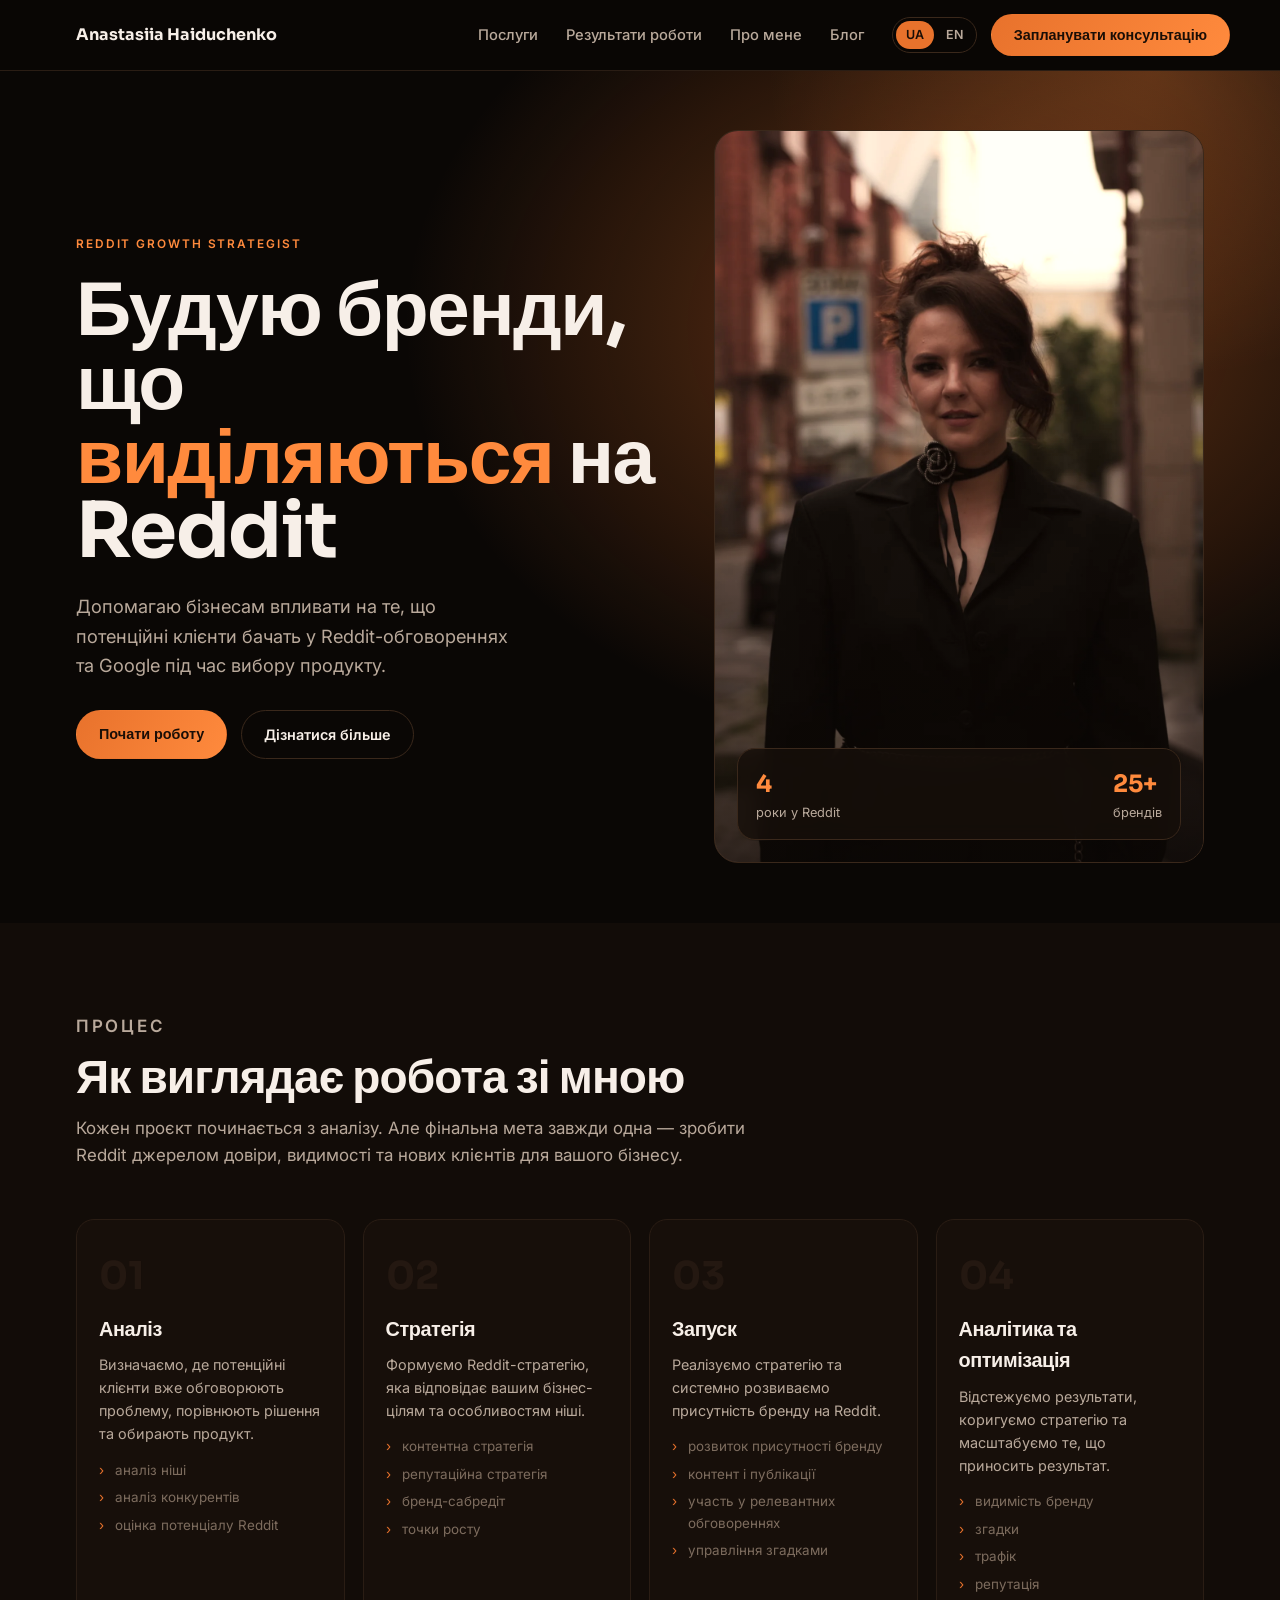
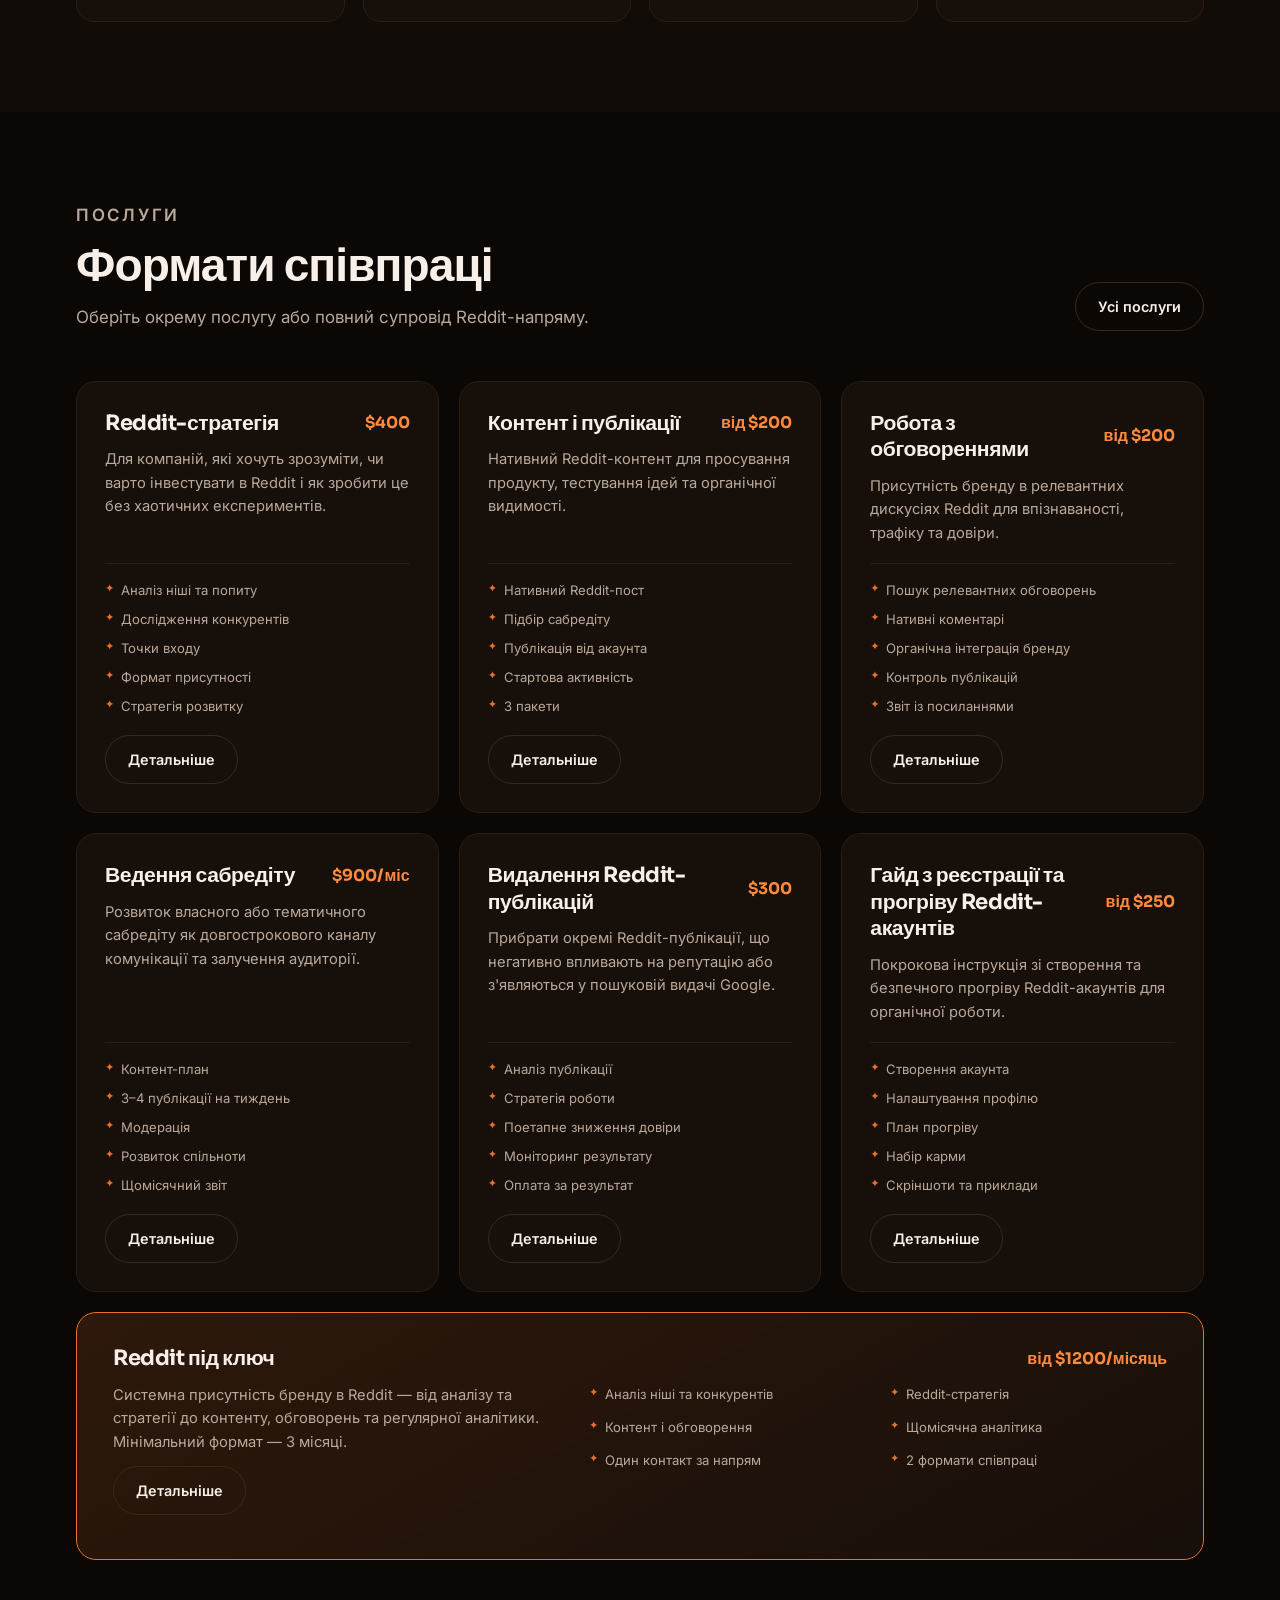
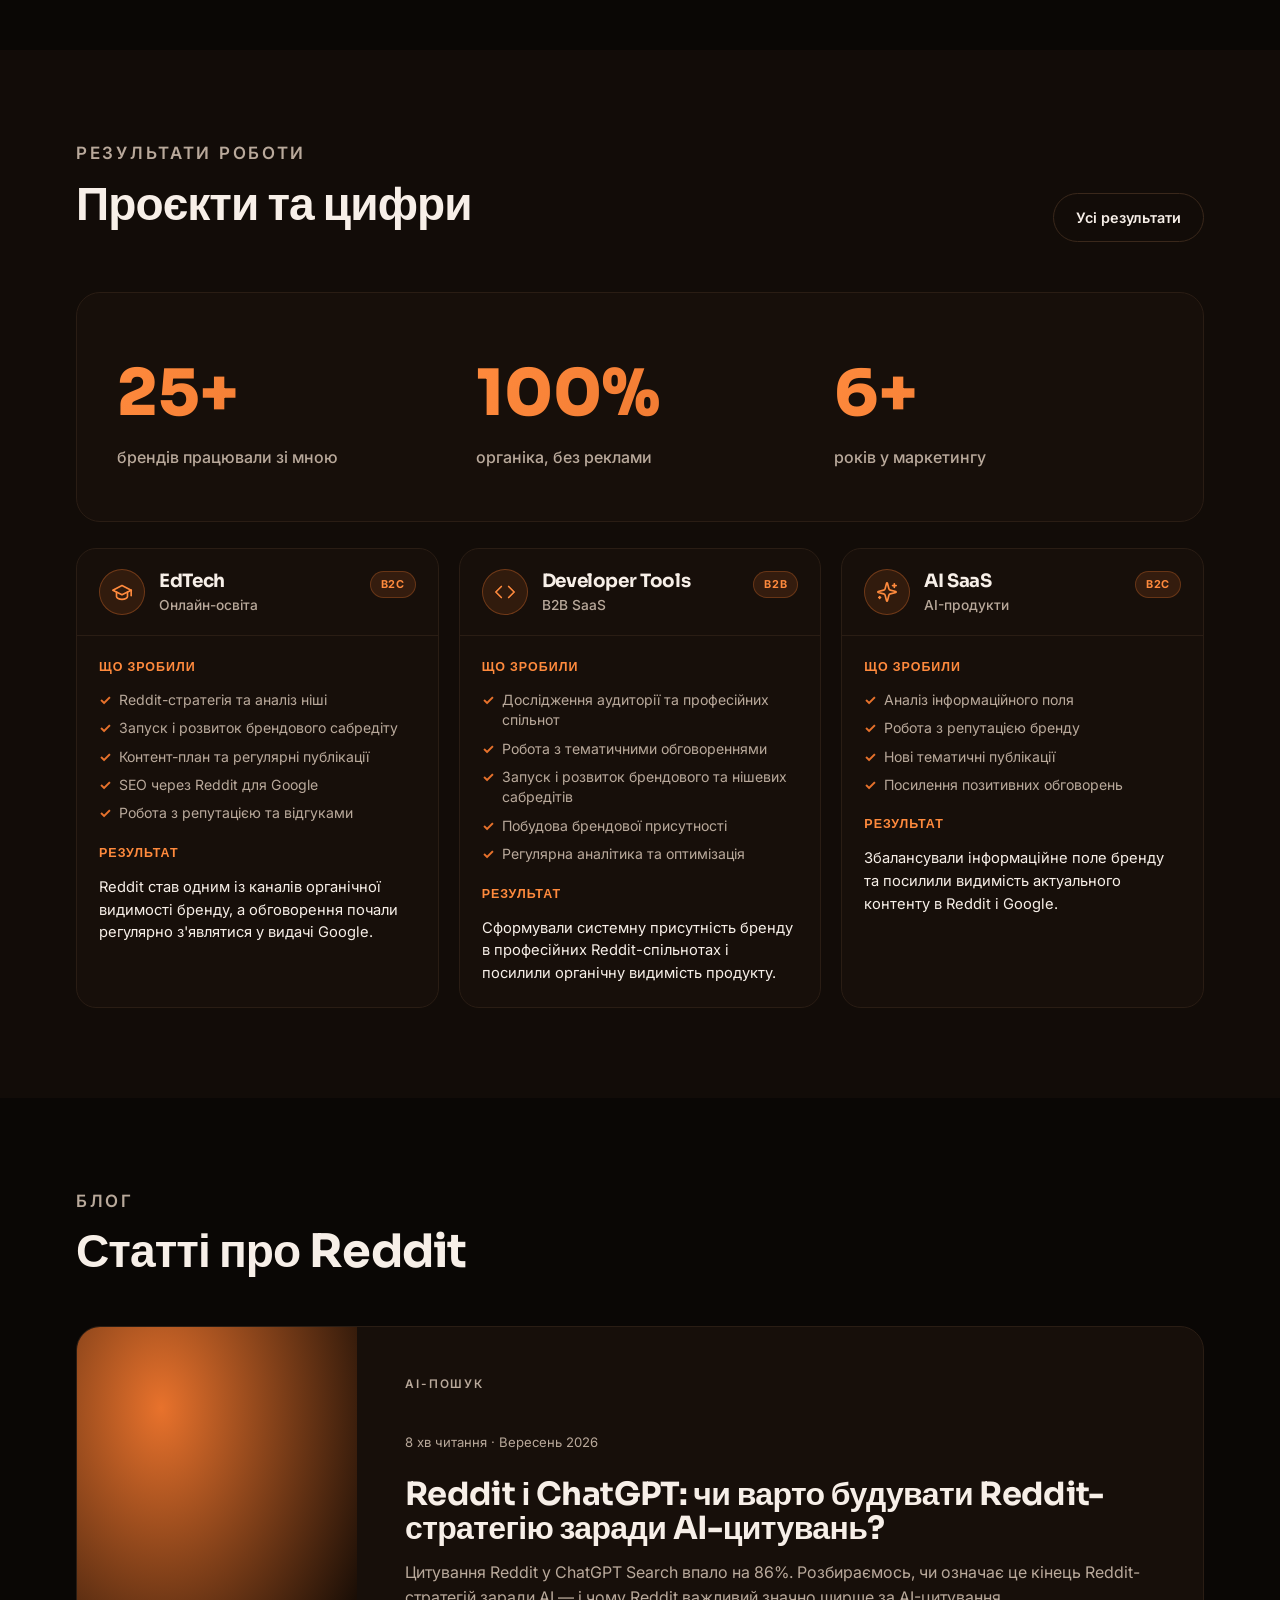
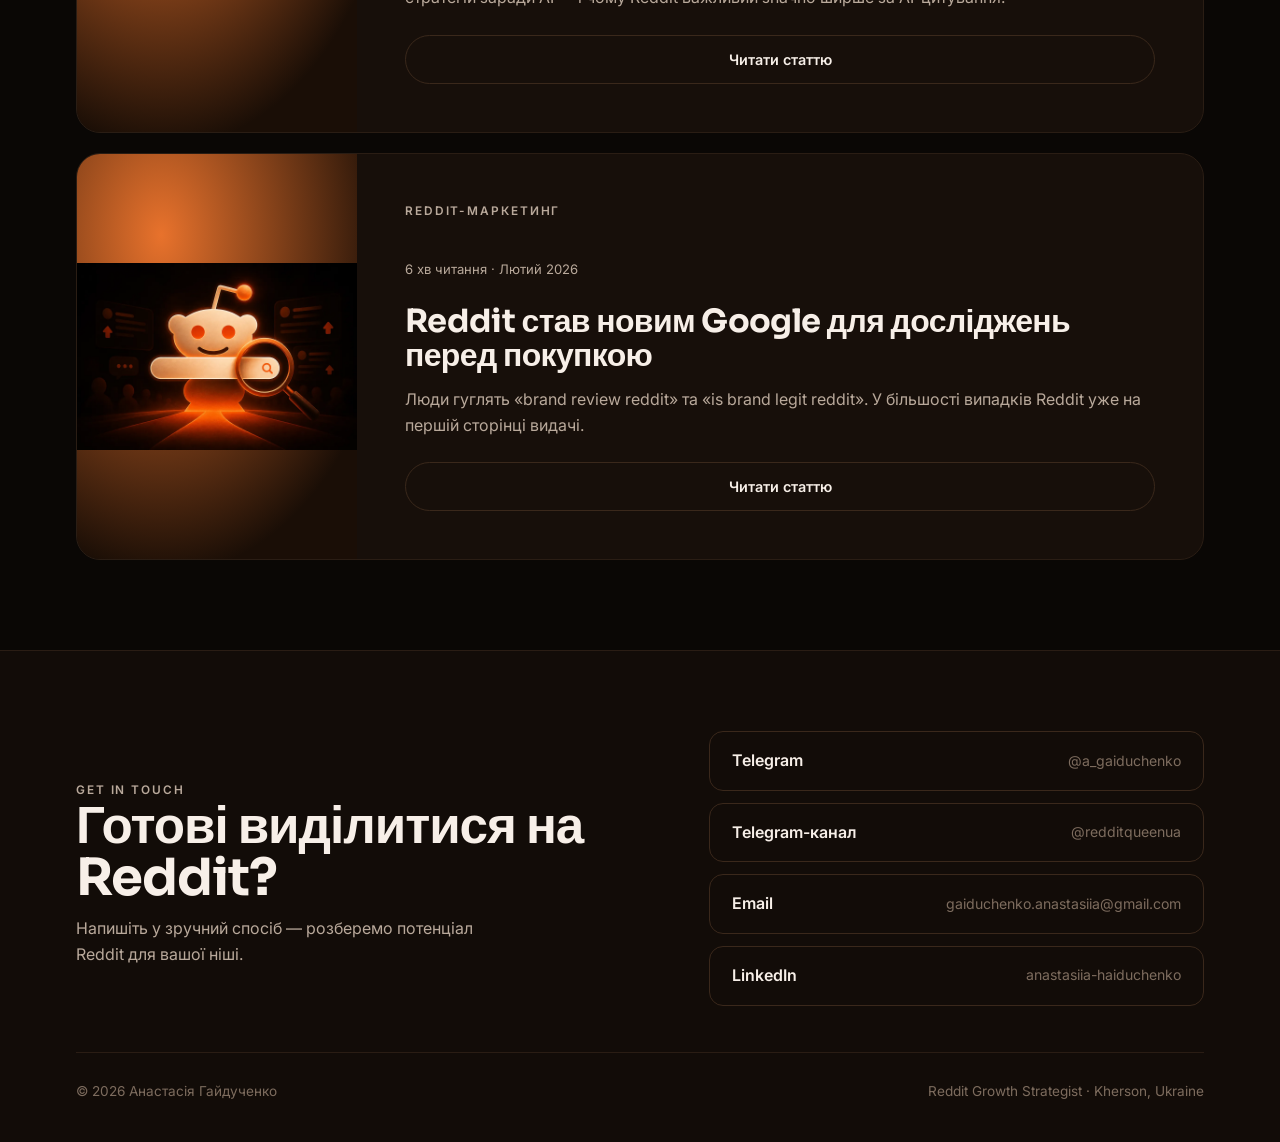
<file: index.html>
<!doctype html>
<html lang="uk" data-page="home">
  <head>
    <meta charset="UTF-8" />
    <meta name="viewport" content="width=device-width, initial-scale=1.0" />
    <meta name="theme-color" content="#0a0705" />
    <meta name="color-scheme" content="dark" />
    <style>
      html {
        background-color: #0a0705;
        color-scheme: dark;
      }
      body {
        background-color: #0a0705;
        color: #f7efe8;
      }
    </style>
    <script>
      try {
        if (sessionStorage.getItem("reddit-nav"))
          document.documentElement.classList.add("nav-enter");
      } catch (e) {}
    </script>
    <link rel="icon" type="image/svg+xml" href="favicon.svg" />
    <link rel="stylesheet" href="css/style.css" />
    <title>Anastasiia Haiduchenko | Reddit Marketing Expert</title>
    <meta
      name="description"
      id="meta-description"
      content="Допомагаю бізнесам впливати на те, що потенційні клієнти бачать у Reddit-обговореннях та Google під час вибору продукту."
    />
    <meta name="author" content="Anastasiia Haiduchenko" />
    <meta
      name="robots"
      content="index, follow, max-image-preview:large, max-snippet:-1, max-video-preview:-1"
    />
    <link
      rel="canonical"
      href="https://gaiduchenkoanastasiia.github.io/reddit/"
    />
    <link
      rel="alternate"
      hreflang="uk"
      href="https://gaiduchenkoanastasiia.github.io/reddit/"
    />
    <link
      rel="alternate"
      hreflang="en"
      href="https://gaiduchenkoanastasiia.github.io/reddit/?lang=en"
    />
    <link
      rel="alternate"
      hreflang="x-default"
      href="https://gaiduchenkoanastasiia.github.io/reddit/"
    />
    <meta property="og:type" content="website" />
    <meta
      property="og:url"
      content="https://gaiduchenkoanastasiia.github.io/reddit/"
    />
    <meta
      property="og:title"
      id="og-title"
      content="Anastasiia Haiduchenko | Reddit Marketing Expert"
    />
    <meta
      property="og:description"
      id="og-description"
      content="Перетворюю Reddit на канал трафіку, довіри й продажів для брендів."
    />
    <meta
      property="og:image"
      content="https://gaiduchenkoanastasiia.github.io/reddit/assets/images/profile-photo-og.png"
    />
    <meta property="og:image:width" content="1200" />
    <meta property="og:image:height" content="630" />
    <meta
      property="og:image:alt"
      content="Anastasiia Haiduchenko — Reddit Growth Strategist"
    />
    <meta property="og:locale" content="uk_UA" />
    <meta name="twitter:card" content="summary_large_image" />
    <meta
      name="twitter:title"
      id="twitter-title"
      content="Anastasiia Haiduchenko | Reddit Marketing Expert"
    />
    <meta
      name="twitter:description"
      id="twitter-description"
      content="Перетворюю Reddit на канал трафіку, довіри й продажів для брендів."
    />
    <meta
      name="twitter:image"
      content="https://gaiduchenkoanastasiia.github.io/reddit/assets/images/profile-photo-og.png"
    />
    <link rel="preconnect" href="https://fonts.googleapis.com" />
    <link rel="preconnect" href="https://fonts.gstatic.com" crossorigin />
    <link
      href="https://fonts.googleapis.com/css2?family=Sora:wght@400;500;600;700;800&family=Inter:wght@400;500;600&display=swap"
      rel="stylesheet"
    />
    <script type="application/ld+json">
      {
        "@context": "https://schema.org",
        "@type": "ProfessionalService",
        "name": "Anastasiia Haiduchenko - Reddit Marketing Expert",
        "url": "https://gaiduchenkoanastasiia.github.io/reddit/",
        "image": "https://gaiduchenkoanastasiia.github.io/reddit/assets/images/profile-photo-og.png",
        "founder": {
          "@type": "Person",
          "name": "Anastasiia Haiduchenko",
          "jobTitle": "Reddit Growth Strategist",
          "sameAs": [
            "https://www.linkedin.com/in/anastasiia-haiduchenko",
            "https://t.me/a_gaiduchenko"
          ]
        },
        "contactPoint": {
          "@type": "ContactPoint",
          "email": "gaiduchenko.anastasiia@gmail.com",
          "contactType": "customer service",
          "availableLanguage": ["Ukrainian", "English"]
        }
      }
    </script>
    <meta
      name="google-site-verification"
      content="BOTQHoWYb_hEDfc6YKtxqI09T0WTX3mS2I3vqTyA6_I"
    />
  </head>
  <body class="page-home">
    <script src="js/lang-boot.js"></script>
    <script src="js/lang-chrome.js"></script>
    <header class="site-header" id="site-header">
      <div class="container site-header__inner">
        <a href="./" class="site-brand" data-i18n="navBrand"
          >Anastasiia Haiduchenko</a
        >
        <button
          type="button"
          class="site-nav-toggle"
          id="site-nav-toggle"
          aria-expanded="false"
          aria-controls="site-nav-panel"
        >
          <span class="visually-hidden" data-i18n="navMenuToggle"
            >Відкрити меню</span
          >
          <span class="site-nav-toggle__bar" aria-hidden="true"></span>
          <span class="site-nav-toggle__bar" aria-hidden="true"></span>
          <span class="site-nav-toggle__bar" aria-hidden="true"></span>
        </button>
      </div>
    </header>

    <div class="site-nav-panel" id="site-nav-panel">
      <nav class="site-nav" data-i18n-aria="navMenuLabel">
        <ul class="site-nav__list">
          <li>
            <a href="services/" class="site-nav__link" data-i18n="navServices"
              >Послуги</a
            >
          </li>
          <li>
            <a href="work/" class="site-nav__link" data-i18n="navWork"
              >Результати роботи</a
            >
          </li>
          <li>
            <a href="about/" class="site-nav__link" data-i18n="navAbout"
              >Про мене</a
            >
          </li>
          <li>
            <a href="blog/" class="site-nav__link" data-i18n="navBlog">Блог</a>
          </li>
        </ul>
        <div class="site-header__actions">
          <div
            id="lang-switcher"
            class="lang-switcher"
            role="group"
            aria-label="Language"
          >
            <button type="button" id="lang-switch-ua" aria-pressed="true">
              UA
            </button>
            <button type="button" id="lang-switch-en" aria-pressed="false">
              EN
            </button>
          </div>
          <button
            type="button"
            class="btn btn-primary site-header__cta"
            data-contact-modal
            data-i18n="heroCtaPrimary"
          >
            Запланувати консультацію
          </button>
        </div>
      </nav>
    </div>

    <div class="page-transition-shell" id="page-content">
      <section class="hero" id="hero">
        <div class="container hero-grid">
          <div>
            <p class="eyebrow" data-i18n="heroEyebrow">
              Reddit Growth Strategist
            </p>
            <h1 class="hero__title">
              <span data-i18n="heroTitleLine1">Будую бренди, що</span>
              <span class="hero__title-accent" data-i18n="heroTitleAccent"
                >виділяються</span
              >
              <span data-i18n="heroTitleLine2">на Reddit</span>
            </h1>
            <p class="hero__lead" data-i18n="heroDescription">
              Допомагаю бізнесам впливати на те, що потенційні клієнти бачать у
              Reddit-обговореннях та Google під час вибору продукту.
            </p>
            <div class="hero__actions">
              <button
                type="button"
                class="btn btn-primary"
                data-contact-modal
                data-i18n="heroCtaStart"
              >
                Почати роботу
              </button>
              <a
                href="services/"
                class="btn btn-ghost"
                data-i18n="heroCtaSecondary"
                >Дізнатися більше</a
              >
            </div>
          </div>
          <div class="hero-photo">
            <picture>
              <source
                srcset="assets/images/profile-photo.webp"
                type="image/webp"
              />
              <img
                src="assets/images/profile-photo.jpg"
                alt="Anastasiia Haiduchenko"
                width="1200"
                height="1800"
                fetchpriority="high"
                decoding="async"
                data-i18n-alt="aboutPhotoAlt"
              />
            </picture>
            <div class="float-card">
              <div>
                <div class="float-card__num" data-i18n="heroStat1Num">4</div>
                <div class="float-card__label" data-i18n="heroStat1Label">
                  роки у Reddit
                </div>
              </div>
              <div>
                <div class="float-card__num" data-i18n="heroStat2Num">25+</div>
                <div class="float-card__label" data-i18n="heroStat2Label">
                  брендів
                </div>
              </div>
            </div>
          </div>
        </div>
      </section>

      <section class="sec sec--alt" id="process">
        <div class="container">
          <div class="sec-head">
            <p class="eyebrow" data-i18n="processEyebrow">Процес</p>
            <h2 data-i18n="processTitle">Як виглядає робота зі мною</h2>
            <p data-i18n="processLead">
              Кожен проєкт починається з аналізу. Але фінальна мета завжди одна
              — зробити Reddit джерелом довіри, видимості та нових клієнтів для
              вашого бізнесу.
            </p>
          </div>
          <div class="process-grid">
            <article class="phase">
              <div class="phase__num">01</div>
              <h3 data-i18n="process1Title">Аналіз</h3>
              <p data-i18n="process1Desc">
                Визначаємо, де потенційні клієнти вже обговорюють проблему,
                порівнюють рішення та обирають продукт.
              </p>
              <ul data-i18n-list="process1Points">
                <li>аналіз ніші</li>
                <li>аналіз конкурентів</li>
                <li>оцінка потенціалу Reddit</li>
              </ul>
            </article>
            <article class="phase">
              <div class="phase__num">02</div>
              <h3 data-i18n="process2Title">Стратегія</h3>
              <p data-i18n="process2Desc">
                Формуємо Reddit-стратегію, яка відповідає вашим бізнес-цілям та
                особливостям ніші.
              </p>
              <ul data-i18n-list="process2Points">
                <li>контент</li>
                <li>репутація</li>
                <li>точки росту</li>
              </ul>
            </article>
            <article class="phase">
              <div class="phase__num">03</div>
              <h3 data-i18n="process3Title">Запуск</h3>
              <p data-i18n="process3Desc">
                Реалізуємо стратегію та системно розвиваємо присутність бренду
                на Reddit.
              </p>
              <ul data-i18n-list="process3Points">
                <li>розвиток присутності бренду</li>
                <li>контент і публікації</li>
                <li>участь у релевантних обговореннях</li>
                <li>управління згадками</li>
              </ul>
            </article>
            <article class="phase">
              <div class="phase__num">04</div>
              <h3 data-i18n="process4Title">Аналітика</h3>
              <p data-i18n="process4Desc">Масштабуємо те, що працює.</p>
              <ul data-i18n-list="process4Points">
                <li>трафік</li>
                <li>видимість</li>
                <li>репутація</li>
              </ul>
            </article>
          </div>
        </div>
      </section>

      <section class="sec" id="services">
        <div class="container">
          <div class="sec-head sec-head--row">
            <div>
              <p class="eyebrow" data-i18n="servicesEyebrow">Послуги</p>
              <h2 data-i18n="servicesPreviewTitle">Формати співпраці</h2>
              <p data-i18n="servicesPreviewLead">
                Оберіть окрему послугу або повний супровід Reddit-напряму.
              </p>
            </div>
            <a
              href="services/"
              class="btn btn-ghost"
              data-i18n="servicesPreviewCta"
              >Усі послуги</a
            >
          </div>
          <div class="cards">
            <article class="svc">
              <div class="svc-top">
                <h3 data-i18n="serviceStrategyTitle">Reddit-стратегія</h3>
                <span class="price" data-i18n="serviceStrategyPrice">$400</span>
              </div>
              <p class="desc" data-i18n="serviceStrategyDesc">
                Для бізнесів, які хочуть зрозуміти потенціал Reddit перед
                запуском.
              </p>
              <ul class="svc-feats" data-i18n-list="serviceStrategyFeatures">
                <li>аудит ніші</li>
                <li>точки входу</li>
                <li>план</li>
                <li>ризики</li>
              </ul>
              <a
                href="services/#service-strategy"
                class="btn btn-ghost svc__cta"
                data-i18n="btnDetails"
                >Детальніше</a
              >
            </article>
            <article class="svc">
              <div class="svc-top">
                <h3 data-i18n="serviceContentTitle">Контент і публікації</h3>
                <span class="price" data-i18n="serviceContentPrice"
                  >від $200</span
                >
              </div>
              <p class="desc" data-i18n="serviceContentDesc">
                Нативні пости та коментарі, які виглядають природно.
              </p>
              <ul class="svc-feats" data-i18n-list="serviceContentFeatures">
                <li>пости</li>
                <li>коментарі</li>
                <li>апвоути</li>
                <li>3 пакети</li>
              </ul>
              <a
                href="services/#service-content"
                class="btn btn-ghost svc__cta"
                data-i18n="btnDetails"
                >Детальніше</a
              >
            </article>
            <article class="svc">
              <div class="svc-top">
                <h3 data-i18n="serviceDiscussionsTitle">
                  Робота з обговореннями
                </h3>
                <span class="price" data-i18n="serviceDiscussionsPrice"
                  >від $200</span
                >
              </div>
              <p class="desc" data-i18n="serviceDiscussionsDesc">
                Участь у релевантних тредах для видимості бренду.
              </p>
              <ul class="svc-feats" data-i18n-list="serviceDiscussionsFeatures">
                <li>моніторинг</li>
                <li>відповіді</li>
                <li>згадки</li>
                <li>контекст</li>
              </ul>
              <a
                href="services/#service-discussions"
                class="btn btn-ghost svc__cta"
                data-i18n="btnDetails"
                >Детальніше</a
              >
            </article>
            <article class="svc">
              <div class="svc-top">
                <h3 data-i18n="serviceSubredditTitle">Управління сабредітом</h3>
                <span class="price" data-i18n="serviceSubredditPrice"
                  >$900/міс</span
                >
              </div>
              <p class="desc" data-i18n="serviceSubredditDesc">
                Комплексне ведення брендового або тематичного сабредіту.
              </p>
              <ul class="svc-feats" data-i18n-list="serviceSubredditFeatures">
                <li>контент</li>
                <li>модерація</li>
                <li>ріст</li>
                <li>звіти</li>
              </ul>
              <a
                href="services/#service-subreddit"
                class="btn btn-ghost svc__cta"
                data-i18n="btnDetails"
                >Детальніше</a
              >
            </article>
            <article class="svc">
              <div class="svc-top">
                <h3 data-i18n="serviceRemovalTitle">
                  Видалення Reddit-публікацій
                </h3>
                <span class="price" data-i18n="serviceRemovalPrice">$300</span>
              </div>
              <p class="desc" data-i18n="serviceRemovalDesc">
                Прибрати окремі Reddit-публікації, що негативно впливають на
                репутацію.
              </p>
              <ul class="svc-feats" data-i18n-list="serviceRemovalFeatures">
                <li>аналіз</li>
                <li>стратегія</li>
                <li>моніторинг</li>
                <li>оплата за результат</li>
              </ul>
              <a
                href="services/#service-removal"
                class="btn btn-ghost svc__cta"
                data-i18n="btnDetails"
                >Детальніше</a
              >
            </article>
            <article class="svc">
              <div class="svc-top">
                <h3 data-i18n="serviceGuideTitle">Гайд з реєстрації та прогріву Reddit-акаунтів</h3>
                <span class="price" data-i18n="serviceGuidePrice">від $250</span>
              </div>
              <p class="desc" data-i18n="serviceGuideDesc">
                Покрокова інструкція зі створення та безпечного прогріву Reddit-акаунтів для органічної роботи.
              </p>
              <ul class="svc-feats" data-i18n-list="serviceGuideFeatures"></ul>
              <a
                href="services/#service-guide"
                class="btn btn-ghost svc__cta"
                data-i18n="btnDetails"
                >Детальніше</a
              >
            </article>
            <article class="svc svc--hot">
              <div class="svc-top">
                <h3 data-i18n="serviceTurnkeyTitle">Reddit під ключ</h3>
                <span class="price" data-i18n="serviceTurnkeyPrice"
                  >від $1200/міс</span
                >
              </div>
              <p class="desc" data-i18n="serviceTurnkeyDesc">
                Комплексний супровід Reddit-напряму — від аналізу та стратегії
                до контенту, репутації та регулярної аналітики.
              </p>
              <ul class="svc-feats" data-i18n-list="serviceTurnkeyFeatures">
                <li>аналіз ніші</li>
                <li>стратегія</li>
                <li>контент</li>
                <li>репутація</li>
                <li>аналітика</li>
                <li>масштабування</li>
              </ul>
              <a
                href="services/#service-turnkey"
                class="btn btn-ghost svc__cta"
                data-i18n="btnDetails"
                >Детальніше</a
              >
            </article>
          </div>
        </div>
      </section>

      <section class="sec sec--alt" id="results">
        <div class="container">
          <div class="sec-head sec-head--row">
            <div>
              <p class="eyebrow" data-i18n="resultsEyebrow">
                Результати роботи
              </p>
              <h2 data-i18n="resultsPreviewTitle">Проєкти та цифри</h2>
            </div>
            <a href="work/" class="btn btn-ghost" data-i18n="resultsPreviewCta"
              >Усі результати</a
            >
          </div>
          <div class="band">
            <div>
              <div class="band__num">25+</div>
              <div class="band__label" data-i18n="band1">
                брендів працювали зі мною
              </div>
            </div>
            <div>
              <div class="band__num">100%</div>
              <div class="band__label" data-i18n="band2">
                органіка, без реклами
              </div>
            </div>
            <div>
              <div class="band__num">6+</div>
              <div class="band__label" data-i18n="band3">
                років у маркетингу
              </div>
            </div>
          </div>
          <div class="case-grid">
            <article class="case-card">
              <header class="case-card__head">
                <div class="case-card__head-inner">
                  <span class="case-card__icon" aria-hidden="true">
                    <svg
                      width="22"
                      height="22"
                      viewBox="0 0 24 24"
                      fill="none"
                      stroke="currentColor"
                      stroke-width="1.8"
                      stroke-linecap="round"
                      stroke-linejoin="round"
                    >
                      <path d="M22 10 12 5 2 10l10 5 10-5Z" />
                      <path d="M6 12v5c0 1.5 2.7 3 6 3s6-1.5 6-3v-5" />
                      <path d="M22 10v6" />
                    </svg>
                  </span>
                  <div class="case-card__titles">
                    <h3 class="case-card__cat" data-i18n="case1Cat">EdTech</h3>
                    <p class="case-card__niche" data-i18n="case1Niche">
                      Онлайн-освіта
                    </p>
                  </div>
                  <span class="case-card__badge" data-i18n="case1Badge"
                    >B2C</span
                  >
                </div>
              </header>
              <div class="case-card__body">
                <h4 class="case-card__section-title" data-i18n="caseDoneTitle">
                  Що зробили
                </h4>
                <ul class="case-card__list" data-i18n-list="case1Done">
                  <li>Reddit-стратегія та аналіз ніші</li>
                  <li>Запуск і розвиток брендового сабредіту</li>
                  <li>Контент-план та регулярні публікації</li>
                  <li>SEO через Reddit для Google</li>
                  <li>Робота з репутацією та відгуками</li>
                </ul>
                <h4
                  class="case-card__section-title"
                  data-i18n="caseResultTitle"
                >
                  Результат
                </h4>
                <p class="case-card__result" data-i18n="case1Result">
                  Reddit став одним із каналів органічної видимості бренду, а
                  обговорення почали регулярно з'являтися у видачі Google.
                </p>
              </div>
            </article>
            <article class="case-card">
              <header class="case-card__head">
                <div class="case-card__head-inner">
                  <span class="case-card__icon" aria-hidden="true">
                    <svg
                      width="22"
                      height="22"
                      viewBox="0 0 24 24"
                      fill="none"
                      stroke="currentColor"
                      stroke-width="1.8"
                      stroke-linecap="round"
                      stroke-linejoin="round"
                    >
                      <path d="m16 18 6-6-6-6" />
                      <path d="m8 6-6 6 6 6" />
                    </svg>
                  </span>
                  <div class="case-card__titles">
                    <h3 class="case-card__cat" data-i18n="case2Cat">
                      Developer Tools
                    </h3>
                    <p class="case-card__niche" data-i18n="case2Niche">
                      B2B SaaS
                    </p>
                  </div>
                  <span class="case-card__badge" data-i18n="case2Badge"
                    >B2B</span
                  >
                </div>
              </header>
              <div class="case-card__body">
                <h4 class="case-card__section-title" data-i18n="caseDoneTitle">
                  Що зробили
                </h4>
                <ul class="case-card__list" data-i18n-list="case2Done">
                  <li>Дослідження аудиторії та професійних спільнот</li>
                  <li>Робота з тематичними обговореннями</li>
                  <li>Запуск і розвиток брендового та нішевих сабредітів</li>
                  <li>Побудова брендової присутності</li>
                  <li>Регулярна аналітика та оптимізація</li>
                </ul>
                <h4
                  class="case-card__section-title"
                  data-i18n="caseResultTitle"
                >
                  Результат
                </h4>
                <p class="case-card__result" data-i18n="case2Result">
                  Сформували системну присутність бренду в професійних
                  Reddit-спільнотах і посилили органічну видимість продукту.
                </p>
              </div>
            </article>
            <article class="case-card">
              <header class="case-card__head">
                <div class="case-card__head-inner">
                  <span class="case-card__icon" aria-hidden="true">
                    <svg
                      width="22"
                      height="22"
                      viewBox="0 0 24 24"
                      fill="none"
                      stroke="currentColor"
                      stroke-width="1.8"
                      stroke-linecap="round"
                      stroke-linejoin="round"
                    >
                      <path
                        d="M9.937 15.5A2 2 0 0 0 8.5 14.063l-6.135-1.582a.5.5 0 0 1 0-.962L8.5 9.936A2 2 0 0 0 9.937 8.5l1.582-6.135a.5.5 0 0 1 .963 0L14.063 8.5A2 2 0 0 0 15.5 9.937l6.135 1.581a.5.5 0 0 1 0 .964L15.5 14.063a2 2 0 0 0-1.437 1.437l-1.582 6.135a.5.5 0 0 1-.963 0z"
                      />
                      <path d="M20 3v4" />
                      <path d="M22 5h-4" />
                      <path d="M4 17v2" />
                      <path d="M5 18H3" />
                    </svg>
                  </span>
                  <div class="case-card__titles">
                    <h3 class="case-card__cat" data-i18n="case3Cat">AI SaaS</h3>
                    <p class="case-card__niche" data-i18n="case3Niche">
                      AI-продукти
                    </p>
                  </div>
                  <span class="case-card__badge" data-i18n="case3Badge"
                    >B2C</span
                  >
                </div>
              </header>
              <div class="case-card__body">
                <h4 class="case-card__section-title" data-i18n="caseDoneTitle">
                  Що зробили
                </h4>
                <ul class="case-card__list" data-i18n-list="case3Done">
                  <li>Аналіз інформаційного поля</li>
                  <li>Робота з репутацією бренду</li>
                  <li>Нові тематичні публікації</li>
                  <li>Посилення позитивних обговорень</li>
                </ul>
                <h4
                  class="case-card__section-title"
                  data-i18n="caseResultTitle"
                >
                  Результат
                </h4>
                <p class="case-card__result" data-i18n="case3Result">
                  Збалансували інформаційне поле бренду та посилили видимість
                  актуального контенту в Reddit і Google.
                </p>
              </div>
            </article>
          </div>
        </div>
      </section>

      <section class="sec" id="blog">
        <div class="container">
          <div class="sec-head">
            <p class="eyebrow" data-i18n="blogEyebrow">Блог</p>
            <h2 data-i18n="blogPreviewTitle">Статті про Reddit</h2>
          </div>
          <div class="blog-list">
            <article class="blog-card">
              <div class="blog-card__img" aria-hidden="true"></div>
              <div class="blog-card__body">
                <p class="eyebrow" data-i18n="blogArticle2Tag">
                  AI-пошук
                </p>
                <p class="blog-card__meta" data-i18n="blogArticle2Meta">
                  8 хв читання · Вересень 2026
                </p>
                <h3 data-i18n="blogArticle2Title">
                  Reddit і ChatGPT: чи варто будувати Reddit-стратегію заради AI-цитувань?
                </h3>
                <p data-i18n="blogArticle2Excerpt">
                  Цитування Reddit у ChatGPT Search впало на 86%. Розбираємось,
                  чи означає це кінець Reddit-стратегій заради AI — і чому
                  Reddit важливий значно ширше за AI-цитування.
                </p>
                <a
                  href="blog/reddit-chatgpt-ai-search/"
                  class="btn btn-ghost"
                  data-i18n="blogReadMore"
                  >Читати статтю</a
                >
              </div>
            </article>
            <article class="blog-card">
              <div class="blog-card__img">
                <picture>
                  <source
                    srcset="assets/images/blog-reddit-google.webp"
                    type="image/webp"
                  />
                  <img
                    src="assets/images/blog-reddit-google.jpg"
                    alt=""
                    width="1200"
                    height="800"
                    loading="lazy"
                    decoding="async"
                    data-i18n-alt="blogArticle1CoverAlt"
                  />
                </picture>
              </div>
              <div class="blog-card__body">
                <p class="eyebrow" data-i18n="blogArticle1Tag">
                  Reddit-маркетинг
                </p>
                <p class="blog-card__meta" data-i18n="blogArticle1Meta">
                  6 хв читання · Лютий 2026
                </p>
                <h3 data-i18n="blogArticle1Title">
                  Reddit став новим Google для досліджень перед покупкою
                </h3>
                <p data-i18n="blogArticle1Excerpt">
                  Люди гуглять «brand review reddit» та «is brand legit
                  reddit». У більшості випадків Reddit уже на першій сторінці
                  видачі.
                </p>
                <a
                  href="blog/reddit-novyj-google/"
                  class="btn btn-ghost"
                  data-i18n="blogReadMore"
                  >Читати статтю</a
                >
              </div>
            </article>
          </div>
        </div>
      </section>
    </div>

    <footer class="site-footer" id="contact">
      <div class="container">
        <div class="foot-cta">
          <div>
            <p class="eyebrow" data-i18n="footerEyebrow">Get in touch</p>
            <h2 data-i18n="footerTitle">Готові виділитися на Reddit?</h2>
            <p data-i18n="footerLead">
              Напишіть у зручний спосіб — розберемо потенціал Reddit для вашої
              ніші.
            </p>
          </div>
          <div class="contacts">
            <a
              href="https://t.me/a_gaiduchenko"
              class="contact-link"
              target="_blank"
              rel="noopener noreferrer"
            >
              <span>Telegram</span
              ><span class="contact-link__handle">@a_gaiduchenko</span>
            </a>
            <a
              href="https://t.me/redditqueenua"
              class="contact-link"
              target="_blank"
              rel="noopener noreferrer"
            >
              <span data-i18n="contactChannelLabel">Telegram-канал</span
              ><span
                class="contact-link__handle"
                data-i18n="contactChannelHandle"
                >@redditqueenua</span
              >
            </a>
            <a
              href="mailto:gaiduchenko.anastasiia@gmail.com"
              class="contact-link"
            >
              <span>Email</span
              ><span class="contact-link__handle"
                >gaiduchenko.anastasiia@gmail.com</span
              >
            </a>
            <a
              href="https://www.linkedin.com/in/anastasiia-haiduchenko"
              class="contact-link"
              target="_blank"
              rel="noopener noreferrer"
            >
              <span>LinkedIn</span
              ><span class="contact-link__handle">anastasiia-haiduchenko</span>
            </a>
          </div>
        </div>
        <div class="foot-bottom">
          <span data-i18n="footerCopy">© 2026 Анастасія Гайдученко</span>
          <span data-i18n="footerLocation"
            >Reddit Growth Strategist · Kherson, Ukraine</span
          >
        </div>
      </div>
    </footer>

    <div
      id="contact-modal"
      class="contact-modal"
      aria-hidden="true"
      role="dialog"
      aria-modal="true"
      aria-labelledby="contact-modal-title"
    >
      <div
        class="contact-modal__overlay"
        data-contact-modal-close
        tabindex="-1"
      ></div>
      <div class="contact-modal__dialog">
        <button
          type="button"
          class="contact-modal__close"
          data-contact-modal-close
          data-i18n-aria="modalClose"
        >
          &times;
        </button>
        <h2
          id="contact-modal-title"
          class="contact-modal__title"
          data-i18n="contactModalTitle"
        >
          Зв'яжіться зі мною
        </h2>
        <p class="contact-modal__lead" data-i18n="contactModalLead">
          Готова обговорити ваш проєкт. Оберіть зручний спосіб зв'язку.
        </p>
        <div class="contacts">
          <a
            href="https://t.me/a_gaiduchenko"
            class="contact-link"
            target="_blank"
            rel="noopener noreferrer"
          >
            <span>Telegram</span
            ><span class="contact-link__handle">@a_gaiduchenko</span>
          </a>
          <a
            href="https://t.me/redditqueenua"
            class="contact-link"
            target="_blank"
            rel="noopener noreferrer"
          >
            <span data-i18n="contactChannelLabel">Telegram-канал</span
            ><span class="contact-link__handle" data-i18n="contactChannelHandle"
              >@redditqueenua</span
            >
          </a>
          <a
            href="mailto:gaiduchenko.anastasiia@gmail.com"
            class="contact-link"
          >
            <span>Email</span
            ><span class="contact-link__handle"
              >gaiduchenko.anastasiia@gmail.com</span
            >
          </a>
          <a
            href="https://www.linkedin.com/in/anastasiia-haiduchenko"
            class="contact-link"
            target="_blank"
            rel="noopener noreferrer"
          >
            <span>LinkedIn</span
            ><span class="contact-link__handle">anastasiia-haiduchenko</span>
          </a>
        </div>
      </div>
    </div>

    <script src="js/translations.js"></script>
    <script src="js/site.js"></script>
    <script src="js/i18n.js"></script>
    <script src="js/main.js"></script>
  </body>
</html>
</file>
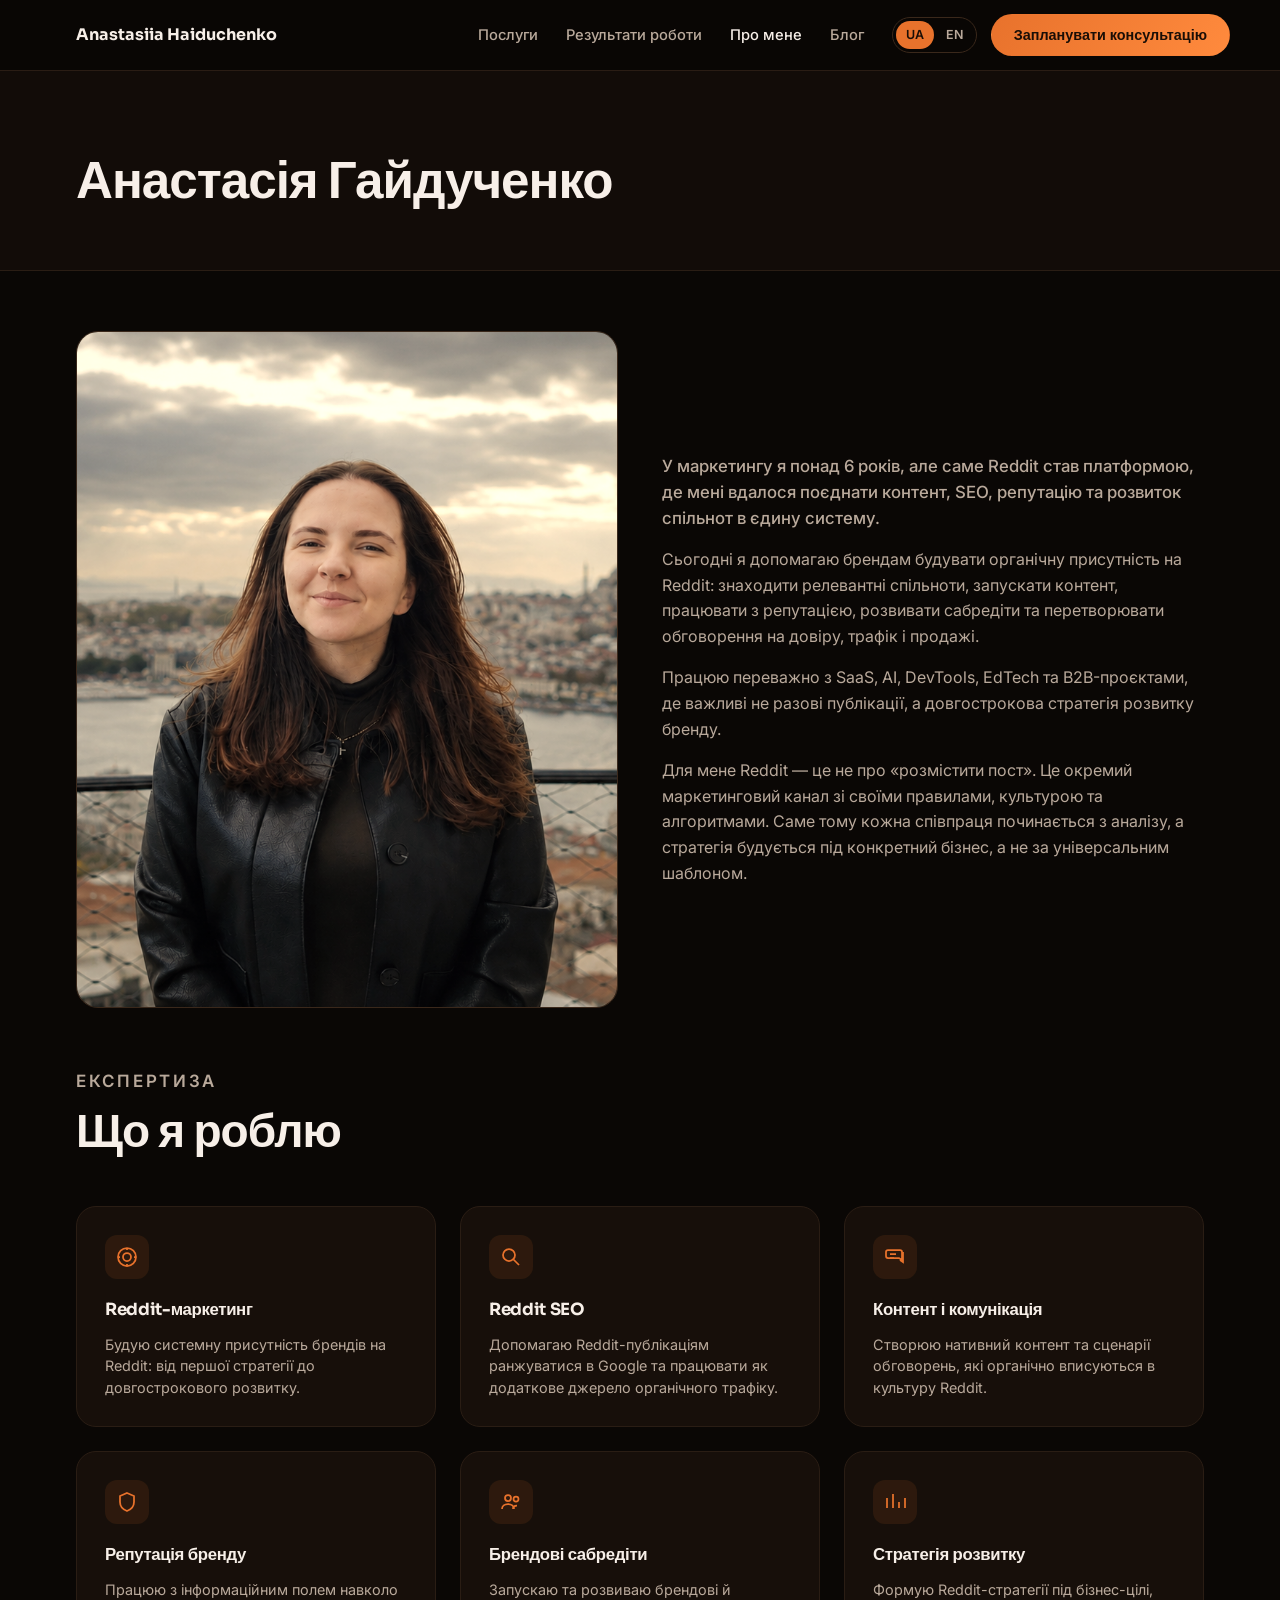
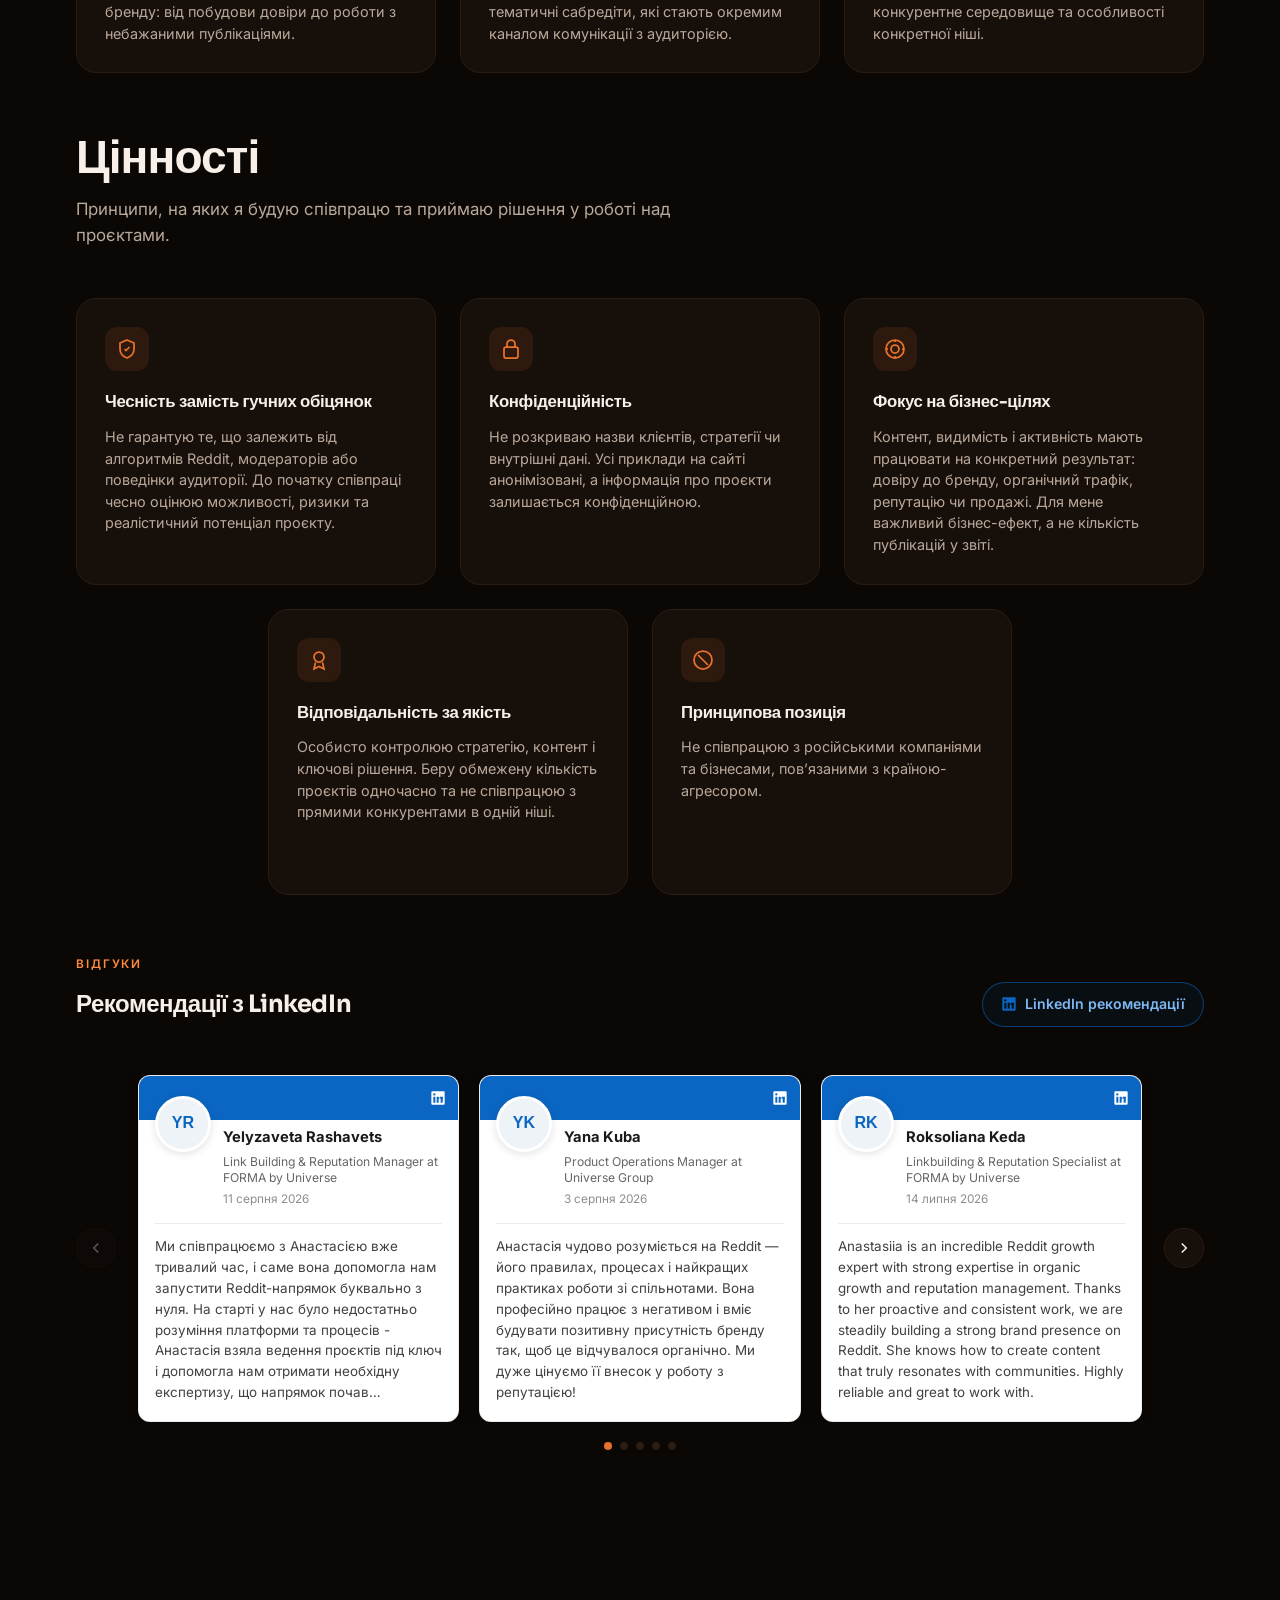
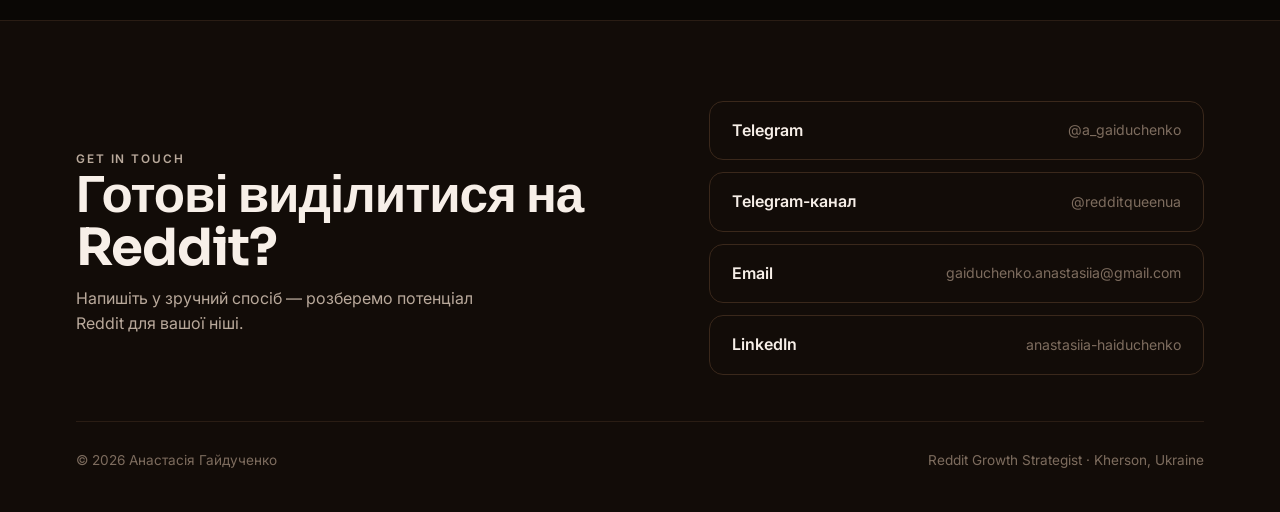
<file: about/index.html>
<!doctype html>
<html lang="uk" data-page="about">
  <head>
    <meta charset="UTF-8" />
    <meta name="viewport" content="width=device-width, initial-scale=1.0" />
    <meta name="theme-color" content="#0a0705" />
    <meta name="color-scheme" content="dark" />
    <style>html{background-color:#0a0705;color-scheme:dark}body{background-color:#0a0705;color:#f7efe8}</style>
    <script>try{if(sessionStorage.getItem('reddit-nav'))document.documentElement.classList.add('nav-enter');}catch(e){}</script>
    <link rel="icon" type="image/svg+xml" href="../favicon.svg" />
    <link rel="stylesheet" href="../css/style.css" />
    <title>Про мене | Anastasiia Haiduchenko</title>
    <meta name="description" id="meta-description" content="Анастасія Гайдученко — Reddit Growth Strategist з 8+ роками досвіду в маркетингу." />
    <meta name="author" content="Anastasiia Haiduchenko" />
    <meta name="robots" content="index, follow" />
    <link rel="canonical" href="https://gaiduchenkoanastasiia.github.io/reddit/about/" />
    <link rel="preconnect" href="https://fonts.googleapis.com" />
    <link rel="preconnect" href="https://fonts.gstatic.com" crossorigin />
    <link href="https://fonts.googleapis.com/css2?family=Sora:wght@400;500;600;700;800&family=Inter:wght@400;500;600&display=swap" rel="stylesheet" />
  </head>
  <body class="page-inner page-about">
    <script src="../js/lang-boot.js"></script>
    <script src="../js/lang-chrome.js"></script>
    <header class="site-header" id="site-header">
      <div class="container site-header__inner">
        <a href="../" class="site-brand" data-i18n="navBrand">Anastasiia Haiduchenko</a>
        <button type="button" class="site-nav-toggle" id="site-nav-toggle" aria-expanded="false" aria-controls="site-nav-panel">
          <span class="visually-hidden" data-i18n="navMenuToggle">Відкрити меню</span>
          <span class="site-nav-toggle__bar" aria-hidden="true"></span>
          <span class="site-nav-toggle__bar" aria-hidden="true"></span>
          <span class="site-nav-toggle__bar" aria-hidden="true"></span>
        </button>
      </div>
    </header>

    <div class="site-nav-panel" id="site-nav-panel">
      <nav class="site-nav" data-i18n-aria="navMenuLabel">
        <ul class="site-nav__list">
          <li><a href="../services/" class="site-nav__link" data-i18n="navServices">Послуги</a></li>
          <li><a href="../work/" class="site-nav__link" data-i18n="navWork">Результати роботи</a></li>
          <li><a href="../about/" class="site-nav__link" data-i18n="navAbout">Про мене</a></li>
          <li><a href="../blog/" class="site-nav__link" data-i18n="navBlog">Блог</a></li>
        </ul>
        <div class="site-header__actions">
          <div id="lang-switcher" class="lang-switcher" role="group" aria-label="Language">
            <button type="button" id="lang-switch-ua" aria-pressed="true">UA</button>
            <button type="button" id="lang-switch-en" aria-pressed="false">EN</button>
          </div>
          <button type="button" class="btn btn-primary site-header__cta" data-contact-modal data-i18n="heroCtaPrimary">Запланувати консультацію</button>
        </div>
      </nav>
    </div>

    <div class="page-transition-shell" id="page-content">
      <section class="page-hero">
        <div class="container">
          <h1 class="page-hero__title" data-i18n="aboutName">Анастасія Гайдученко</h1>
        </div>
      </section>

      <main class="page-main">
        <div class="container about-grid" style="margin-bottom:60px">
          <div class="about-photo">
            <img src="../assets/about_photo.png" alt="Anastasiia Haiduchenko" width="1433" height="1098" fetchpriority="high" decoding="async" data-i18n-alt="aboutPhotoAlt" />
          </div>
          <div class="about-intro">
            <p class="about-intro__lead" data-i18n="aboutIntro1">У маркетингу я понад 6 років, але саме Reddit став платформою, де мені вдалося поєднати контент, SEO, репутацію та розвиток спільнот в єдину систему.</p>
            <p data-i18n="aboutIntro2">Сьогодні я допомагаю брендам будувати органічну присутність на Reddit: знаходити релевантні спільноти, запускати контент, працювати з репутацією, розвивати сабредіти та перетворювати обговорення на довіру, трафік і продажі.</p>
            <p data-i18n="aboutIntro3">Працюю переважно з SaaS, AI, DevTools, EdTech та B2B-проєктами, де важливі не разові публікації, а довгострокова стратегія розвитку бренду.</p>
            <p data-i18n="aboutIntro4">Для мене Reddit — це не про «розмістити пост». Це окремий маркетинговий канал зі своїми правилами, культурою та алгоритмами. Саме тому кожна співпраця починається з аналізу, а стратегія будується під конкретний бізнес, а не за універсальним шаблоном.</p>
          </div>
        </div>

        <section class="container about-section expertise" style="margin-bottom:60px">
          <div class="sec-head">
            <p class="eyebrow" data-i18n="aboutExpertiseEyebrow">Експертиза</p>
            <h2 data-i18n="aboutExpertiseTitle">Що я роблю</h2>
          </div>
          <ul class="expertise__grid">
            <li class="expertise__card">
              <span class="expertise__icon" aria-hidden="true">
                <svg width="24" height="24" viewBox="0 0 24 24" fill="none" stroke="currentColor" stroke-width="1.75"><circle cx="12" cy="12" r="9"/><circle cx="12" cy="12" r="4"/><path d="M12 3v2M12 19v2M3 12h2M19 12h2"/></svg>
              </span>
              <h3 data-i18n="aboutExpertise1Title">Reddit-маркетинг</h3>
              <p data-i18n="aboutExpertise1Desc">Будую системну присутність брендів на Reddit: від першої стратегії до довгострокового розвитку.</p>
            </li>
            <li class="expertise__card">
              <span class="expertise__icon" aria-hidden="true">
                <svg width="24" height="24" viewBox="0 0 24 24" fill="none" stroke="currentColor" stroke-width="1.75"><circle cx="10" cy="10" r="6"/><path d="M14.5 14.5L20 20"/></svg>
              </span>
              <h3 data-i18n="aboutExpertise2Title">Reddit SEO</h3>
              <p data-i18n="aboutExpertise2Desc">Допомагаю Reddit-публікаціям ранжуватися в Google та працювати як додаткове джерело органічного трафіку.</p>
            </li>
            <li class="expertise__card">
              <span class="expertise__icon" aria-hidden="true">
                <svg width="24" height="24" viewBox="0 0 24 24" fill="none" stroke="currentColor" stroke-width="1.75"><path d="M7 9h6M7 13h4"/><path d="M5 5h12a2 2 0 012 2v8l-3-2H5a2 2 0 01-2-2V7a2 2 0 012-2z"/><path d="M17 15l3 2V7"/></svg>
              </span>
              <h3 data-i18n="aboutExpertise3Title">Контент і комунікація</h3>
              <p data-i18n="aboutExpertise3Desc">Створюю нативний контент та сценарії обговорень, які органічно вписуються в культуру Reddit.</p>
            </li>
            <li class="expertise__card">
              <span class="expertise__icon" aria-hidden="true">
                <svg width="24" height="24" viewBox="0 0 24 24" fill="none" stroke="currentColor" stroke-width="1.75"><path d="M12 3l7 3v6c0 4.5-3 7.5-7 9-4-1.5-7-4.5-7-9V6l7-3z"/></svg>
              </span>
              <h3 data-i18n="aboutExpertise4Title">Репутація бренду</h3>
              <p data-i18n="aboutExpertise4Desc">Працюю з інформаційним полем навколо бренду: від побудови довіри до роботи з небажаними публікаціями.</p>
            </li>
            <li class="expertise__card">
              <span class="expertise__icon" aria-hidden="true">
                <svg width="24" height="24" viewBox="0 0 24 24" fill="none" stroke="currentColor" stroke-width="1.75"><circle cx="9" cy="8" r="3"/><circle cx="17" cy="9" r="2.5"/><path d="M3 19c0-3 2.5-5 6-5s6 2 6 5"/><path d="M14 19c0-2 1.5-3.5 4-3.5"/></svg>
              </span>
              <h3 data-i18n="aboutExpertise5Title">Брендові сабредіти</h3>
              <p data-i18n="aboutExpertise5Desc">Запускаю та розвиваю брендові й тематичні сабредіти, які стають окремим каналом комунікації з аудиторією.</p>
            </li>
            <li class="expertise__card">
              <span class="expertise__icon" aria-hidden="true">
                <svg width="24" height="24" viewBox="0 0 24 24" fill="none" stroke="currentColor" stroke-width="1.75"><path d="M4 18V8M10 18V4M16 18v-6M22 18v-10"/></svg>
              </span>
              <h3 data-i18n="aboutExpertise6Title">Стратегія розвитку</h3>
              <p data-i18n="aboutExpertise6Desc">Формую Reddit-стратегії під бізнес-цілі, конкурентне середовище та особливості конкретної ніші.</p>
            </li>
          </ul>
        </section>

        <section class="container about-section values" style="margin-bottom:60px">
          <div class="sec-head">
            <h2 data-i18n="aboutValuesTitle">Цінності</h2>
            <p class="values__lead" data-i18n="aboutValuesLead">Принципи, на яких я будую співпрацю та приймаю рішення у роботі над проєктами.</p>
          </div>
          <ul class="values__grid">
            <li class="values__card">
              <span class="values__icon" aria-hidden="true">
                <svg width="24" height="24" viewBox="0 0 24 24" fill="none" stroke="currentColor" stroke-width="1.75"><path d="M12 3l7 3v6c0 4.5-3 7.5-7 9-4-1.5-7-4.5-7-9V6l7-3z"/><path d="M9.5 12l1.5 1.5 3.5-3.5"/></svg>
              </span>
              <h3 data-i18n="aboutValue1Title">Чесність замість гучних обіцянок</h3>
              <p data-i18n="aboutValue1Desc">Не гарантую те, що залежить від алгоритмів Reddit, модераторів або поведінки аудиторії. До початку співпраці чесно оцінюю можливості, ризики та реалістичний потенціал проєкту.</p>
            </li>
            <li class="values__card">
              <span class="values__icon" aria-hidden="true">
                <svg width="24" height="24" viewBox="0 0 24 24" fill="none" stroke="currentColor" stroke-width="1.75"><rect x="5" y="10" width="14" height="11" rx="2"/><path d="M8 10V7a4 4 0 018 0v3"/></svg>
              </span>
              <h3 data-i18n="aboutValue2Title">Конфіденційність</h3>
              <p data-i18n="aboutValue2Desc">Не розкриваю назви клієнтів, стратегії чи внутрішні дані. Усі приклади на сайті анонімізовані, а інформація про проєкти залишається конфіденційною.</p>
            </li>
            <li class="values__card">
              <span class="values__icon" aria-hidden="true">
                <svg width="24" height="24" viewBox="0 0 24 24" fill="none" stroke="currentColor" stroke-width="1.75"><circle cx="12" cy="12" r="9"/><circle cx="12" cy="12" r="4"/><path d="M12 3v2M12 19v2M3 12h2M19 12h2"/></svg>
              </span>
              <h3 data-i18n="aboutValue3Title">Фокус на бізнес-цілях</h3>
              <p data-i18n="aboutValue3Desc">Контент, видимість і активність мають працювати на конкретний результат: довіру до бренду, органічний трафік, репутацію чи продажі. Для мене важливий бізнес-ефект, а не кількість публікацій у звіті.</p>
            </li>
            <li class="values__card">
              <span class="values__icon" aria-hidden="true">
                <svg width="24" height="24" viewBox="0 0 24 24" fill="none" stroke="currentColor" stroke-width="1.75"><circle cx="12" cy="9" r="5"/><path d="M8.5 14.5L7 21l5-2.5L17 21l-1.5-6.5"/></svg>
              </span>
              <h3 data-i18n="aboutValue4Title">Відповідальність за якість</h3>
              <p data-i18n="aboutValue4Desc">Особисто контролюю стратегію, контент і ключові рішення. Беру обмежену кількість проєктів одночасно та не співпрацюю з прямими конкурентами в одній ніші.</p>
            </li>
            <li class="values__card">
              <span class="values__icon" aria-hidden="true">
                <svg width="24" height="24" viewBox="0 0 24 24" fill="none" stroke="currentColor" stroke-width="1.75"><circle cx="12" cy="12" r="9"/><path d="M7 7l10 10"/></svg>
              </span>
              <h3 data-i18n="aboutValue5Title">Принципова позиція</h3>
              <p data-i18n="aboutValue5Desc">Не співпрацюю з російськими компаніями та бізнесами, повʼязаними з країною-агресором.</p>
            </li>
          </ul>
        </section>

        <section class="container about-section testimonials">
          <div class="testimonials__head">
            <p class="eyebrow" data-i18n="aboutTestimonialsEyebrow">Відгуки</p>
            <div class="testimonials__title-row">
              <h2 data-i18n="aboutTestimonialsTitle">Рекомендації з LinkedIn</h2>
              <a href="https://www.linkedin.com/in/anastasiia-haiduchenko/details/recommendations/" class="testimonials__linkedin" target="_blank" rel="noopener noreferrer">
                <svg width="16" height="16" viewBox="0 0 24 24" fill="currentColor" aria-hidden="true"><path d="M20.5 2h-17A1.5 1.5 0 002 3.5v17A1.5 1.5 0 003.5 22h17a1.5 1.5 0 001.5-1.5v-17A1.5 1.5 0 0020.5 2zM8 19H5v-9h3zM6.5 8.25A1.75 1.75 0 118.25 6.5 1.75 1.75 0 016.5 8.25zM19 19h-3v-4.74c0-1.42-.6-1.93-1.38-1.93A1.74 1.74 0 0013 14.19a.66.66 0 000 .14V19h-3v-9h3v1.76h.05a3.28 3.28 0 002.92-1.61c.57-.92.48-2.31.48-3.38V10h3z"/></svg>
                <span data-i18n="aboutTestimonialsLinkedIn">LinkedIn рекомендації</span>
              </a>
            </div>
          </div>

          <div class="testimonials__carousel" data-testimonials>
            <button type="button" class="testimonials__nav testimonials__nav--prev" data-i18n-aria="aboutTestimonialsPrev" aria-label="Попередній">
              <svg width="18" height="18" viewBox="0 0 24 24" fill="none" stroke="currentColor" stroke-width="2"><path d="M15 18l-6-6 6-6"/></svg>
            </button>
            <div class="testimonials__viewport">
              <div class="testimonials__track">
                <article class="testimonials__slide">
                  <a class="testimonials__card" href="https://www.linkedin.com/in/anastasiia-haiduchenko/details/recommendations/" target="_blank" rel="noopener noreferrer">
                    <div class="testimonials__card-header" aria-hidden="true">
                      <svg width="16" height="16" viewBox="0 0 24 24" fill="currentColor"><path d="M20.5 2h-17A1.5 1.5 0 002 3.5v17A1.5 1.5 0 003.5 22h17a1.5 1.5 0 001.5-1.5v-17A1.5 1.5 0 0020.5 2zM8 19H5v-9h3zM6.5 8.25A1.75 1.75 0 118.25 6.5 1.75 1.75 0 016.5 8.25zM19 19h-3v-4.74c0-1.42-.6-1.93-1.38-1.93A1.74 1.74 0 0013 14.19a.66.66 0 000 .14V19h-3v-9h3v1.76h.05a3.28 3.28 0 002.92-1.61c.57-.92.48-2.31.48-3.38V10h3z"/></svg>
                    </div>
                    <div class="testimonials__card-body">
                      <div class="testimonials__author">
                        <img class="testimonials__avatar" src="../assets/images/testimonials/yelyzaveta-rashavets.svg" alt="" width="56" height="56" decoding="async" />
                        <div class="testimonials__meta">
                          <p class="testimonials__name" data-i18n="aboutTestimonial4Name">Yelyzaveta Rashavets</p>
                          <p class="testimonials__role" data-i18n="aboutTestimonial4Role">Link Building &amp; Reputation Manager at FORMA by Universe</p>
                          <p class="testimonials__date" data-i18n="aboutTestimonial4Date">11 серпня 2026</p>
                        </div>
                      </div>
                      <div class="testimonials__divider" aria-hidden="true"></div>
                      <p class="testimonials__text" data-i18n="aboutTestimonial4Text">Ми співпрацюємо з Анастасією вже тривалий час, і саме вона допомогла нам запустити Reddit-напрямок буквально з нуля. На старті у нас було недостатньо розуміння платформи та процесів - Анастасія взяла ведення проєктів під ключ і допомогла нам отримати необхідну експертизу, що напрямок почав приносити результат. Окрім самої роботи, надзвичайно цінними були її інсайти: вона не просто виконує задачі, а пояснює, як працюють алгоритми платформи, чому певна ідея спрацює, а певна - ні. Якщо вона бачить, що підхід не дасть результату, вона скаже про це прямо і одразу запропонує альтернативу. Така чесність економить дуже багато часу та бюджету. Анастасія неймовірно відповідальна, завжди дотримується дедлайнів і тримає комунікацію легкою, відкритою та приємною. Від щирого серця рекомендую співпрацю з Анастасією - це одна з найкомфортніших і найефективніших співпраць, які в мене є.</p>
                    </div>
                  </a>
                </article>
                <article class="testimonials__slide">
                  <a class="testimonials__card" href="https://www.linkedin.com/in/anastasiia-haiduchenko/details/recommendations/" target="_blank" rel="noopener noreferrer">
                    <div class="testimonials__card-header" aria-hidden="true">
                      <svg width="16" height="16" viewBox="0 0 24 24" fill="currentColor"><path d="M20.5 2h-17A1.5 1.5 0 002 3.5v17A1.5 1.5 0 003.5 22h17a1.5 1.5 0 001.5-1.5v-17A1.5 1.5 0 0020.5 2zM8 19H5v-9h3zM6.5 8.25A1.75 1.75 0 118.25 6.5 1.75 1.75 0 016.5 8.25zM19 19h-3v-4.74c0-1.42-.6-1.93-1.38-1.93A1.74 1.74 0 0013 14.19a.66.66 0 000 .14V19h-3v-9h3v1.76h.05a3.28 3.28 0 002.92-1.61c.57-.92.48-2.31.48-3.38V10h3z"/></svg>
                    </div>
                    <div class="testimonials__card-body">
                      <div class="testimonials__author">
                        <img class="testimonials__avatar" src="../assets/images/testimonials/yana-kuba.svg" alt="" width="56" height="56" decoding="async" />
                        <div class="testimonials__meta">
                          <p class="testimonials__name" data-i18n="aboutTestimonial5Name">Yana Kuba</p>
                          <p class="testimonials__role" data-i18n="aboutTestimonial5Role">Product Operations Manager at Universe Group</p>
                          <p class="testimonials__date" data-i18n="aboutTestimonial5Date">3 серпня 2026</p>
                        </div>
                      </div>
                      <div class="testimonials__divider" aria-hidden="true"></div>
                      <p class="testimonials__text" data-i18n="aboutTestimonial5Text">Anastasia has an excellent understanding of Reddit, including its rules, processes, and community best practices. She handles negative sentiment professionally and knows how to build a brand's positive presence in a way that feels authentic. We value her input in the reputation a lot!</p>
                    </div>
                  </a>
                </article>
                <article class="testimonials__slide">
                  <a class="testimonials__card" href="https://www.linkedin.com/in/anastasiia-haiduchenko/details/recommendations/" target="_blank" rel="noopener noreferrer">
                    <div class="testimonials__card-header" aria-hidden="true">
                      <svg width="16" height="16" viewBox="0 0 24 24" fill="currentColor"><path d="M20.5 2h-17A1.5 1.5 0 002 3.5v17A1.5 1.5 0 003.5 22h17a1.5 1.5 0 001.5-1.5v-17A1.5 1.5 0 0020.5 2zM8 19H5v-9h3zM6.5 8.25A1.75 1.75 0 118.25 6.5 1.75 1.75 0 016.5 8.25zM19 19h-3v-4.74c0-1.42-.6-1.93-1.38-1.93A1.74 1.74 0 0013 14.19a.66.66 0 000 .14V19h-3v-9h3v1.76h.05a3.28 3.28 0 002.92-1.61c.57-.92.48-2.31.48-3.38V10h3z"/></svg>
                    </div>
                    <div class="testimonials__card-body">
                      <div class="testimonials__author">
                        <img class="testimonials__avatar" src="../assets/images/testimonials/roksoliana-keda.svg" alt="" width="56" height="56" decoding="async" />
                        <div class="testimonials__meta">
                          <p class="testimonials__name" data-i18n="aboutTestimonial1Name">Roksoliana Keda</p>
                          <p class="testimonials__role" data-i18n="aboutTestimonial1Role">Linkbuilding &amp; Reputation Specialist at FORMA by Universe</p>
                          <p class="testimonials__date" data-i18n="aboutTestimonial1Date">14 липня 2026</p>
                        </div>
                      </div>
                      <div class="testimonials__divider" aria-hidden="true"></div>
                      <p class="testimonials__text" data-i18n="aboutTestimonial1Text">Anastasiia is an incredible Reddit growth expert with strong expertise in organic growth and reputation management. Thanks to her proactive and consistent work, we are steadily building a strong brand presence on Reddit. She knows how to create content that truly resonates with communities. Highly reliable and great to work with.</p>
                    </div>
                  </a>
                </article>
                <article class="testimonials__slide">
                  <a class="testimonials__card" href="https://www.linkedin.com/in/anastasiia-haiduchenko/details/recommendations/" target="_blank" rel="noopener noreferrer">
                    <div class="testimonials__card-header" aria-hidden="true">
                      <svg width="16" height="16" viewBox="0 0 24 24" fill="currentColor"><path d="M20.5 2h-17A1.5 1.5 0 002 3.5v17A1.5 1.5 0 003.5 22h17a1.5 1.5 0 001.5-1.5v-17A1.5 1.5 0 0020.5 2zM8 19H5v-9h3zM6.5 8.25A1.75 1.75 0 118.25 6.5 1.75 1.75 0 016.5 8.25zM19 19h-3v-4.74c0-1.42-.6-1.93-1.38-1.93A1.74 1.74 0 0013 14.19a.66.66 0 000 .14V19h-3v-9h3v1.76h.05a3.28 3.28 0 002.92-1.61c.57-.92.48-2.31.48-3.38V10h3z"/></svg>
                    </div>
                    <div class="testimonials__card-body">
                      <div class="testimonials__author">
                        <img class="testimonials__avatar" src="../assets/images/testimonials/andriy-horoshchak.svg" alt="" width="56" height="56" decoding="async" />
                        <div class="testimonials__meta">
                          <p class="testimonials__name" data-i18n="aboutTestimonial2Name">Andriy Horoshchak</p>
                          <p class="testimonials__role" data-i18n="aboutTestimonial2Role">Healthcare x Tech | Operations Manager | Thoracic Surgeon | ex NGO Health Manager</p>
                          <p class="testimonials__date" data-i18n="aboutTestimonial2Date">4 березня 2026</p>
                        </div>
                      </div>
                      <div class="testimonials__divider" aria-hidden="true"></div>
                      <p class="testimonials__text" data-i18n="aboutTestimonial2Text">Один з топових експертів в сфері Reddit. У Насті справді глибока експертиза і вона зможе дати як гарний буст через реддіт, так і допомогти у боротьбі з негативними тредами. Особисто в цьому переконався)</p>
                    </div>
                  </a>
                </article>
                <article class="testimonials__slide">
                  <a class="testimonials__card" href="https://www.linkedin.com/in/anastasiia-haiduchenko/details/recommendations/" target="_blank" rel="noopener noreferrer">
                    <div class="testimonials__card-header" aria-hidden="true">
                      <svg width="16" height="16" viewBox="0 0 24 24" fill="currentColor"><path d="M20.5 2h-17A1.5 1.5 0 002 3.5v17A1.5 1.5 0 003.5 22h17a1.5 1.5 0 001.5-1.5v-17A1.5 1.5 0 0020.5 2zM8 19H5v-9h3zM6.5 8.25A1.75 1.75 0 118.25 6.5 1.75 1.75 0 016.5 8.25zM19 19h-3v-4.74c0-1.42-.6-1.93-1.38-1.93A1.74 1.74 0 0013 14.19a.66.66 0 000 .14V19h-3v-9h3v1.76h.05a3.28 3.28 0 002.92-1.61c.57-.92.48-2.31.48-3.38V10h3z"/></svg>
                    </div>
                    <div class="testimonials__card-body">
                      <div class="testimonials__author">
                        <img class="testimonials__avatar" src="../assets/images/testimonials/kate-kolmykova.svg" alt="" width="56" height="56" decoding="async" />
                        <div class="testimonials__meta">
                          <p class="testimonials__name" data-i18n="aboutTestimonial3Name">Kate Kolmykova SERM 🇺🇦</p>
                          <p class="testimonials__role" data-i18n="aboutTestimonial3Role">Reputation management | 10 Years in Marketing | 50 + Successful Projects | Crisis Reputation Strategist</p>
                          <p class="testimonials__date" data-i18n="aboutTestimonial3Date">24 лютого 2026</p>
                        </div>
                      </div>
                      <div class="testimonials__divider" aria-hidden="true"></div>
                      <p class="testimonials__text" data-i18n="aboutTestimonial3Text">Anastasia helped me a lot with Reddit. She is a great specialist who consistently comes up with new ideas and creative approaches. I really appreciate her proactive mindset and support.</p>
                    </div>
                  </a>
                </article>
              </div>
            </div>
            <button type="button" class="testimonials__nav testimonials__nav--next" data-i18n-aria="aboutTestimonialsNext" aria-label="Наступний">
              <svg width="18" height="18" viewBox="0 0 24 24" fill="none" stroke="currentColor" stroke-width="2"><path d="M9 18l6-6-6-6"/></svg>
            </button>
            <div class="testimonials__dots" role="tablist" aria-label="Testimonials"></div>
          </div>
        </section>
      </main>
    </div>

    <footer class="site-footer" id="contact">
      <div class="container">
        <div class="foot-cta">
          <div>
            <p class="eyebrow" data-i18n="footerEyebrow">Get in touch</p>
            <h2 data-i18n="footerTitle">Готові виділитися на Reddit?</h2>
            <p data-i18n="footerLead">Напишіть у зручний спосіб — розберемо потенціал Reddit для вашої ніші.</p>
          </div>
          <div class="contacts">
            <a href="https://t.me/a_gaiduchenko" class="contact-link" target="_blank" rel="noopener noreferrer"><span>Telegram</span><span class="contact-link__handle">@a_gaiduchenko</span></a>
            <a href="https://t.me/redditqueenua" class="contact-link" target="_blank" rel="noopener noreferrer"><span data-i18n="contactChannelLabel">Telegram-канал</span><span class="contact-link__handle" data-i18n="contactChannelHandle">@redditqueenua</span></a>
            <a href="mailto:gaiduchenko.anastasiia@gmail.com" class="contact-link"><span>Email</span><span class="contact-link__handle">gaiduchenko.anastasiia@gmail.com</span></a>
            <a href="https://www.linkedin.com/in/anastasiia-haiduchenko" class="contact-link" target="_blank" rel="noopener noreferrer"><span>LinkedIn</span><span class="contact-link__handle">anastasiia-haiduchenko</span></a>
          </div>
        </div>
        <div class="foot-bottom">
          <span data-i18n="footerCopy">© 2026 Анастасія Гайдученко</span>
          <span data-i18n="footerLocation">Reddit Growth Strategist · Lviv, Ukraine</span>
        </div>
      </div>
    </footer>

    <div id="contact-modal" class="contact-modal" aria-hidden="true" role="dialog" aria-modal="true" aria-labelledby="contact-modal-title">
      <div class="contact-modal__overlay" data-contact-modal-close tabindex="-1"></div>
      <div class="contact-modal__dialog">
        <button type="button" class="contact-modal__close" data-contact-modal-close data-i18n-aria="modalClose">&times;</button>
        <h2 id="contact-modal-title" class="contact-modal__title" data-i18n="contactModalTitle">Зв'яжіться зі мною</h2>
        <p class="contact-modal__lead" data-i18n="contactModalLead">Готова обговорити ваш проєкт. Оберіть зручний спосіб зв'язку.</p>
        <div class="contacts">
          <a href="https://t.me/a_gaiduchenko" class="contact-link" target="_blank" rel="noopener noreferrer"><span>Telegram</span><span class="contact-link__handle">@a_gaiduchenko</span></a>
          <a href="https://t.me/redditqueenua" class="contact-link" target="_blank" rel="noopener noreferrer"><span data-i18n="contactChannelLabel">Telegram-канал</span><span class="contact-link__handle" data-i18n="contactChannelHandle">@redditqueenua</span></a>
          <a href="mailto:gaiduchenko.anastasiia@gmail.com" class="contact-link"><span>Email</span><span class="contact-link__handle">gaiduchenko.anastasiia@gmail.com</span></a>
          <a href="https://www.linkedin.com/in/anastasiia-haiduchenko" class="contact-link" target="_blank" rel="noopener noreferrer"><span>LinkedIn</span><span class="contact-link__handle">anastasiia-haiduchenko</span></a>
        </div>
      </div>
    </div>

    <script src="../js/translations.js"></script>
    <script src="../js/site.js"></script>
    <script src="../js/i18n.js"></script>
  </body>
</html>
</file>
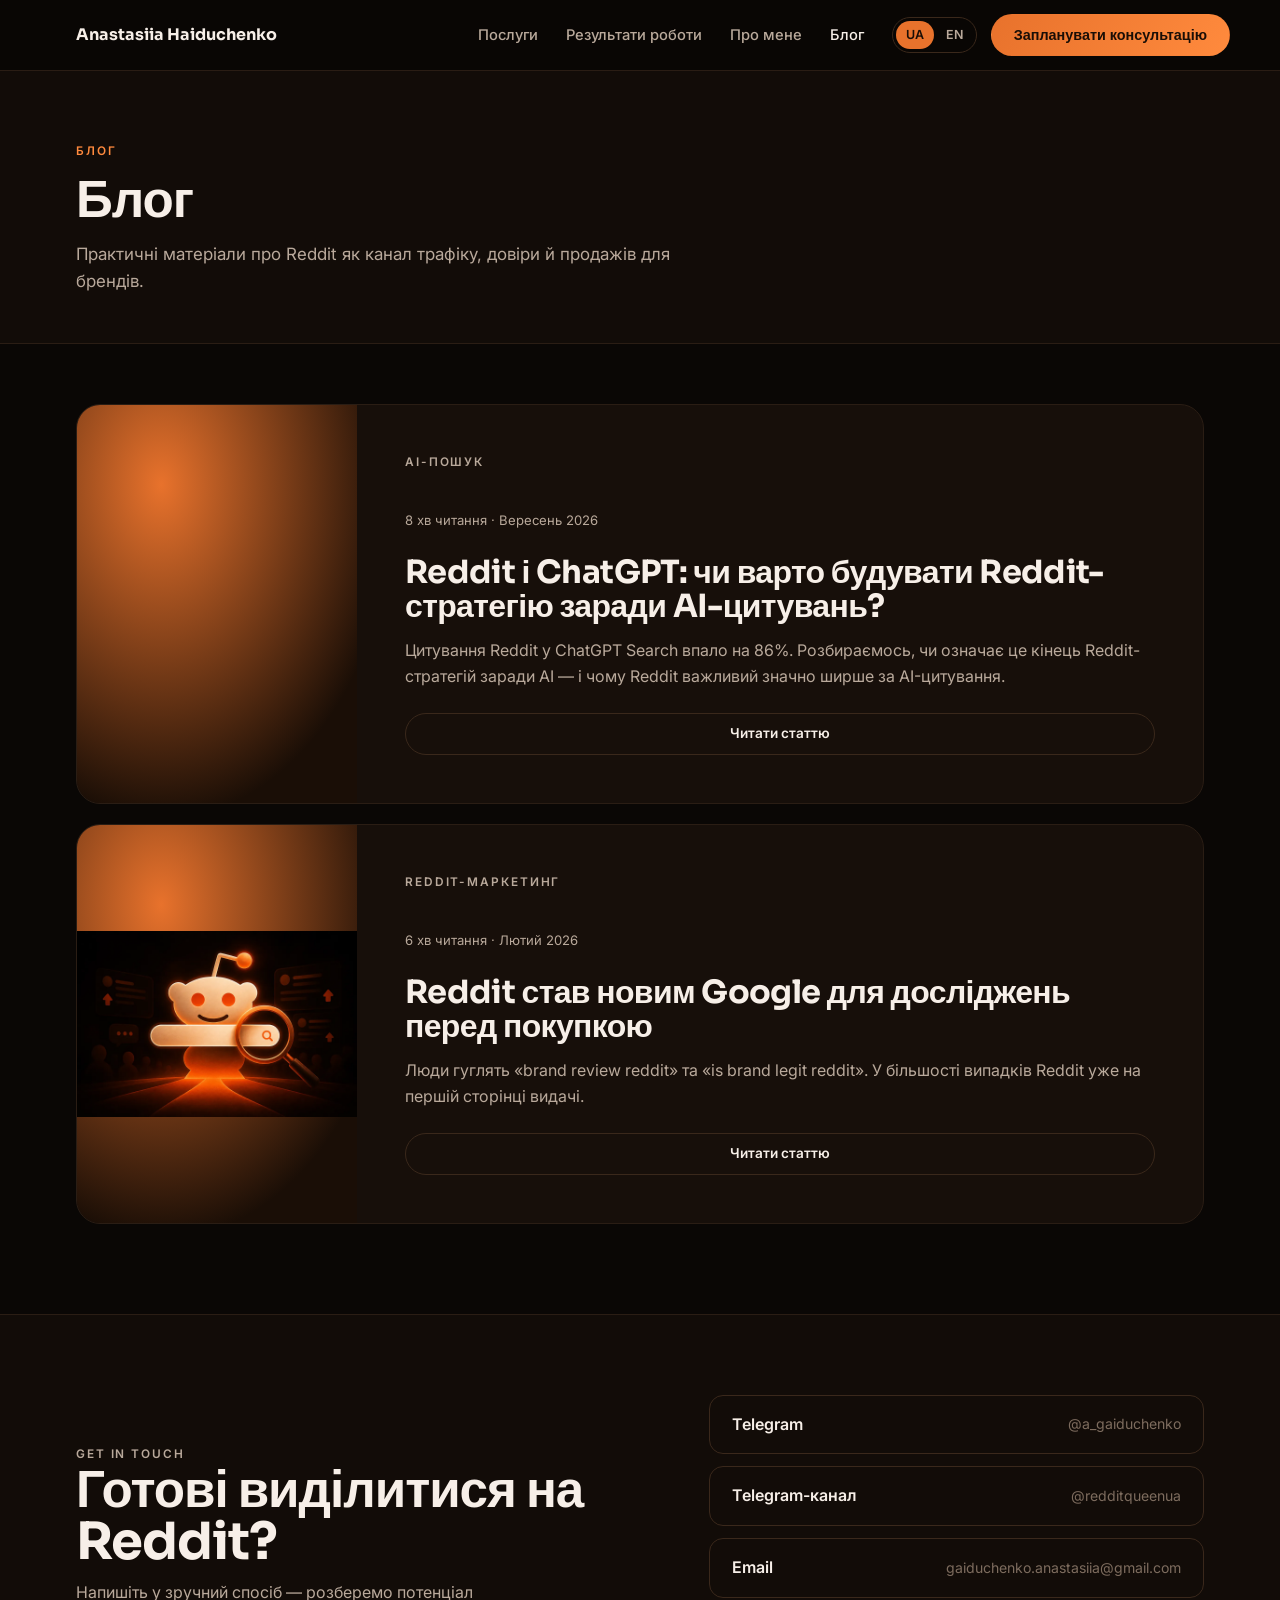
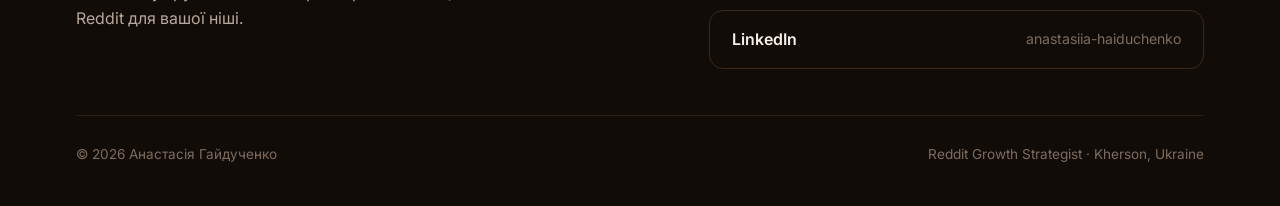
<file: blog/index.html>
<!doctype html>
<html lang="uk" data-page="blog">
  <head>
    <meta charset="UTF-8" />
    <meta name="viewport" content="width=device-width, initial-scale=1.0" />
    <meta name="theme-color" content="#0a0705" />
    <meta name="color-scheme" content="dark" />
    <style>html{background-color:#0a0705;color-scheme:dark}body{background-color:#0a0705;color:#f7efe8}</style>
    <script>try{if(sessionStorage.getItem('reddit-nav'))document.documentElement.classList.add('nav-enter');}catch(e){}</script>
    <link rel="icon" type="image/svg+xml" href="../favicon.svg" />
    <link rel="stylesheet" href="../css/style.css" />
    <title>Блог | Anastasiia Haiduchenko</title>
    <meta name="description" id="meta-description" content="Інсайти про Reddit-маркетинг, стратегію та зростання брендів." />
    <meta name="author" content="Anastasiia Haiduchenko" />
    <meta name="robots" content="index, follow" />
    <link rel="canonical" href="https://gaiduchenkoanastasiia.github.io/reddit/blog/" />
    <link rel="preconnect" href="https://fonts.googleapis.com" />
    <link rel="preconnect" href="https://fonts.gstatic.com" crossorigin />
    <link href="https://fonts.googleapis.com/css2?family=Sora:wght@400;500;600;700;800&family=Inter:wght@400;500;600&display=swap" rel="stylesheet" />
  </head>
  <body class="page-inner page-blog">
    <script src="../js/lang-boot.js"></script>
    <script src="../js/lang-chrome.js"></script>
    <header class="site-header" id="site-header">
      <div class="container site-header__inner">
        <a href="../" class="site-brand" data-i18n="navBrand">Anastasiia Haiduchenko</a>
        <button type="button" class="site-nav-toggle" id="site-nav-toggle" aria-expanded="false" aria-controls="site-nav-panel">
          <span class="visually-hidden" data-i18n="navMenuToggle">Відкрити меню</span>
          <span class="site-nav-toggle__bar" aria-hidden="true"></span>
          <span class="site-nav-toggle__bar" aria-hidden="true"></span>
          <span class="site-nav-toggle__bar" aria-hidden="true"></span>
        </button>
      </div>
    </header>

    <div class="site-nav-panel" id="site-nav-panel">
      <nav class="site-nav" data-i18n-aria="navMenuLabel">
        <ul class="site-nav__list">
          <li><a href="../services/" class="site-nav__link" data-i18n="navServices">Послуги</a></li>
          <li><a href="../work/" class="site-nav__link" data-i18n="navWork">Результати роботи</a></li>
          <li><a href="../about/" class="site-nav__link" data-i18n="navAbout">Про мене</a></li>
          <li><a href="../blog/" class="site-nav__link" data-i18n="navBlog">Блог</a></li>
        </ul>
        <div class="site-header__actions">
          <div id="lang-switcher" class="lang-switcher" role="group" aria-label="Language">
            <button type="button" id="lang-switch-ua" aria-pressed="true">UA</button>
            <button type="button" id="lang-switch-en" aria-pressed="false">EN</button>
          </div>
          <button type="button" class="btn btn-primary site-header__cta" data-contact-modal data-i18n="heroCtaPrimary">Запланувати консультацію</button>
        </div>
      </nav>
    </div>

    <div class="page-transition-shell" id="page-content">
      <section class="page-hero">
        <div class="container">
          <p class="eyebrow" data-i18n="pageBlogEyebrow">Блог</p>
          <h1 class="page-hero__title" data-i18n="pageBlogTitle">Блог</h1>
          <p class="page-hero__lead" data-i18n="pageBlogLead">Практичні матеріали про Reddit як канал трафіку, довіри й продажів.</p>
        </div>
      </section>

      <main class="page-main">
        <div class="container blog-list">
          <a href="reddit-chatgpt-ai-search/" class="blog-card">
            <div class="blog-card__img" aria-hidden="true"></div>
            <div class="blog-card__body">
              <p class="eyebrow" data-i18n="blogArticle2Tag">AI-пошук</p>
              <p class="blog-card__meta" data-i18n="blogArticle2Meta">8 хв читання · Вересень 2026</p>
              <h3 data-i18n="blogArticle2Title">Reddit і ChatGPT: чи варто будувати Reddit-стратегію заради AI-цитувань?</h3>
              <p data-i18n="blogArticle2Excerpt">Цитування Reddit у ChatGPT Search впало на 86%. Розбираємось, чи означає це кінець Reddit-стратегій заради AI — і чому Reddit важливий значно ширше за AI-цитування.</p>
              <span class="btn btn-ghost btn-sm" data-i18n="blogReadMore">Читати статтю</span>
            </div>
          </a>
          <a href="reddit-novyj-google/" class="blog-card">
            <div class="blog-card__img">
              <picture>
                <source srcset="../assets/images/blog-reddit-google.webp" type="image/webp" />
                <img src="../assets/images/blog-reddit-google.jpg" alt="" width="1200" height="800" loading="lazy" decoding="async" data-i18n-alt="blogArticle1CoverAlt" />
              </picture>
            </div>
            <div class="blog-card__body">
              <p class="eyebrow" data-i18n="blogArticle1Tag">Reddit-маркетинг</p>
              <p class="blog-card__meta" data-i18n="blogArticle1Meta">6 хв читання · Лютий 2026</p>
              <h3 data-i18n="blogArticle1Title">Reddit став новим Google для досліджень перед покупкою</h3>
              <p data-i18n="blogArticle1Excerpt">Люди гуглять «brand review reddit» та «is brand legit reddit». У більшості випадків Reddit уже на першій сторінці видачі.</p>
              <span class="btn btn-ghost btn-sm" data-i18n="blogReadMore">Читати статтю</span>
            </div>
          </a>
        </div>
      </main>
    </div>

    <footer class="site-footer" id="contact">
      <div class="container">
        <div class="foot-cta">
          <div>
            <p class="eyebrow" data-i18n="footerEyebrow">Get in touch</p>
            <h2 data-i18n="footerTitle">Готові виділитися на Reddit?</h2>
            <p data-i18n="footerLead">Напишіть у зручний спосіб — розберемо потенціал Reddit для вашої ніші.</p>
          </div>
          <div class="contacts">
            <a href="https://t.me/a_gaiduchenko" class="contact-link" target="_blank" rel="noopener noreferrer"><span>Telegram</span><span class="contact-link__handle">@a_gaiduchenko</span></a>
            <a href="https://t.me/redditqueenua" class="contact-link" target="_blank" rel="noopener noreferrer"><span data-i18n="contactChannelLabel">Telegram-канал</span><span class="contact-link__handle" data-i18n="contactChannelHandle">@redditqueenua</span></a>
            <a href="mailto:gaiduchenko.anastasiia@gmail.com" class="contact-link"><span>Email</span><span class="contact-link__handle">gaiduchenko.anastasiia@gmail.com</span></a>
            <a href="https://www.linkedin.com/in/anastasiia-haiduchenko" class="contact-link" target="_blank" rel="noopener noreferrer"><span>LinkedIn</span><span class="contact-link__handle">anastasiia-haiduchenko</span></a>
          </div>
        </div>
        <div class="foot-bottom">
          <span data-i18n="footerCopy">© 2026 Анастасія Гайдученко</span>
          <span data-i18n="footerLocation">Reddit Growth Strategist · Lviv, Ukraine</span>
        </div>
      </div>
    </footer>

    <div id="contact-modal" class="contact-modal" aria-hidden="true" role="dialog" aria-modal="true" aria-labelledby="contact-modal-title">
      <div class="contact-modal__overlay" data-contact-modal-close tabindex="-1"></div>
      <div class="contact-modal__dialog">
        <button type="button" class="contact-modal__close" data-contact-modal-close data-i18n-aria="modalClose">&times;</button>
        <h2 id="contact-modal-title" class="contact-modal__title" data-i18n="contactModalTitle">Зв'яжіться зі мною</h2>
        <p class="contact-modal__lead" data-i18n="contactModalLead">Готова обговорити ваш проєкт. Оберіть зручний спосіб зв'язку.</p>
        <div class="contacts">
          <a href="https://t.me/a_gaiduchenko" class="contact-link" target="_blank" rel="noopener noreferrer"><span>Telegram</span><span class="contact-link__handle">@a_gaiduchenko</span></a>
          <a href="https://t.me/redditqueenua" class="contact-link" target="_blank" rel="noopener noreferrer"><span data-i18n="contactChannelLabel">Telegram-канал</span><span class="contact-link__handle" data-i18n="contactChannelHandle">@redditqueenua</span></a>
          <a href="mailto:gaiduchenko.anastasiia@gmail.com" class="contact-link"><span>Email</span><span class="contact-link__handle">gaiduchenko.anastasiia@gmail.com</span></a>
          <a href="https://www.linkedin.com/in/anastasiia-haiduchenko" class="contact-link" target="_blank" rel="noopener noreferrer"><span>LinkedIn</span><span class="contact-link__handle">anastasiia-haiduchenko</span></a>
        </div>
      </div>
    </div>

    <script src="../js/translations.js"></script>
    <script src="../js/site.js"></script>
    <script src="../js/i18n.js"></script>
  </body>
</html>
</file>
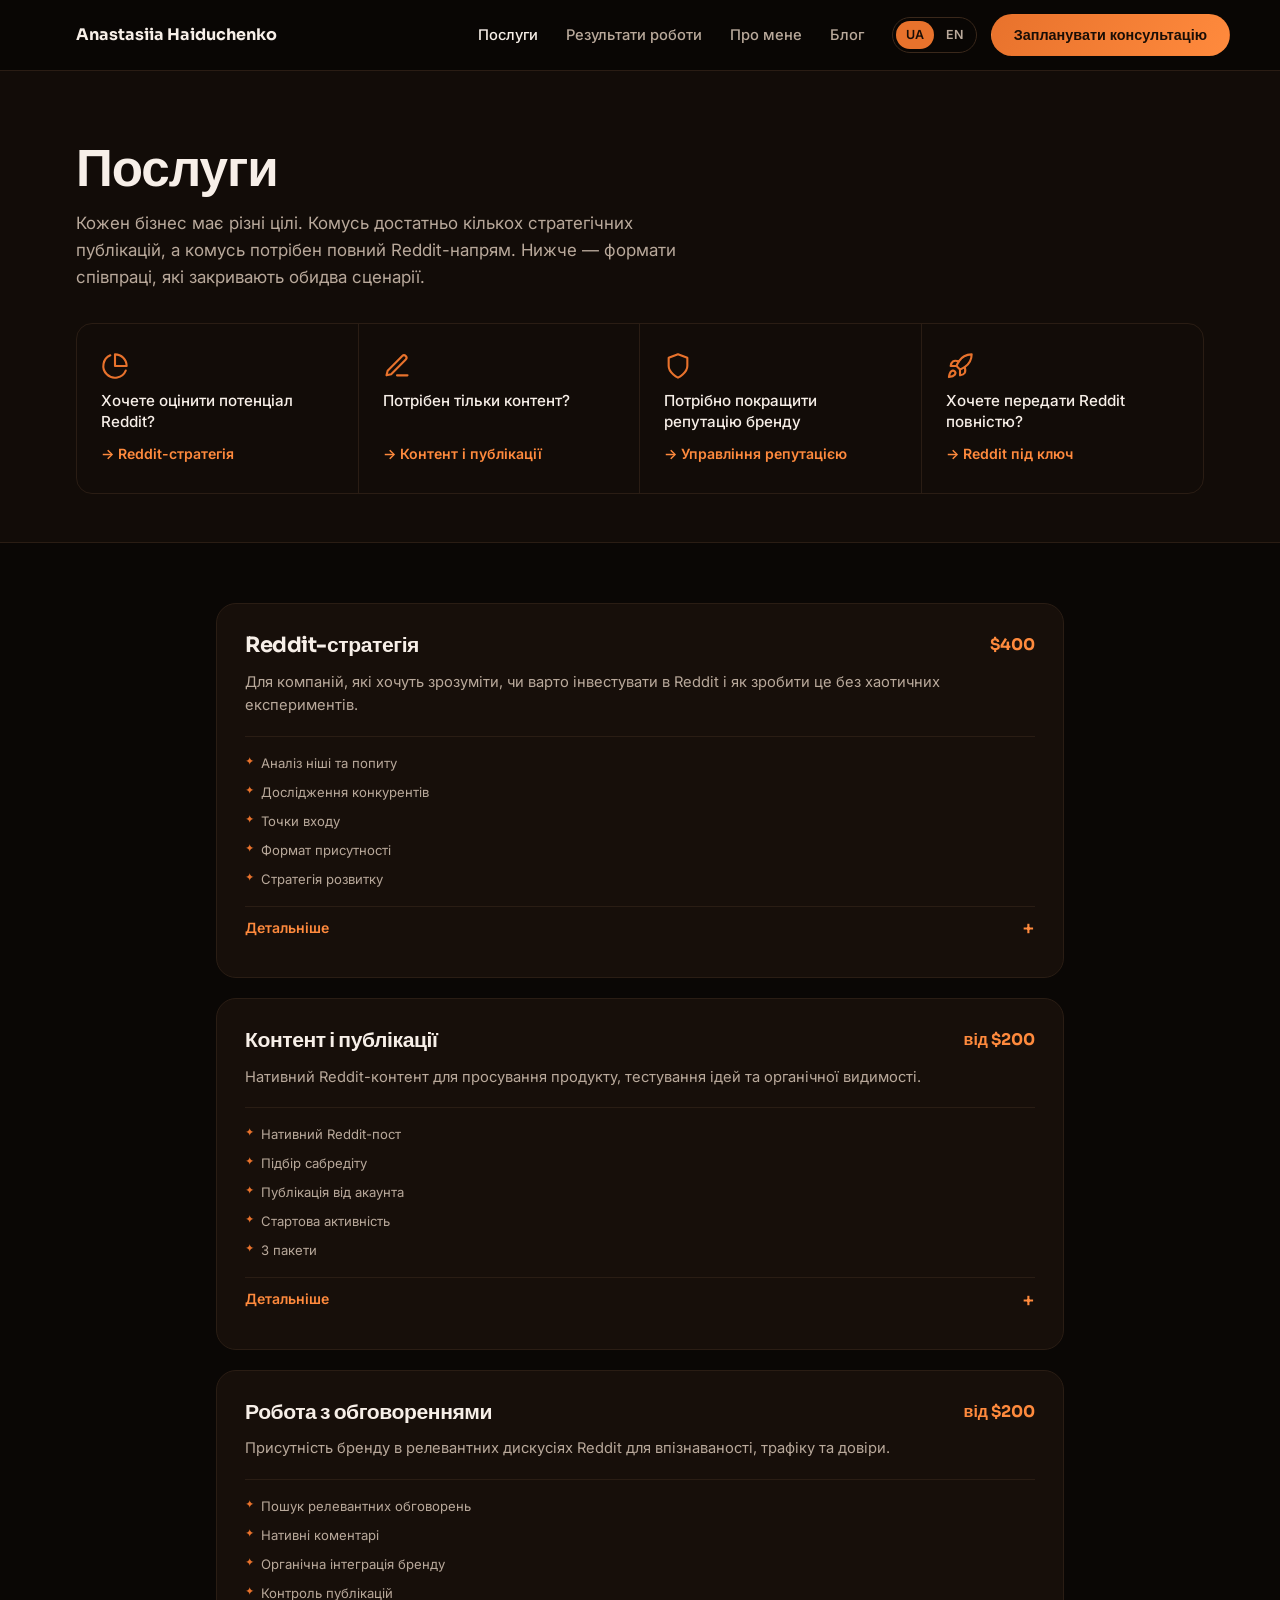
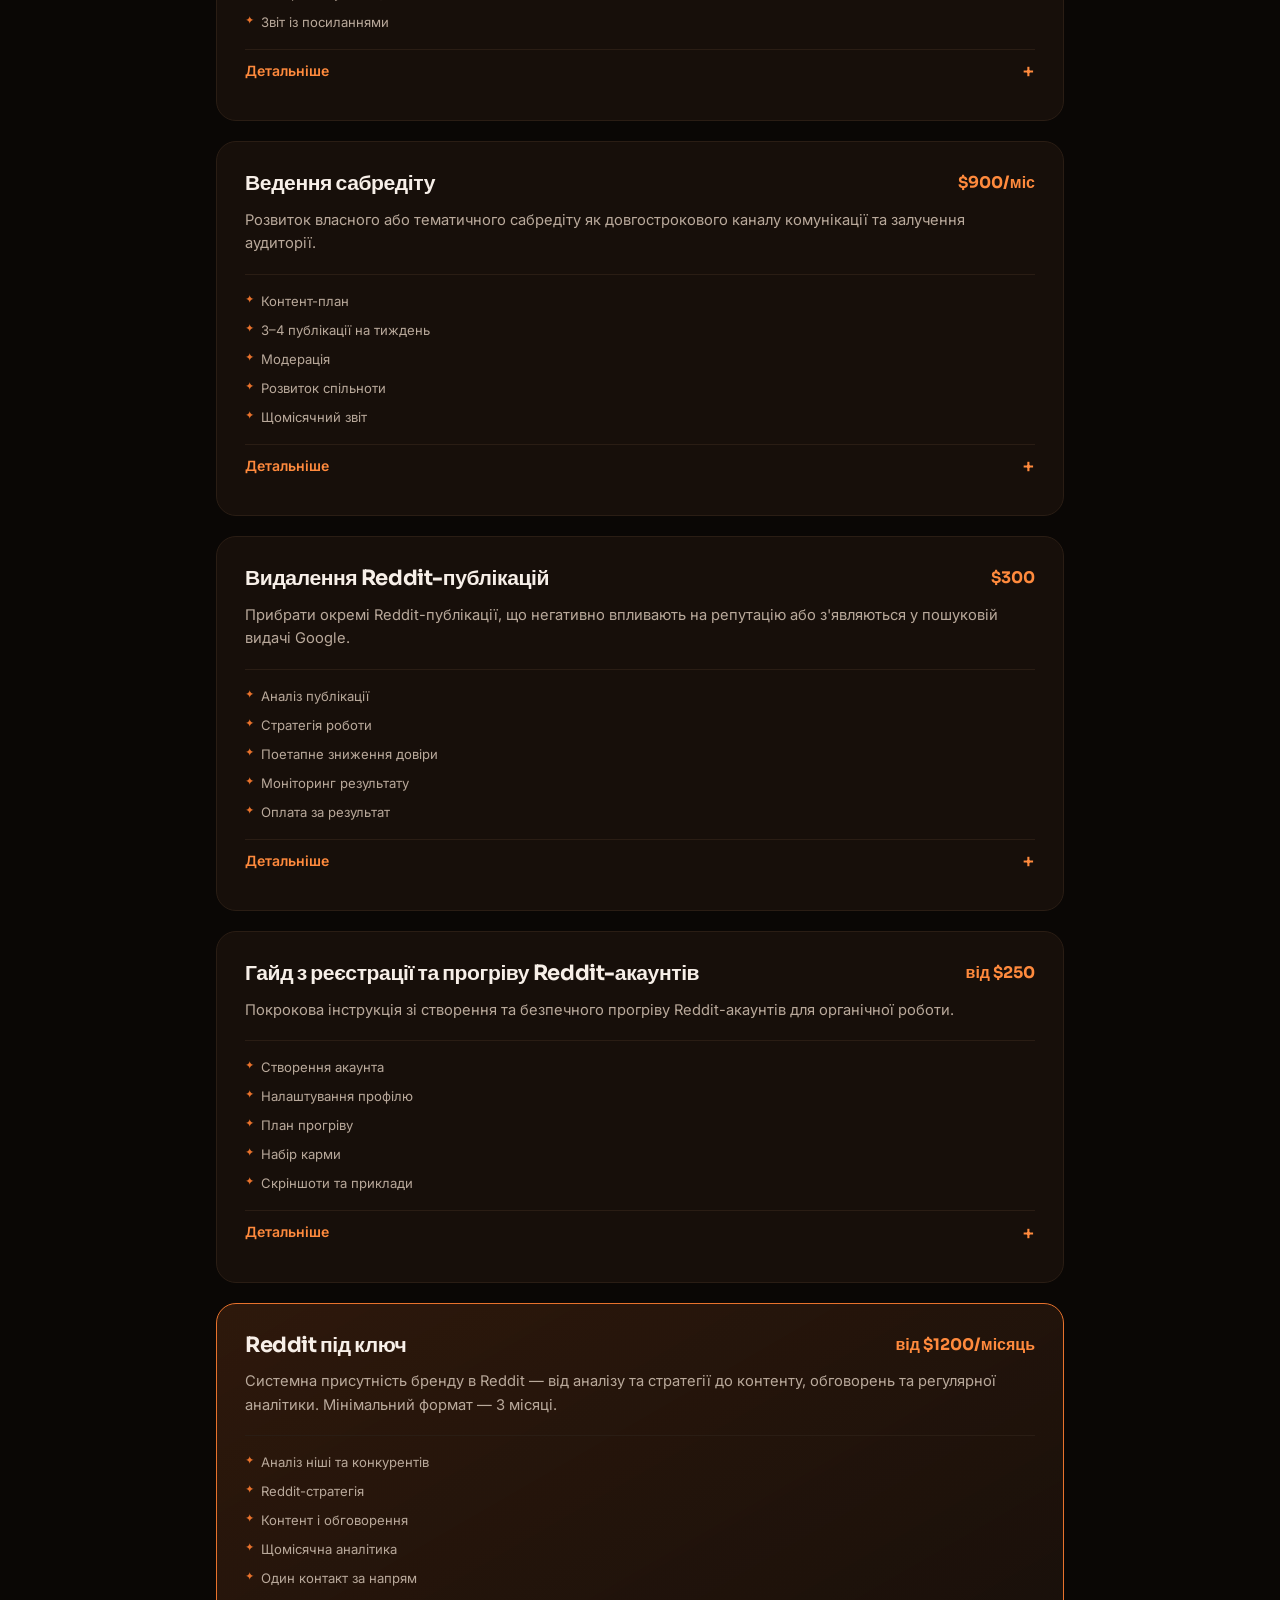
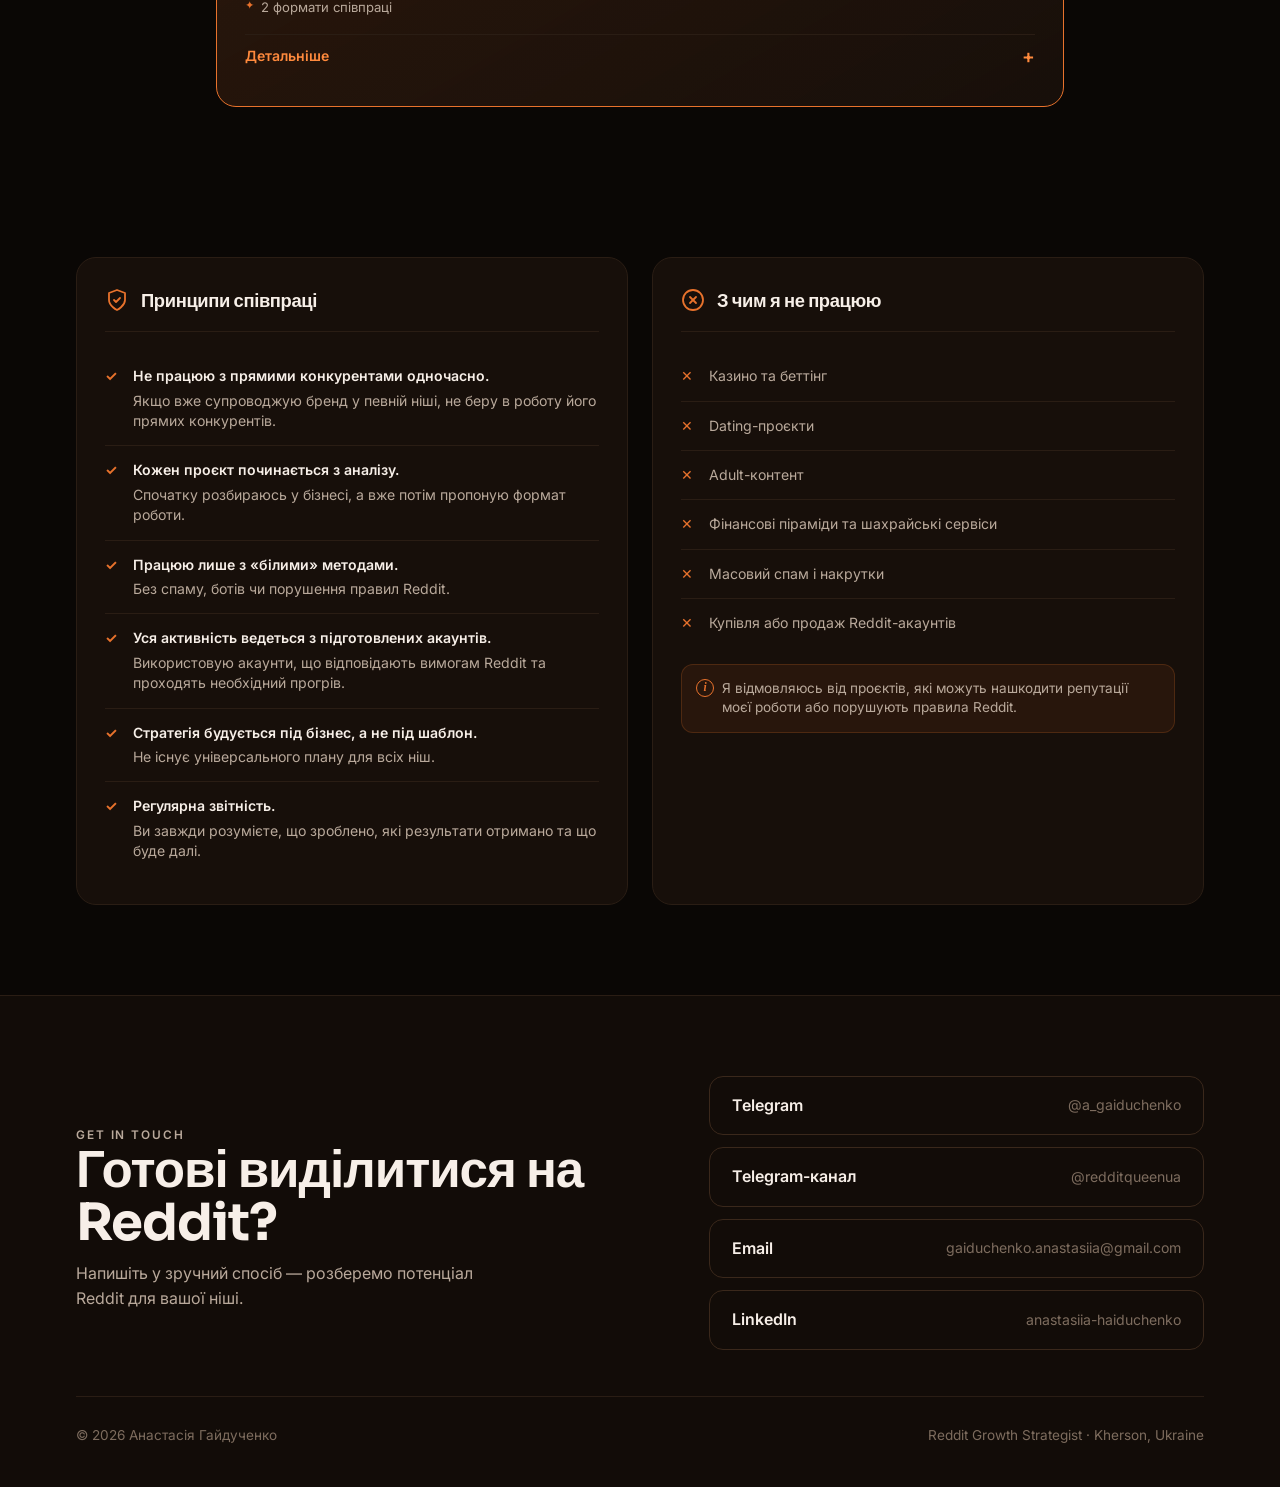
<file: services/index.html>
<!doctype html>
<html lang="uk" data-page="services">
  <head>
    <meta charset="UTF-8" />
    <meta name="viewport" content="width=device-width, initial-scale=1.0" />
    <meta name="theme-color" content="#0a0705" />
    <meta name="color-scheme" content="dark" />
    <style>html{background-color:#0a0705;color-scheme:dark}body{background-color:#0a0705;color:#f7efe8}</style>
    <script>try{if(sessionStorage.getItem('reddit-nav'))document.documentElement.classList.add('nav-enter');}catch(e){}</script>
    <link rel="icon" type="image/svg+xml" href="../favicon.svg" />
    <link rel="stylesheet" href="../css/style.css" />
    <title>Послуги | Anastasiia Haiduchenko</title>
    <meta name="description" id="meta-description" content="Reddit-маркетинг: стратегія, контент, обговорення, сабредіти та репутація." />
    <meta name="author" content="Anastasiia Haiduchenko" />
    <meta name="robots" content="index, follow" />
    <link rel="canonical" href="https://gaiduchenkoanastasiia.github.io/reddit/services/" />
    <link rel="preconnect" href="https://fonts.googleapis.com" />
    <link rel="preconnect" href="https://fonts.gstatic.com" crossorigin />
    <link href="https://fonts.googleapis.com/css2?family=Sora:wght@400;500;600;700;800&family=Inter:wght@400;500;600&display=swap" rel="stylesheet" />
  </head>
  <body class="page-inner page-services">
    <script src="../js/lang-boot.js"></script>
    <script src="../js/lang-chrome.js"></script>
    <header class="site-header" id="site-header">
      <div class="container site-header__inner">
        <a href="../" class="site-brand" data-i18n="navBrand">Anastasiia Haiduchenko</a>
        <button type="button" class="site-nav-toggle" id="site-nav-toggle" aria-expanded="false" aria-controls="site-nav-panel">
          <span class="visually-hidden" data-i18n="navMenuToggle">Відкрити меню</span>
          <span class="site-nav-toggle__bar" aria-hidden="true"></span>
          <span class="site-nav-toggle__bar" aria-hidden="true"></span>
          <span class="site-nav-toggle__bar" aria-hidden="true"></span>
        </button>
      </div>
    </header>

    <div class="site-nav-panel" id="site-nav-panel">
      <nav class="site-nav" data-i18n-aria="navMenuLabel">
        <ul class="site-nav__list">
          <li><a href="../services/" class="site-nav__link" data-i18n="navServices">Послуги</a></li>
          <li><a href="../work/" class="site-nav__link" data-i18n="navWork">Результати роботи</a></li>
          <li><a href="../about/" class="site-nav__link" data-i18n="navAbout">Про мене</a></li>
          <li><a href="../blog/" class="site-nav__link" data-i18n="navBlog">Блог</a></li>
        </ul>
        <div class="site-header__actions">
          <div id="lang-switcher" class="lang-switcher" role="group" aria-label="Language">
            <button type="button" id="lang-switch-ua" aria-pressed="true">UA</button>
            <button type="button" id="lang-switch-en" aria-pressed="false">EN</button>
          </div>
          <button type="button" class="btn btn-primary site-header__cta" data-contact-modal data-i18n="heroCtaPrimary">Запланувати консультацію</button>
        </div>
      </nav>
    </div>

    <div class="page-transition-shell" id="page-content">
      <section class="page-hero">
        <div class="container">
          <h1 class="page-hero__title" data-i18n="pageServicesTitle">Послуги</h1>
          <p class="page-hero__lead" data-i18n="pageServicesLead">Кожен бізнес має різні цілі. Комусь достатньо кількох стратегічних публікацій, а комусь потрібен повний Reddit-напрям. Нижче — формати співпраці, які закривають обидва сценарії.</p>
        </div>
      </section>

      <section class="quick-nav" aria-label="Швидкий вибір послуги">
        <div class="container">
          <ul class="quick-nav__grid" role="list">
            <li>
              <a href="#service-strategy" class="quick-nav__card">
                <span class="quick-nav__icon" aria-hidden="true">
                  <svg width="28" height="28" viewBox="0 0 24 24" fill="none" stroke="currentColor" stroke-width="1.8" stroke-linecap="round" stroke-linejoin="round"><path d="M21.21 15.89A10 10 0 1 1 8 2.83"/><path d="M22 12A10 10 0 0 0 12 2v10z"/></svg>
                </span>
                <p class="quick-nav__q" data-i18n="quickNavQ1">Хочете оцінити потенціал Reddit?</p>
                <span class="quick-nav__a" data-i18n="quickNavA1">→ Reddit-стратегія</span>
              </a>
            </li>
            <li>
              <a href="#service-content" class="quick-nav__card">
                <span class="quick-nav__icon" aria-hidden="true">
                  <svg width="28" height="28" viewBox="0 0 24 24" fill="none" stroke="currentColor" stroke-width="1.8" stroke-linecap="round" stroke-linejoin="round"><path d="M12 20h9"/><path d="M16.5 3.5a2.12 2.12 0 0 1 3 3L7 19l-4 1 1-4Z"/></svg>
                </span>
                <p class="quick-nav__q" data-i18n="quickNavQ2">Потрібен тільки контент?</p>
                <span class="quick-nav__a" data-i18n="quickNavA2">→ Контент і публікації</span>
              </a>
            </li>
            <li>
              <a href="#service-removal" class="quick-nav__card">
                <span class="quick-nav__icon" aria-hidden="true">
                  <svg width="28" height="28" viewBox="0 0 24 24" fill="none" stroke="currentColor" stroke-width="1.8" stroke-linecap="round" stroke-linejoin="round"><path d="M12 22s8-4 8-10V5l-8-3-8 3v7c0 6 8 10 8 10z"/></svg>
                </span>
                <p class="quick-nav__q" data-i18n="quickNavQ3">Потрібно покращити репутацію бренду</p>
                <span class="quick-nav__a" data-i18n="quickNavA3">→ Управління репутацією</span>
              </a>
            </li>
            <li>
              <a href="#service-turnkey" class="quick-nav__card">
                <span class="quick-nav__icon" aria-hidden="true">
                  <svg width="28" height="28" viewBox="0 0 24 24" fill="none" stroke="currentColor" stroke-width="1.8" stroke-linecap="round" stroke-linejoin="round"><path d="M4.5 16.5c-1.5 1.26-2 5-2 5s3.74-.5 5-2c.71-.84.7-2.13-.09-2.91a2.18 2.18 0 0 0-2.91-.09z"/><path d="m12 15-3-3a22 22 0 0 1 2-3.95A12.88 12.88 0 0 1 22 2c0 2.72-.78 7.5-6 11a22.35 22.35 0 0 1-4 2z"/><path d="M9 12H4s.55-3.03 2-4c1.62-1.08 5 0 5 0"/><path d="M12 15v5s3.03-.55 4-2c1.08-1.62 0-5 0-5"/></svg>
                </span>
                <p class="quick-nav__q" data-i18n="quickNavQ4">Хочете передати Reddit повністю?</p>
                <span class="quick-nav__a" data-i18n="quickNavA4">→ Reddit під ключ</span>
              </a>
            </li>
          </ul>
        </div>
      </section>

      <main class="page-main">
        <div class="container cards cards--stack">
          <article class="svc svc-accordion" id="service-strategy">
            <div class="svc-top"><h3 data-i18n="serviceStrategyTitle">Reddit-стратегія</h3><span class="price" data-i18n="serviceStrategyPrice">$400</span></div>
            <p class="desc" data-i18n="serviceStrategyDesc">Для компаній, які хочуть зрозуміти, чи варто інвестувати в Reddit.</p>
            <ul class="svc-feats" data-i18n-list="serviceStrategyFeatures"></ul>
            <button type="button" class="svc-accordion__toggle" aria-expanded="false" data-i18n="servicesCtaDetails">Детальніше</button>
            <div class="svc-accordion__body">
              <div class="svc-body__grid">
                <div class="svc-body__col">
                  <h4 data-i18n="serviceModalWhoTitle">Для кого</h4>
                  <p data-i18n="strategyWhoText"></p>
                </div>
                <div class="svc-body__col">
                  <h4 data-i18n="servicesIncludesLabel">Що входить</h4>
                  <ul data-i18n-list="strategyWhatList"></ul>
                </div>
                <div class="svc-body__col">
                  <h4 data-i18n="serviceModalOutcomeTitle">Що ви отримаєте</h4>
                  <ul data-i18n-list="strategyOutcomeList"></ul>
                </div>
              </div>
              <p class="svc-body__term"><strong data-i18n="servicesTermLabel">Термін:</strong> <span data-i18n="strategyTermText"></span></p>
            </div>
          </article>

          <article class="svc svc-accordion" id="service-content">
            <div class="svc-top"><h3 data-i18n="serviceContentTitle">Контент і публікації</h3><span class="price" data-i18n="serviceContentPrice">від $200</span></div>
            <p class="desc" data-i18n="serviceContentDesc">Нативний Reddit-контент для просування продукту та органічної видимості.</p>
            <ul class="svc-feats" data-i18n-list="serviceContentFeatures"></ul>
            <button type="button" class="svc-accordion__toggle" aria-expanded="false" data-i18n="servicesCtaDetails">Детальніше</button>
            <div class="svc-accordion__body">
              <div class="svc-body__grid">
                <div class="svc-body__col">
                  <h4 data-i18n="serviceModalWhoTitle">Для кого</h4>
                  <p data-i18n="contentWhoText"></p>
                </div>
                <div class="svc-body__col">
                  <h4 data-i18n="servicesIncludesLabel">Що входить</h4>
                  <ul data-i18n-list="contentWhatList"></ul>
                </div>
                <div class="svc-body__col">
                  <h4 data-i18n="serviceModalOutcomeTitle">Що ви отримаєте</h4>
                  <ul data-i18n-list="contentOutcomeList"></ul>
                </div>
              </div>
              <p class="svc-body__term"><strong data-i18n="servicesTermLabel">Термін:</strong> <span data-i18n="contentTermText"></span></p>
              <div class="svc-packages">
                <h4 class="svc-packages__title" data-i18n="servicesPackagesTitle">Пакети</h4>
                <div class="svc-packages__grid">
                  <div class="svc-packages__card">
                    <span class="svc-packages__name" data-i18n="pkgContentStarterName">STARTER</span>
                    <span class="svc-packages__price" data-i18n="pkgContentStarterPrice">$200</span>
                    <p class="svc-packages__desc" data-i18n="pkgContentStarterDesc"></p>
                  </div>
                  <div class="svc-packages__card">
                    <span class="svc-packages__name" data-i18n="pkgContentGrowthName">GROWTH</span>
                    <span class="svc-packages__price" data-i18n="pkgContentGrowthPrice">$350</span>
                    <p class="svc-packages__desc" data-i18n="pkgContentGrowthDesc"></p>
                  </div>
                  <div class="svc-packages__card">
                    <span class="svc-packages__name" data-i18n="pkgContentBoostName">BOOST</span>
                    <span class="svc-packages__price" data-i18n="pkgContentBoostPrice">$500</span>
                    <p class="svc-packages__desc" data-i18n="pkgContentBoostDesc"></p>
                  </div>
                </div>
              </div>
            </div>
          </article>

          <article class="svc svc-accordion" id="service-discussions">
            <div class="svc-top"><h3 data-i18n="serviceDiscussionsTitle">Робота з обговореннями</h3><span class="price" data-i18n="serviceDiscussionsPrice">від $200</span></div>
            <p class="desc" data-i18n="serviceDiscussionsDesc"></p>
            <ul class="svc-feats" data-i18n-list="serviceDiscussionsFeatures"></ul>
            <button type="button" class="svc-accordion__toggle" aria-expanded="false" data-i18n="servicesCtaDetails">Детальніше</button>
            <div class="svc-accordion__body">
              <div class="svc-body__grid">
                <div class="svc-body__col">
                  <h4 data-i18n="serviceModalWhoTitle">Для кого</h4>
                  <p data-i18n="discussionsWhoText"></p>
                </div>
                <div class="svc-body__col">
                  <h4 data-i18n="servicesIncludesLabel">Що входить</h4>
                  <ul data-i18n-list="discussionsWhatList"></ul>
                </div>
                <div class="svc-body__col">
                  <h4 data-i18n="serviceModalOutcomeTitle">Що ви отримаєте</h4>
                  <ul data-i18n-list="discussionsOutcomeList"></ul>
                </div>
              </div>
              <p class="svc-body__term"><strong data-i18n="servicesTermLabel">Термін:</strong> <span data-i18n="discussionsTermText"></span></p>
              <p class="svc-body__term"><strong data-i18n="discussionsPricingLabel">Вартість:</strong> <span data-i18n="discussionsPricingText">$200 за 10 коментарів.</span></p>
            </div>
          </article>

          <article class="svc svc-accordion" id="service-subreddit">
            <div class="svc-top"><h3 data-i18n="serviceSubredditTitle">Ведення сабредіту</h3><span class="price" data-i18n="serviceSubredditPrice">$900/міс</span></div>
            <p class="desc" data-i18n="serviceSubredditDesc"></p>
            <ul class="svc-feats" data-i18n-list="serviceSubredditFeatures"></ul>
            <button type="button" class="svc-accordion__toggle" aria-expanded="false" data-i18n="servicesCtaDetails">Детальніше</button>
            <div class="svc-accordion__body">
              <div class="svc-body__grid">
                <div class="svc-body__col">
                  <h4 data-i18n="serviceModalWhoTitle">Для кого</h4>
                  <p data-i18n="subredditWhoText"></p>
                </div>
                <div class="svc-body__col svc-body__col--wide">
                  <h4 data-i18n="servicesIncludesLabel">Що входить</h4>
                  <div class="svc-subblocks">
                    <div class="svc-subblock">
                      <h5 data-i18n="subredditContentTitle">Контент</h5>
                      <ul data-i18n-list="subredditContentList"></ul>
                    </div>
                    <div class="svc-subblock">
                      <h5 data-i18n="subredditManagementTitle">Управління спільнотою</h5>
                      <ul data-i18n-list="subredditManagementList"></ul>
                    </div>
                    <div class="svc-subblock">
                      <h5 data-i18n="subredditGrowthTitle">Розвиток</h5>
                      <ul data-i18n-list="subredditGrowthList"></ul>
                    </div>
                  </div>
                </div>
                <div class="svc-body__col">
                  <h4 data-i18n="serviceModalOutcomeTitle">Що ви отримаєте</h4>
                  <ul data-i18n-list="subredditOutcomeList"></ul>
                </div>
              </div>
              <p class="svc-body__term"><strong data-i18n="servicesTermLabel">Термін:</strong> <span data-i18n="subredditTermText"></span></p>
            </div>
          </article>

          <article class="svc svc-accordion" id="service-removal">
            <div class="svc-top"><h3 data-i18n="serviceRemovalTitle">Видалення Reddit-публікацій</h3><span class="price" data-i18n="serviceRemovalPrice">$300</span></div>
            <p class="desc" data-i18n="serviceRemovalDesc"></p>
            <ul class="svc-feats" data-i18n-list="serviceRemovalFeatures"></ul>
            <button type="button" class="svc-accordion__toggle" aria-expanded="false" data-i18n="servicesCtaDetails">Детальніше</button>
            <div class="svc-accordion__body">
              <div class="svc-body__grid">
                <div class="svc-body__col">
                  <h4 data-i18n="serviceModalWhoTitle">Для кого</h4>
                  <p data-i18n="removalWhoText"></p>
                </div>
                <div class="svc-body__col">
                  <h4 data-i18n="servicesIncludesLabel">Що входить</h4>
                  <ul data-i18n-list="removalWhatList"></ul>
                </div>
                <div class="svc-body__col">
                  <h4 data-i18n="serviceModalOutcomeTitle">Що ви отримаєте</h4>
                  <ul data-i18n-list="removalOutcomeList"></ul>
                </div>
              </div>
              <p class="svc-body__term"><strong data-i18n="servicesTermLabel">Термін:</strong> <span data-i18n="removalTermText"></span></p>
            </div>
          </article>

          <article class="svc svc-accordion" id="service-guide">
            <div class="svc-top"><h3 data-i18n="serviceGuideTitle">Гайд з реєстрації та прогріву Reddit-акаунтів</h3><span class="price" data-i18n="serviceGuidePrice">від $250</span></div>
            <p class="desc" data-i18n="serviceGuideDesc">Покрокова інструкція зі створення та безпечного прогріву Reddit-акаунтів для органічної роботи.</p>
            <ul class="svc-feats" data-i18n-list="serviceGuideFeatures"></ul>
            <button type="button" class="svc-accordion__toggle" aria-expanded="false" data-i18n="servicesCtaDetails">Детальніше</button>
            <div class="svc-accordion__body">
              <div class="svc-body__grid">
                <div class="svc-body__col">
                  <h4 data-i18n="serviceModalWhoTitle">Для кого</h4>
                  <ul data-i18n-list="guideWhoList"></ul>
                </div>
                <div class="svc-body__col">
                  <h4 data-i18n="servicesIncludesLabel">Що входить</h4>
                  <ul data-i18n-list="guideWhatList"></ul>
                </div>
                <div class="svc-body__col">
                  <h4 data-i18n="serviceModalOutcomeTitle">Що ви отримаєте</h4>
                  <ul data-i18n-list="guideOutcomeList"></ul>
                </div>
              </div>
              <p class="svc-body__term"><strong data-i18n="servicesTermLabel">Термін:</strong> <span data-i18n="guideTermText"></span></p>
              <p class="svc-body__term"><strong data-i18n="servicesNoteLabel">Примітка:</strong> <span data-i18n="guideCompanyNoteText"></span></p>
            </div>
          </article>

          <article class="svc svc-accordion svc--hot" id="service-turnkey">
            <div class="svc-top"><h3 data-i18n="serviceTurnkeyTitle">Reddit під ключ</h3><span class="price" data-i18n="serviceTurnkeyPrice">від $1200/міс</span></div>
            <p class="desc" data-i18n="serviceTurnkeyDesc"></p>
            <ul class="svc-feats" data-i18n-list="serviceTurnkeyFeatures"></ul>
            <button type="button" class="svc-accordion__toggle" aria-expanded="false" data-i18n="servicesCtaDetails">Детальніше</button>
            <div class="svc-accordion__body">
              <div class="svc-months">
                <h4 data-i18n="turnkeyWorkTitle">Як будується робота</h4>
                <div class="svc-months__grid">
                  <div class="svc-months__card">
                    <h5 data-i18n="turnkeyMonth1Title">Місяць 1 — Аналіз і запуск</h5>
                    <ul data-i18n-list="turnkeyMonth1List"></ul>
                  </div>
                  <div class="svc-months__card">
                    <h5 data-i18n="turnkeyMonth2Title">Місяць 2+</h5>
                    <p class="svc-months__intro" data-i18n="turnkeyMonth2Intro"></p>
                    <ul data-i18n-list="turnkeyMonth2List"></ul>
                    <p class="svc-months__note" data-i18n="turnkeyMonth2Note"></p>
                  </div>
                </div>
              </div>
              <div class="svc-body__grid">
                <div class="svc-body__col">
                  <h4 data-i18n="serviceModalWhoTitle">Для кого</h4>
                  <p data-i18n="turnkeyWhoText"></p>
                </div>
                <div class="svc-body__col">
                  <h4 data-i18n="servicesIncludesLabel">Що входить</h4>
                  <ul data-i18n-list="turnkeyWhatList"></ul>
                </div>
                <div class="svc-body__col">
                  <h4 data-i18n="serviceModalOutcomeTitle">Що ви отримаєте</h4>
                  <ul data-i18n-list="turnkeyOutcomeList"></ul>
                </div>
              </div>
              <div class="svc-packages">
                <h4 class="svc-packages__title" data-i18n="turnkeyFormatsTitle">Формати співпраці</h4>
                <div class="svc-packages__grid svc-packages__grid--2">
                  <div class="svc-packages__card svc-packages__card--featured">
                    <span class="svc-packages__name" data-i18n="pkgTurnkeyGrowthName">REDDIT GROWTH</span>
                    <span class="svc-packages__price" data-i18n="pkgTurnkeyGrowthPrice">$1200/місяць</span>
                    <p class="svc-packages__desc" data-i18n="pkgTurnkeyGrowthDesc"></p>
                  </div>
                  <div class="svc-packages__card svc-packages__card--featured">
                    <span class="svc-packages__name" data-i18n="pkgTurnkeyGrowthSubName">REDDIT GROWTH + SUBREDDIT</span>
                    <span class="svc-packages__price" data-i18n="pkgTurnkeyGrowthSubPrice">$1500/місяць</span>
                    <p class="svc-packages__desc" data-i18n="pkgTurnkeyGrowthSubDesc"></p>
                  </div>
                </div>
              </div>
            </div>
          </article>
        </div>
      </main>

      <section class="principles">
        <div class="container principles__grid">
          <article class="principles__card">
            <header class="principles__header">
              <span class="principles__icon" aria-hidden="true">
                <svg width="24" height="24" viewBox="0 0 24 24" fill="none" stroke="currentColor" stroke-width="1.8" stroke-linecap="round" stroke-linejoin="round"><path d="M12 22s8-4 8-10V5l-8-3-8 3v7c0 6 8 10 8 10z"/><path d="m9 12 2 2 4-4"/></svg>
              </span>
              <h2 data-i18n="principlesTitle">Принципи співпраці</h2>
            </header>
            <ul class="principles__list principles__list--yes">
              <li><strong data-i18n="principle1Title"></strong><span data-i18n="principle1Text"></span></li>
              <li><strong data-i18n="principle2Title"></strong><span data-i18n="principle2Text"></span></li>
              <li><strong data-i18n="principle3Title"></strong><span data-i18n="principle3Text"></span></li>
              <li><strong data-i18n="principle4Title"></strong><span data-i18n="principle4Text"></span></li>
              <li><strong data-i18n="principle5Title"></strong><span data-i18n="principle5Text"></span></li>
              <li><strong data-i18n="principle6Title"></strong><span data-i18n="principle6Text"></span></li>
            </ul>
          </article>
          <article class="principles__card principles__card--no">
            <header class="principles__header">
              <span class="principles__icon" aria-hidden="true">
                <svg width="24" height="24" viewBox="0 0 24 24" fill="none" stroke="currentColor" stroke-width="1.8" stroke-linecap="round" stroke-linejoin="round"><circle cx="12" cy="12" r="10"/><path d="m15 9-6 6"/><path d="m9 9 6 6"/></svg>
              </span>
              <h2 data-i18n="noWorkTitle">З чим я не працюю</h2>
            </header>
            <ul class="principles__list principles__list--no" data-i18n-list="noWorkList"></ul>
            <p class="principles__note" data-i18n="noWorkNote">Я відмовляюсь від проєктів, які можуть нашкодити репутації моєї роботи або порушують правила Reddit.</p>
          </article>
        </div>
      </section>
    </div>

    <footer class="site-footer" id="contact">
      <div class="container">
        <div class="foot-cta">
          <div>
            <p class="eyebrow" data-i18n="footerEyebrow">Get in touch</p>
            <h2 data-i18n="footerTitle">Готові виділитися на Reddit?</h2>
            <p data-i18n="footerLead">Напишіть у зручний спосіб — розберемо потенціал Reddit для вашої ніші.</p>
          </div>
          <div class="contacts">
            <a href="https://t.me/a_gaiduchenko" class="contact-link" target="_blank" rel="noopener noreferrer"><span>Telegram</span><span class="contact-link__handle">@a_gaiduchenko</span></a>
            <a href="https://t.me/redditqueenua" class="contact-link" target="_blank" rel="noopener noreferrer"><span data-i18n="contactChannelLabel">Telegram-канал</span><span class="contact-link__handle" data-i18n="contactChannelHandle">@redditqueenua</span></a>
            <a href="mailto:gaiduchenko.anastasiia@gmail.com" class="contact-link"><span>Email</span><span class="contact-link__handle">gaiduchenko.anastasiia@gmail.com</span></a>
            <a href="https://www.linkedin.com/in/anastasiia-haiduchenko" class="contact-link" target="_blank" rel="noopener noreferrer"><span>LinkedIn</span><span class="contact-link__handle">anastasiia-haiduchenko</span></a>
          </div>
        </div>
        <div class="foot-bottom">
          <span data-i18n="footerCopy">© 2026 Анастасія Гайдученко</span>
          <span data-i18n="footerLocation">Reddit Growth Strategist · Lviv, Ukraine</span>
        </div>
      </div>
    </footer>

    <div id="contact-modal" class="contact-modal" aria-hidden="true" role="dialog" aria-modal="true" aria-labelledby="contact-modal-title">
      <div class="contact-modal__overlay" data-contact-modal-close tabindex="-1"></div>
      <div class="contact-modal__dialog">
        <button type="button" class="contact-modal__close" data-contact-modal-close data-i18n-aria="modalClose">&times;</button>
        <h2 id="contact-modal-title" class="contact-modal__title" data-i18n="contactModalTitle">Зв'яжіться зі мною</h2>
        <p class="contact-modal__lead" data-i18n="contactModalLead">Готова обговорити ваш проєкт. Оберіть зручний спосіб зв'язку.</p>
        <div class="contacts">
          <a href="https://t.me/a_gaiduchenko" class="contact-link" target="_blank" rel="noopener noreferrer"><span>Telegram</span><span class="contact-link__handle">@a_gaiduchenko</span></a>
          <a href="https://t.me/redditqueenua" class="contact-link" target="_blank" rel="noopener noreferrer"><span data-i18n="contactChannelLabel">Telegram-канал</span><span class="contact-link__handle" data-i18n="contactChannelHandle">@redditqueenua</span></a>
          <a href="mailto:gaiduchenko.anastasiia@gmail.com" class="contact-link"><span>Email</span><span class="contact-link__handle">gaiduchenko.anastasiia@gmail.com</span></a>
          <a href="https://www.linkedin.com/in/anastasiia-haiduchenko" class="contact-link" target="_blank" rel="noopener noreferrer"><span>LinkedIn</span><span class="contact-link__handle">anastasiia-haiduchenko</span></a>
        </div>
      </div>
    </div>

    <script src="../js/translations.js"></script>
    <script src="../js/site.js"></script>
    <script src="../js/i18n.js"></script>
    <script src="../js/services-page.js"></script>
  </body>
</html>
</file>
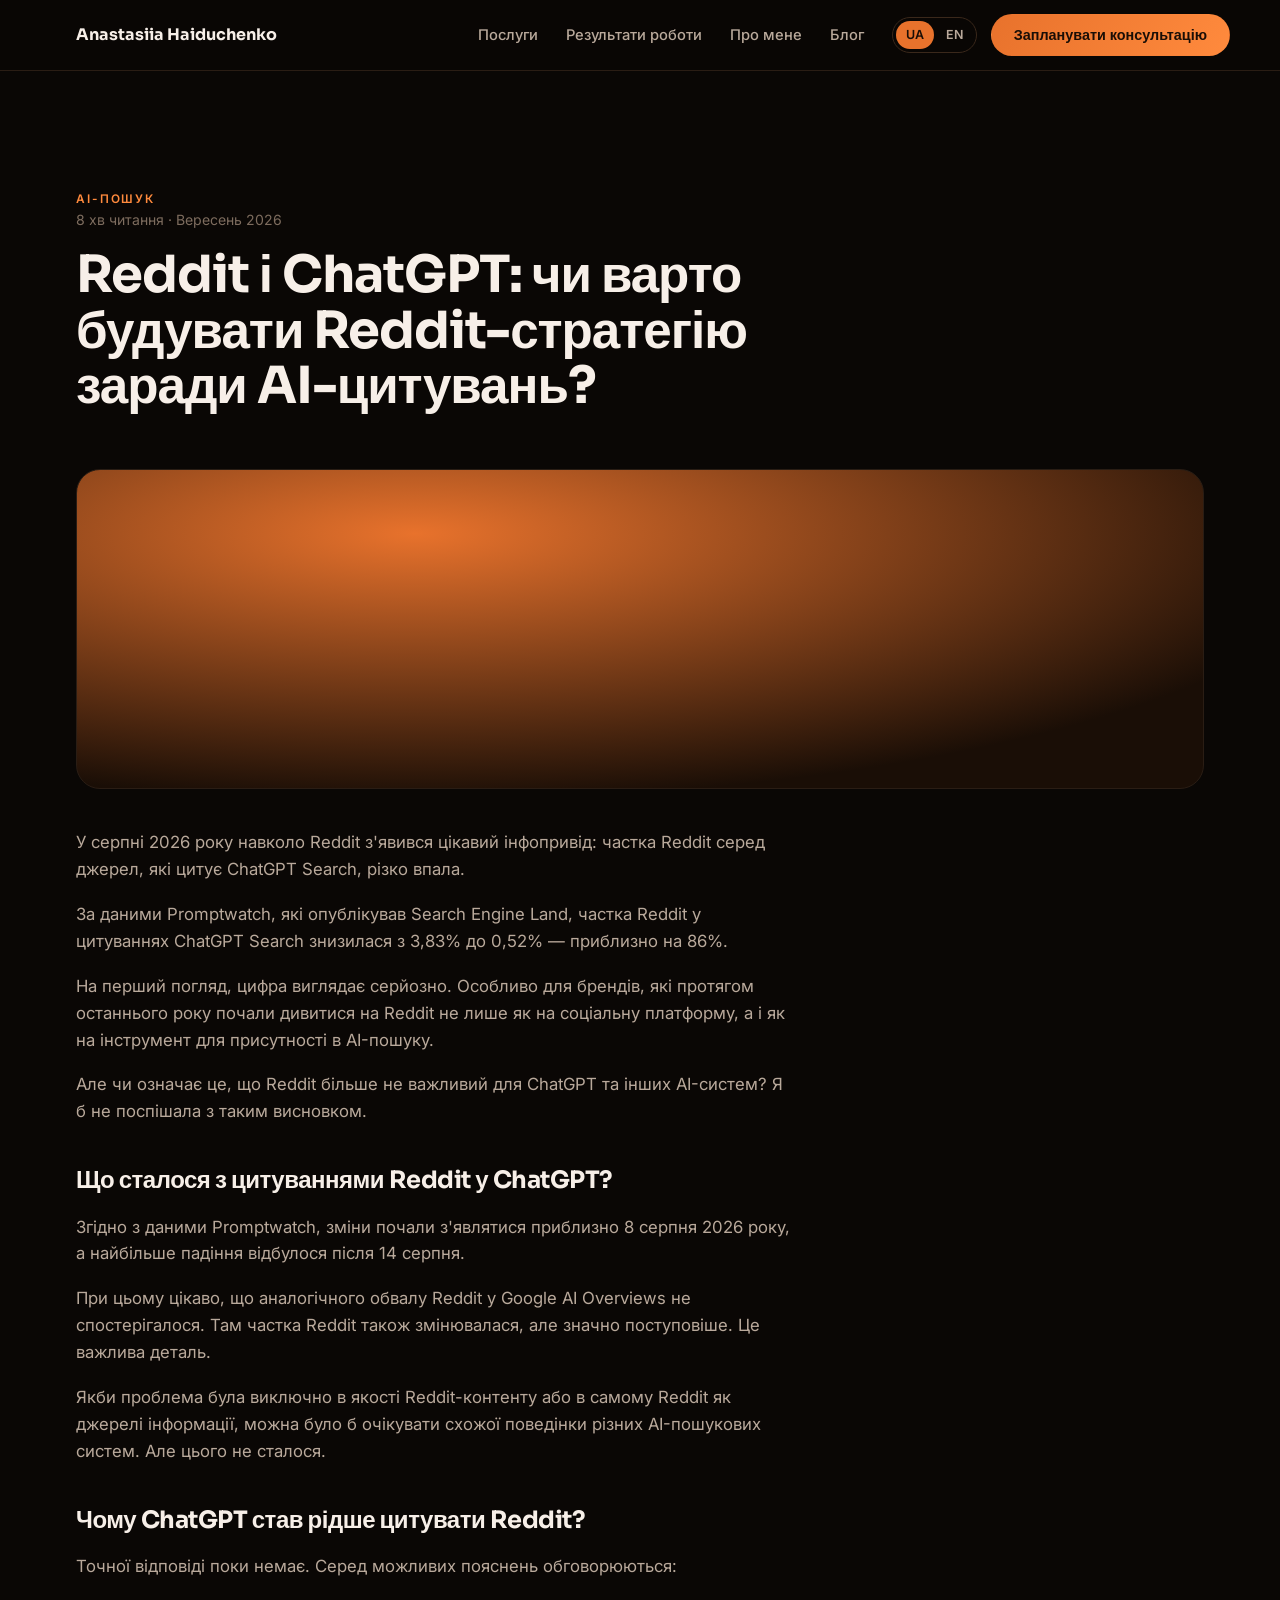
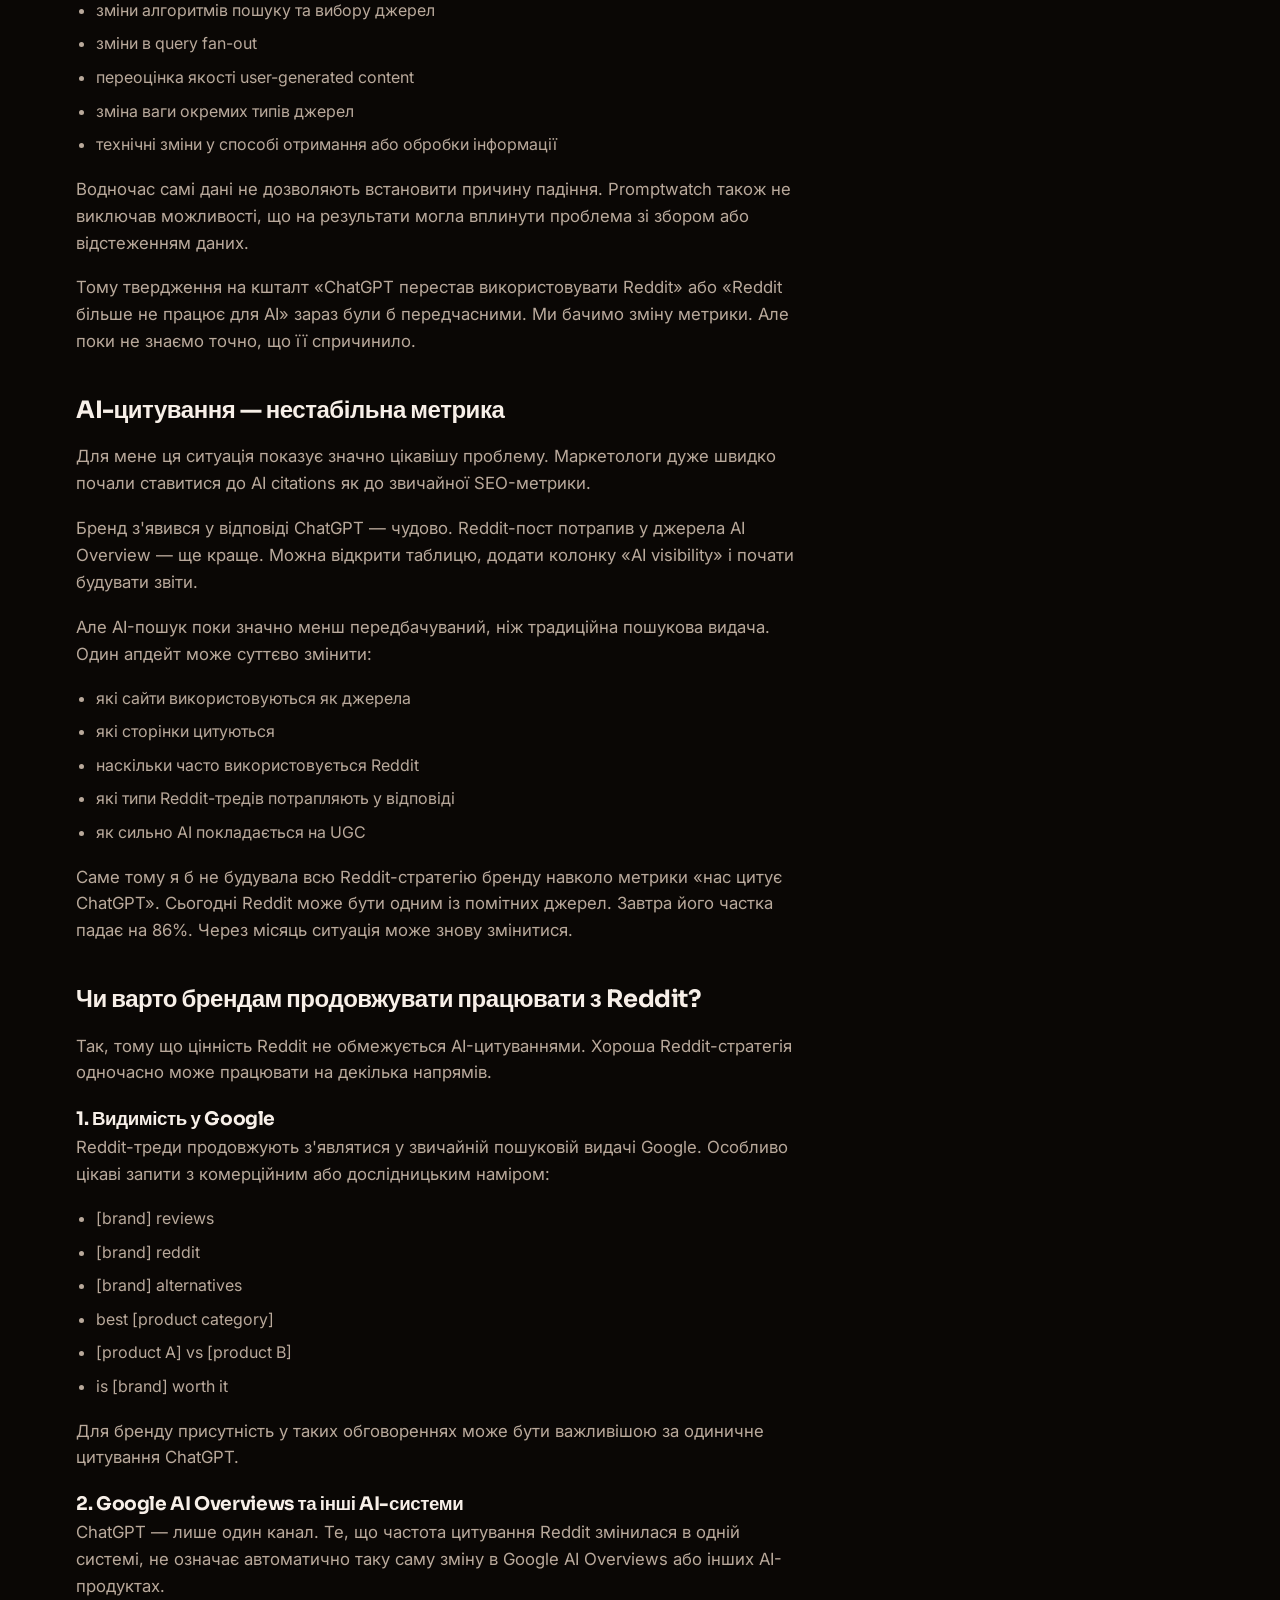
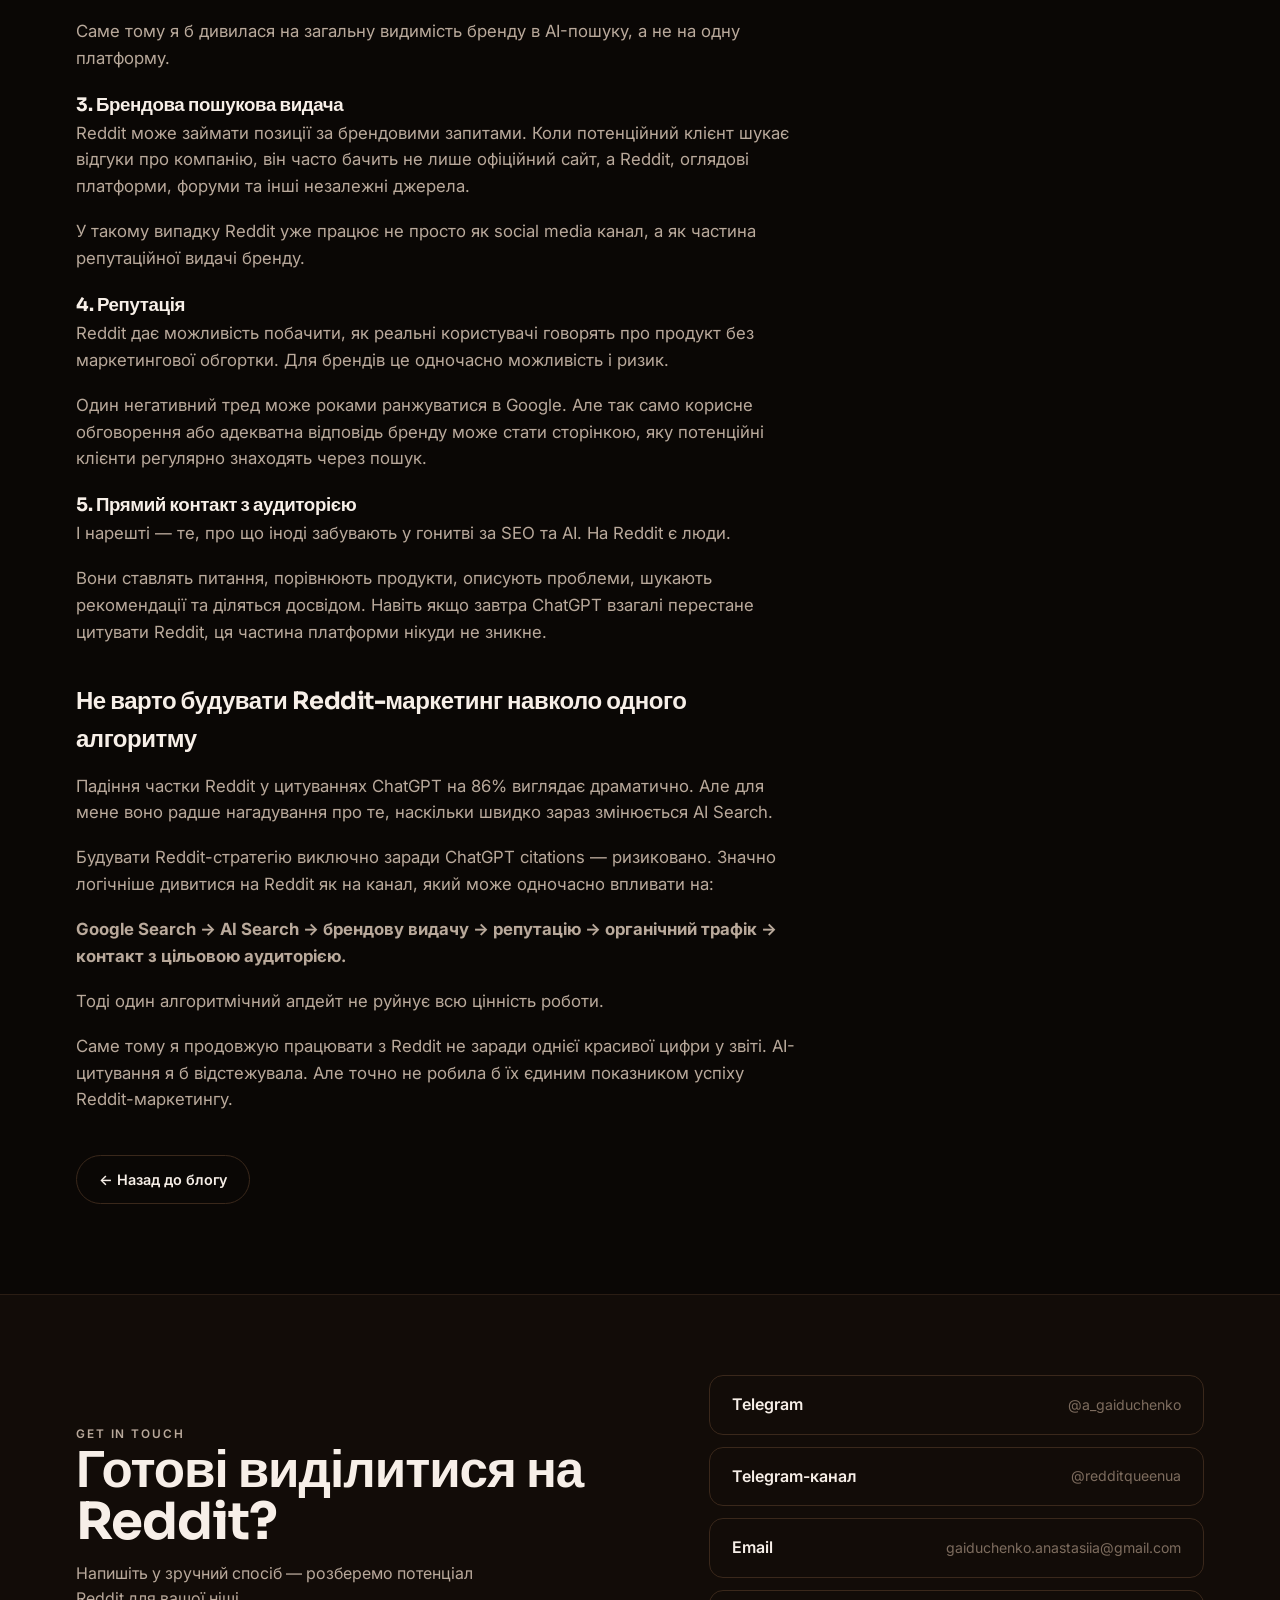
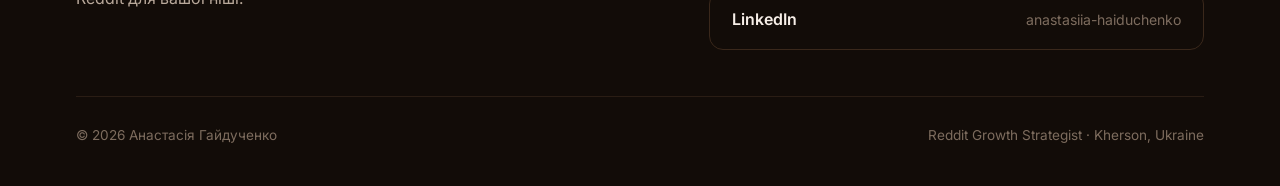
<file: blog/reddit-chatgpt-ai-search/index.html>
<!doctype html>
<html lang="uk" data-page="blog-article">
  <head>
    <meta charset="UTF-8" />
    <meta name="viewport" content="width=device-width, initial-scale=1.0" />
    <meta name="theme-color" content="#0a0705" />
    <meta name="color-scheme" content="dark" />
    <style>html{background-color:#0a0705;color-scheme:dark}body{background-color:#0a0705;color:#f7efe8}</style>
    <script>try{if(sessionStorage.getItem('reddit-nav'))document.documentElement.classList.add('nav-enter');}catch(e){}</script>
    <link rel="icon" type="image/svg+xml" href="../../favicon.svg" />
    <link rel="stylesheet" href="../../css/style.css" />
    <title>Reddit і ChatGPT: чи важливий Reddit для AI Search у 2026 році? | Anastasiia Haiduchenko</title>
    <meta name="description" id="meta-description" content="Частка Reddit у цитуваннях ChatGPT Search різко впала. Розбираємо, що це означає для Reddit SEO, AI Search та маркетингової стратегії брендів." />
    <meta name="author" content="Anastasiia Haiduchenko" />
    <meta name="robots" content="index, follow" />
    <link rel="canonical" href="https://gaiduchenkoanastasiia.github.io/reddit/blog/reddit-chatgpt-ai-search/" />
    <link rel="preconnect" href="https://fonts.googleapis.com" />
    <link rel="preconnect" href="https://fonts.gstatic.com" crossorigin />
    <link href="https://fonts.googleapis.com/css2?family=Sora:wght@400;500;600;700;800&family=Inter:wght@400;500;600&display=swap" rel="stylesheet" />
  </head>
  <body class="page-inner page-blog-article">
    <script src="../../js/lang-boot.js"></script>
    <script src="../../js/lang-chrome.js"></script>
    <header class="site-header" id="site-header">
      <div class="container site-header__inner">
        <a href="../../" class="site-brand" data-i18n="navBrand">Anastasiia Haiduchenko</a>
        <button type="button" class="site-nav-toggle" id="site-nav-toggle" aria-expanded="false" aria-controls="site-nav-panel">
          <span class="visually-hidden" data-i18n="navMenuToggle">Відкрити меню</span>
          <span class="site-nav-toggle__bar" aria-hidden="true"></span>
          <span class="site-nav-toggle__bar" aria-hidden="true"></span>
          <span class="site-nav-toggle__bar" aria-hidden="true"></span>
        </button>
      </div>
    </header>

    <div class="site-nav-panel" id="site-nav-panel">
      <nav class="site-nav" data-i18n-aria="navMenuLabel">
        <ul class="site-nav__list">
          <li><a href="../../services/" class="site-nav__link" data-i18n="navServices">Послуги</a></li>
          <li><a href="../../work/" class="site-nav__link" data-i18n="navWork">Результати роботи</a></li>
          <li><a href="../../about/" class="site-nav__link" data-i18n="navAbout">Про мене</a></li>
          <li><a href="../../blog/" class="site-nav__link" data-i18n="navBlog">Блог</a></li>
        </ul>
        <div class="site-header__actions">
          <div id="lang-switcher" class="lang-switcher" role="group" aria-label="Language">
            <button type="button" id="lang-switch-ua" aria-pressed="true">UA</button>
            <button type="button" id="lang-switch-en" aria-pressed="false">EN</button>
          </div>
          <button type="button" class="btn btn-primary site-header__cta" data-contact-modal data-i18n="heroCtaPrimary">Запланувати консультацію</button>
        </div>
      </nav>
    </div>

    <div class="page-transition-shell" id="page-content">
      <article class="container" style="padding:60px 26px 90px">
        <header class="article-hero">
          <p class="eyebrow" data-i18n="blogArticle2Tag">AI-пошук</p>
          <p class="article-hero__meta" data-i18n="blogArticle2Meta">8 хв читання · Вересень 2026</p>
          <h1 data-i18n="blogArticle2Title">Reddit і ChatGPT: чи варто будувати Reddit-стратегію заради AI-цитувань?</h1>
        </header>

        <div class="article-cover" aria-hidden="true"></div>

        <div class="article-content">
          <p data-i18n="article2P1">У серпні 2026 року навколо Reddit з'явився цікавий інфопривід: частка Reddit серед джерел, які цитує ChatGPT Search, різко впала.</p>
          <p data-i18n="article2P2">За даними Promptwatch, які опублікував Search Engine Land, частка Reddit у цитуваннях ChatGPT Search знизилася з 3,83% до 0,52% — приблизно на 86%.</p>
          <p data-i18n="article2P3">На перший погляд, цифра виглядає серйозно. Особливо для брендів, які протягом останнього року почали дивитися на Reddit не лише як на соціальну платформу, а і як на інструмент для присутності в AI-пошуку.</p>
          <p data-i18n="article2P4">Але чи означає це, що Reddit більше не важливий для ChatGPT та інших AI-систем? Я б не поспішала з таким висновком.</p>

          <h2 data-i18n="article2H2_1">Що сталося з цитуваннями Reddit у ChatGPT?</h2>
          <p data-i18n="article2P5">Згідно з даними Promptwatch, зміни почали з'являтися приблизно 8 серпня 2026 року, а найбільше падіння відбулося після 14 серпня.</p>
          <p data-i18n="article2P6">При цьому цікаво, що аналогічного обвалу Reddit у Google AI Overviews не спостерігалося. Там частка Reddit також змінювалася, але значно поступовіше. Це важлива деталь.</p>
          <p data-i18n="article2P7">Якби проблема була виключно в якості Reddit-контенту або в самому Reddit як джерелі інформації, можна було б очікувати схожої поведінки різних AI-пошукових систем. Але цього не сталося.</p>

          <h2 data-i18n="article2H2_2">Чому ChatGPT став рідше цитувати Reddit?</h2>
          <p data-i18n="article2P8">Точної відповіді поки немає. Серед можливих пояснень обговорюються:</p>
          <ul data-i18n-list="article2ReasonsList"></ul>
          <p data-i18n="article2P9">Водночас самі дані не дозволяють встановити причину падіння. Promptwatch також не виключав можливості, що на результати могла вплинути проблема зі збором або відстеженням даних.</p>
          <p data-i18n="article2P10">Тому твердження на кшталт «ChatGPT перестав використовувати Reddit» або «Reddit більше не працює для AI» зараз були б передчасними. Ми бачимо зміну метрики. Але поки не знаємо точно, що її спричинило.</p>

          <h2 data-i18n="article2H2_3">AI-цитування — нестабільна метрика</h2>
          <p data-i18n="article2P11">Для мене ця ситуація показує значно цікавішу проблему. Маркетологи дуже швидко почали ставитися до AI citations як до звичайної SEO-метрики.</p>
          <p data-i18n="article2P12">Бренд з'явився у відповіді ChatGPT — чудово. Reddit-пост потрапив у джерела AI Overview — ще краще. Можна відкрити таблицю, додати колонку «AI visibility» і почати будувати звіти.</p>
          <p data-i18n="article2P13">Але AI-пошук поки значно менш передбачуваний, ніж традиційна пошукова видача. Один апдейт може суттєво змінити:</p>
          <ul data-i18n-list="article2VolatilityList"></ul>
          <p data-i18n="article2P14">Саме тому я б не будувала всю Reddit-стратегію бренду навколо метрики «нас цитує ChatGPT». Сьогодні Reddit може бути одним із помітних джерел. Завтра його частка падає на 86%. Через місяць ситуація може знову змінитися.</p>

          <h2 data-i18n="article2H2_4">Чи варто брендам продовжувати працювати з Reddit?</h2>
          <p data-i18n="article2P15">Так, тому що цінність Reddit не обмежується AI-цитуваннями. Хороша Reddit-стратегія одночасно може працювати на декілька напрямів.</p>

          <h3 data-i18n="article2H3_1">1. Видимість у Google</h3>
          <p data-i18n="article2P16">Reddit-треди продовжують з'являтися у звичайній пошуковій видачі Google. Особливо цікаві запити з комерційним або дослідницьким наміром:</p>
          <ul data-i18n-list="article2GoogleQueriesList"></ul>
          <p data-i18n="article2P17">Для бренду присутність у таких обговореннях може бути важливішою за одиничне цитування ChatGPT.</p>

          <h3 data-i18n="article2H3_2">2. Google AI Overviews та інші AI-системи</h3>
          <p data-i18n="article2P18">ChatGPT — лише один канал. Те, що частота цитування Reddit змінилася в одній системі, не означає автоматично таку саму зміну в Google AI Overviews або інших AI-продуктах.</p>
          <p data-i18n="article2P19">Саме тому я б дивилася на загальну видимість бренду в AI-пошуку, а не на одну платформу.</p>

          <h3 data-i18n="article2H3_3">3. Брендова пошукова видача</h3>
          <p data-i18n="article2P20">Reddit може займати позиції за брендовими запитами. Коли потенційний клієнт шукає відгуки про компанію, він часто бачить не лише офіційний сайт, а Reddit, оглядові платформи, форуми та інші незалежні джерела.</p>
          <p data-i18n="article2P21">У такому випадку Reddit уже працює не просто як social media канал, а як частина репутаційної видачі бренду.</p>

          <h3 data-i18n="article2H3_4">4. Репутація</h3>
          <p data-i18n="article2P22">Reddit дає можливість побачити, як реальні користувачі говорять про продукт без маркетингової обгортки. Для брендів це одночасно можливість і ризик.</p>
          <p data-i18n="article2P23">Один негативний тред може роками ранжуватися в Google. Але так само корисне обговорення або адекватна відповідь бренду може стати сторінкою, яку потенційні клієнти регулярно знаходять через пошук.</p>

          <h3 data-i18n="article2H3_5">5. Прямий контакт з аудиторією</h3>
          <p data-i18n="article2P24">І нарешті — те, про що іноді забувають у гонитві за SEO та AI. На Reddit є люди.</p>
          <p data-i18n="article2P25">Вони ставлять питання, порівнюють продукти, описують проблеми, шукають рекомендації та діляться досвідом. Навіть якщо завтра ChatGPT взагалі перестане цитувати Reddit, ця частина платформи нікуди не зникне.</p>

          <h2 data-i18n="article2H2_5">Не варто будувати Reddit-маркетинг навколо одного алгоритму</h2>
          <p data-i18n="article2P26">Падіння частки Reddit у цитуваннях ChatGPT на 86% виглядає драматично. Але для мене воно радше нагадування про те, наскільки швидко зараз змінюється AI Search.</p>
          <p data-i18n="article2P27">Будувати Reddit-стратегію виключно заради ChatGPT citations — ризиковано. Значно логічніше дивитися на Reddit як на канал, який може одночасно впливати на:</p>
          <p><strong data-i18n="article2P28">Google Search → AI Search → брендову видачу → репутацію → органічний трафік → контакт з цільовою аудиторією.</strong></p>
          <p data-i18n="article2P29">Тоді один алгоритмічний апдейт не руйнує всю цінність роботи.</p>
          <p data-i18n="article2P30">Саме тому я продовжую працювати з Reddit не заради однієї красивої цифри у звіті. AI-цитування я б відстежувала. Але точно не робила б їх єдиним показником успіху Reddit-маркетингу.</p>

          <a href="../../blog/" class="btn btn-ghost" style="margin-top:24px" data-i18n="blogBack">← Назад до блогу</a>
        </div>
      </article>
    </div>

    <footer class="site-footer" id="contact">
      <div class="container">
        <div class="foot-cta">
          <div>
            <p class="eyebrow" data-i18n="footerEyebrow">Get in touch</p>
            <h2 data-i18n="footerTitle">Готові виділитися на Reddit?</h2>
            <p data-i18n="footerLead">Напишіть у зручний спосіб — розберемо потенціал Reddit для вашої ніші.</p>
          </div>
          <div class="contacts">
            <a href="https://t.me/a_gaiduchenko" class="contact-link" target="_blank" rel="noopener noreferrer"><span>Telegram</span><span class="contact-link__handle">@a_gaiduchenko</span></a>
            <a href="https://t.me/redditqueenua" class="contact-link" target="_blank" rel="noopener noreferrer"><span data-i18n="contactChannelLabel">Telegram-канал</span><span class="contact-link__handle" data-i18n="contactChannelHandle">@redditqueenua</span></a>
            <a href="mailto:gaiduchenko.anastasiia@gmail.com" class="contact-link"><span>Email</span><span class="contact-link__handle">gaiduchenko.anastasiia@gmail.com</span></a>
            <a href="https://www.linkedin.com/in/anastasiia-haiduchenko" class="contact-link" target="_blank" rel="noopener noreferrer"><span>LinkedIn</span><span class="contact-link__handle">anastasiia-haiduchenko</span></a>
          </div>
        </div>
        <div class="foot-bottom">
          <span data-i18n="footerCopy">© 2026 Анастасія Гайдученко</span>
          <span data-i18n="footerLocation">Reddit Growth Strategist · Lviv, Ukraine</span>
        </div>
      </div>
    </footer>

    <div id="contact-modal" class="contact-modal" aria-hidden="true" role="dialog" aria-modal="true" aria-labelledby="contact-modal-title">
      <div class="contact-modal__overlay" data-contact-modal-close tabindex="-1"></div>
      <div class="contact-modal__dialog">
        <button type="button" class="contact-modal__close" data-contact-modal-close data-i18n-aria="modalClose">&times;</button>
        <h2 id="contact-modal-title" class="contact-modal__title" data-i18n="contactModalTitle">Зв'яжіться зі мною</h2>
        <p class="contact-modal__lead" data-i18n="contactModalLead">Готова обговорити ваш проєкт. Оберіть зручний спосіб зв'язку.</p>
        <div class="contacts">
          <a href="https://t.me/a_gaiduchenko" class="contact-link" target="_blank" rel="noopener noreferrer"><span>Telegram</span><span class="contact-link__handle">@a_gaiduchenko</span></a>
          <a href="https://t.me/redditqueenua" class="contact-link" target="_blank" rel="noopener noreferrer"><span data-i18n="contactChannelLabel">Telegram-канал</span><span class="contact-link__handle" data-i18n="contactChannelHandle">@redditqueenua</span></a>
          <a href="mailto:gaiduchenko.anastasiia@gmail.com" class="contact-link"><span>Email</span><span class="contact-link__handle">gaiduchenko.anastasiia@gmail.com</span></a>
          <a href="https://www.linkedin.com/in/anastasiia-haiduchenko" class="contact-link" target="_blank" rel="noopener noreferrer"><span>LinkedIn</span><span class="contact-link__handle">anastasiia-haiduchenko</span></a>
        </div>
      </div>
    </div>

    <script src="../../js/translations.js"></script>
    <script src="../../js/site.js"></script>
    <script src="../../js/i18n.js"></script>
  </body>
</html>
</file>
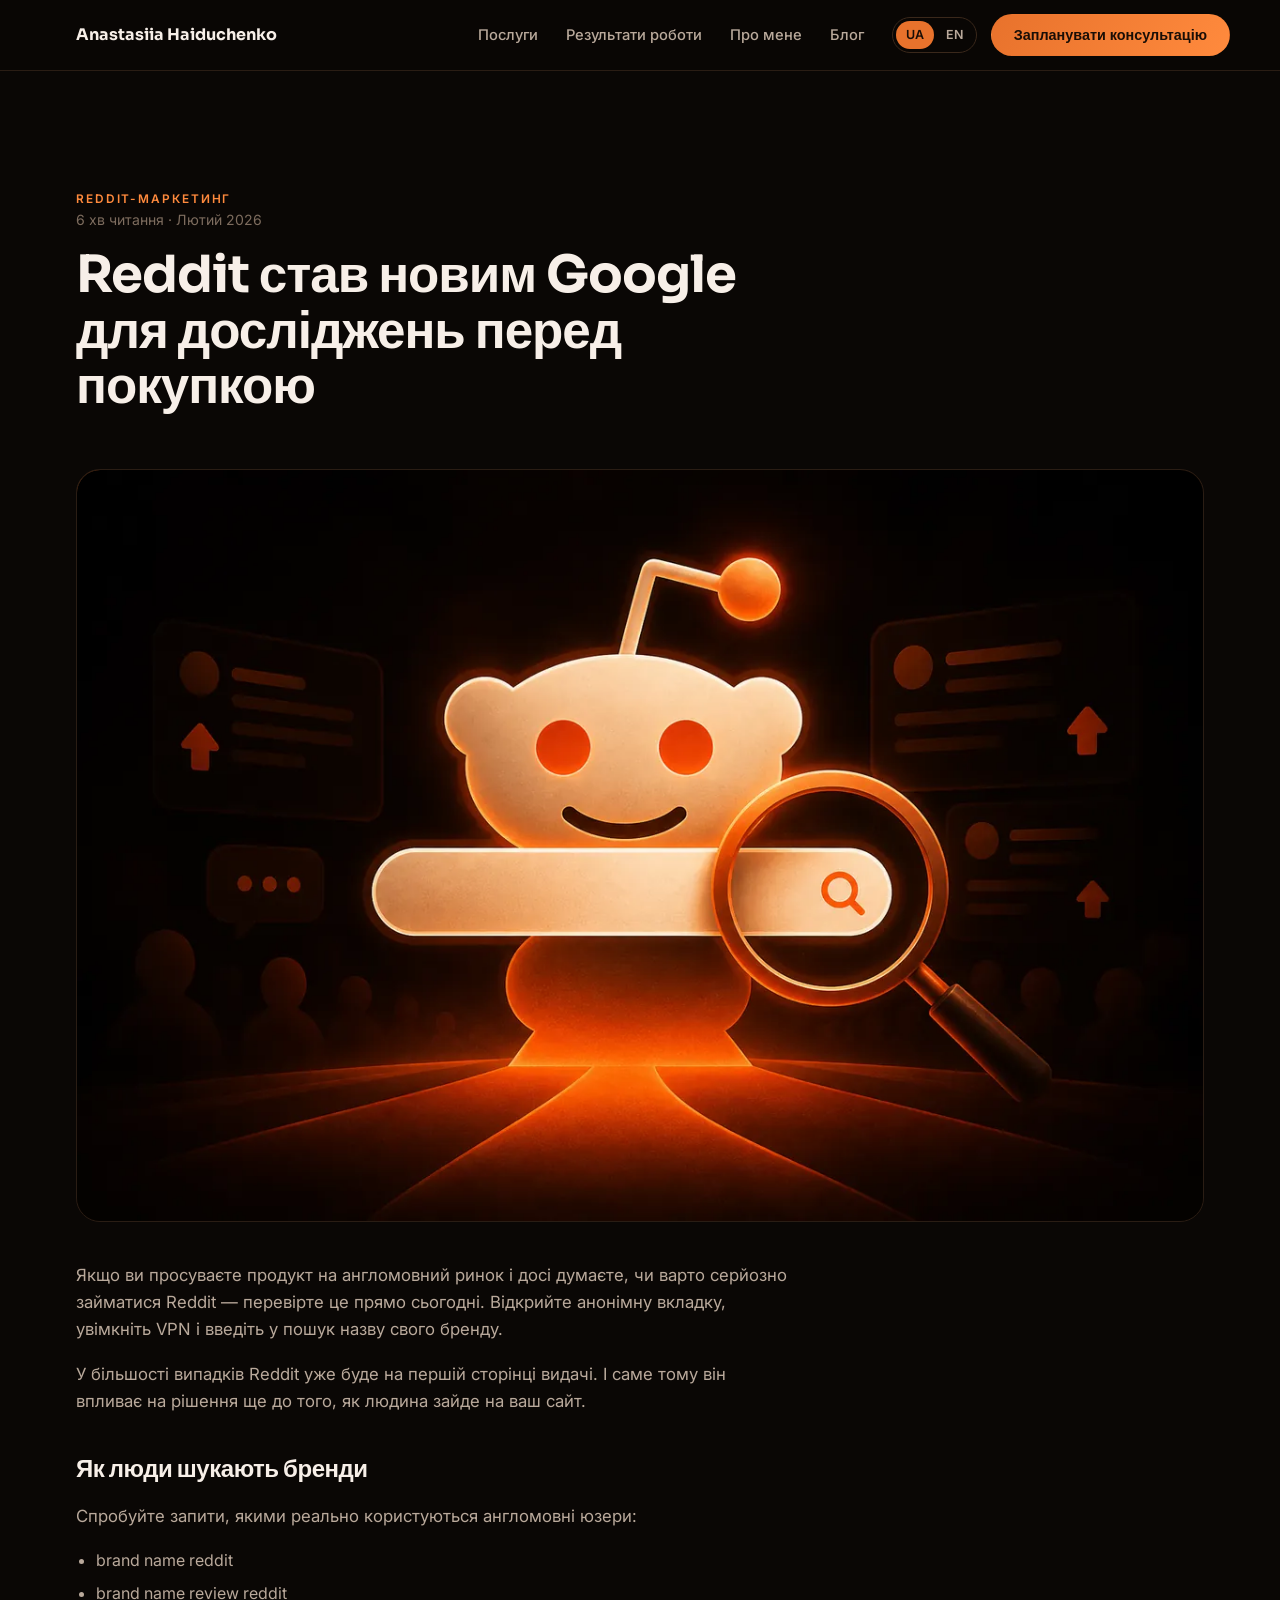
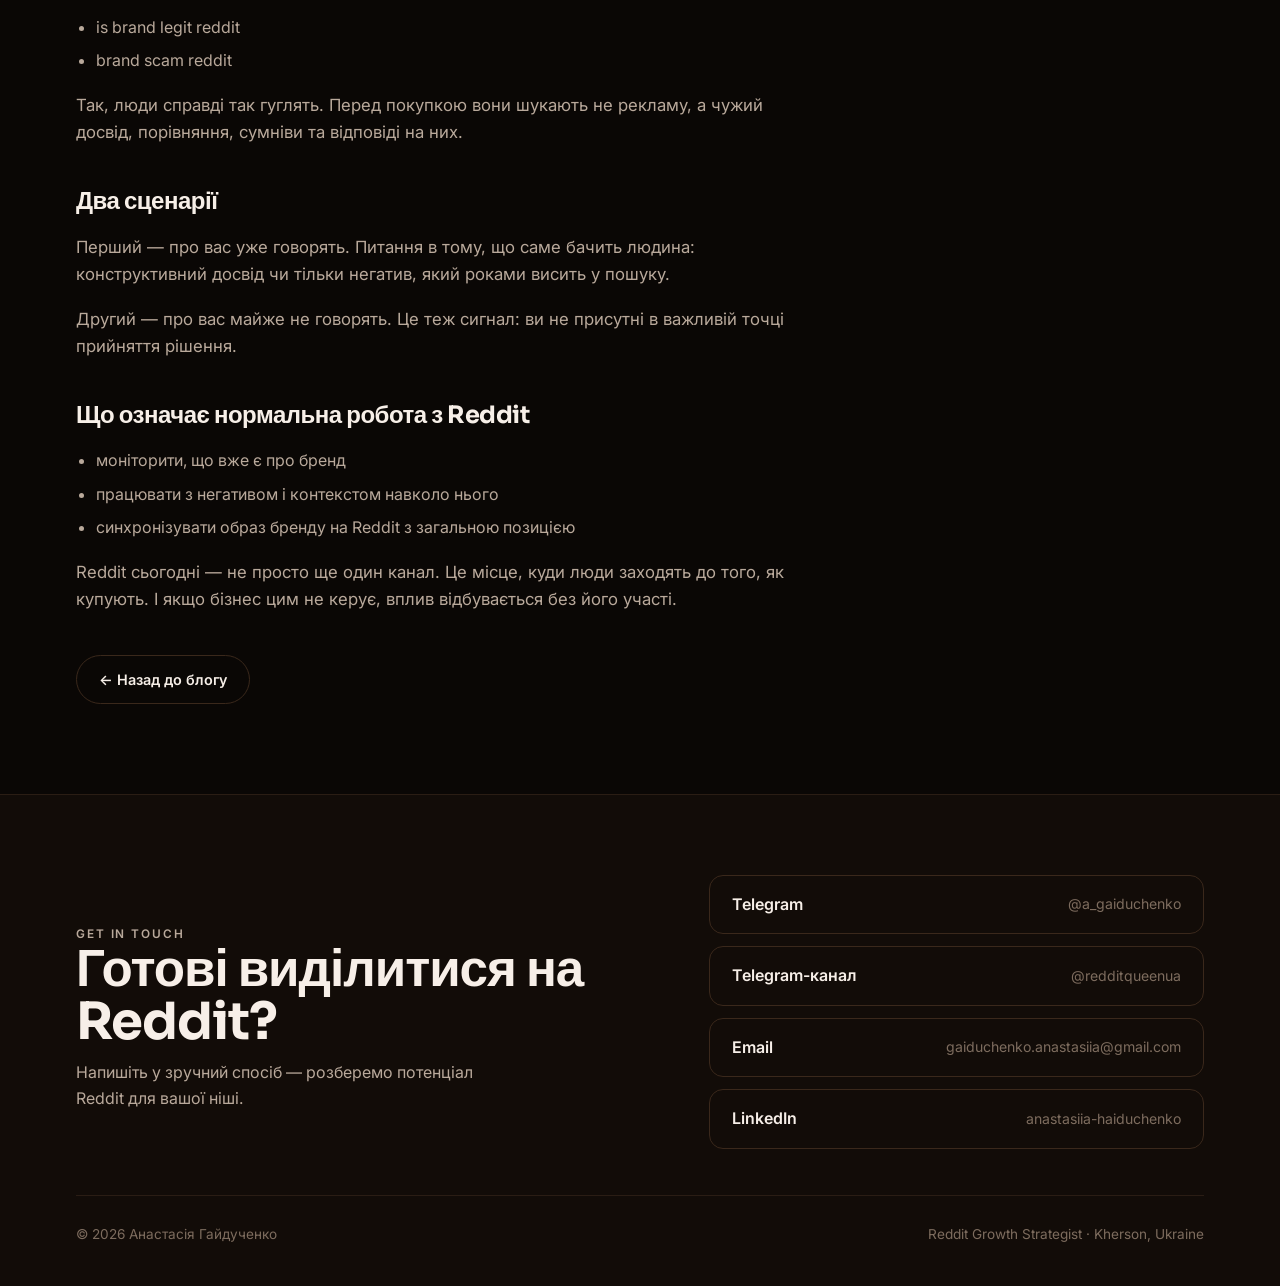
<file: blog/reddit-novyj-google/index.html>
<!doctype html>
<html lang="uk" data-page="blog-article">
  <head>
    <meta charset="UTF-8" />
    <meta name="viewport" content="width=device-width, initial-scale=1.0" />
    <meta name="theme-color" content="#0a0705" />
    <meta name="color-scheme" content="dark" />
    <style>html{background-color:#0a0705;color-scheme:dark}body{background-color:#0a0705;color:#f7efe8}</style>
    <script>try{if(sessionStorage.getItem('reddit-nav'))document.documentElement.classList.add('nav-enter');}catch(e){}</script>
    <link rel="icon" type="image/svg+xml" href="../../favicon.svg" />
    <link rel="stylesheet" href="../../css/style.css" />
    <title>Reddit став новим Google | Anastasiia Haiduchenko</title>
    <meta name="description" id="meta-description" content="Чому Reddit впливає на рішення про покупку ще до візиту на сайт бренду." />
    <meta name="author" content="Anastasiia Haiduchenko" />
    <meta name="robots" content="index, follow" />
    <link rel="canonical" href="https://gaiduchenkoanastasiia.github.io/reddit/blog/reddit-novyj-google/" />
    <link rel="preconnect" href="https://fonts.googleapis.com" />
    <link rel="preconnect" href="https://fonts.gstatic.com" crossorigin />
    <link href="https://fonts.googleapis.com/css2?family=Sora:wght@400;500;600;700;800&family=Inter:wght@400;500;600&display=swap" rel="stylesheet" />
  </head>
  <body class="page-inner page-blog-article">
    <script src="../../js/lang-boot.js"></script>
    <script src="../../js/lang-chrome.js"></script>
    <header class="site-header" id="site-header">
      <div class="container site-header__inner">
        <a href="../../" class="site-brand" data-i18n="navBrand">Anastasiia Haiduchenko</a>
        <button type="button" class="site-nav-toggle" id="site-nav-toggle" aria-expanded="false" aria-controls="site-nav-panel">
          <span class="visually-hidden" data-i18n="navMenuToggle">Відкрити меню</span>
          <span class="site-nav-toggle__bar" aria-hidden="true"></span>
          <span class="site-nav-toggle__bar" aria-hidden="true"></span>
          <span class="site-nav-toggle__bar" aria-hidden="true"></span>
        </button>
      </div>
    </header>

    <div class="site-nav-panel" id="site-nav-panel">
      <nav class="site-nav" data-i18n-aria="navMenuLabel">
        <ul class="site-nav__list">
          <li><a href="../../services/" class="site-nav__link" data-i18n="navServices">Послуги</a></li>
          <li><a href="../../work/" class="site-nav__link" data-i18n="navWork">Результати роботи</a></li>
          <li><a href="../../about/" class="site-nav__link" data-i18n="navAbout">Про мене</a></li>
          <li><a href="../../blog/" class="site-nav__link" data-i18n="navBlog">Блог</a></li>
        </ul>
        <div class="site-header__actions">
          <div id="lang-switcher" class="lang-switcher" role="group" aria-label="Language">
            <button type="button" id="lang-switch-ua" aria-pressed="true">UA</button>
            <button type="button" id="lang-switch-en" aria-pressed="false">EN</button>
          </div>
          <button type="button" class="btn btn-primary site-header__cta" data-contact-modal data-i18n="heroCtaPrimary">Запланувати консультацію</button>
        </div>
      </nav>
    </div>

    <div class="page-transition-shell" id="page-content">
      <article class="container" style="padding:60px 26px 90px">
        <header class="article-hero">
          <p class="eyebrow" data-i18n="blogArticle1Tag">Reddit-маркетинг</p>
          <p class="article-hero__meta" data-i18n="blogArticle1Meta">6 хв читання · Лютий 2026</p>
          <h1 data-i18n="blogArticle1Title">Reddit став новим Google для досліджень перед покупкою</h1>
        </header>

        <div class="article-cover" aria-hidden="true">
          <picture>
            <source srcset="../../assets/images/blog-reddit-google.webp" type="image/webp" />
            <img src="../../assets/images/blog-reddit-google.jpg" alt="" width="1200" height="800" fetchpriority="high" decoding="async" data-i18n-alt="blogArticle1CoverAlt" />
          </picture>
        </div>

        <div class="article-content">
          <p data-i18n="articleP1">Якщо ви просуваєте продукт на англомовний ринок і досі думаєте, чи варто серйозно займатися Reddit — перевірте це прямо сьогодні. Відкрийте анонімну вкладку, увімкніть VPN і введіть у пошук назву свого бренду.</p>
          <p data-i18n="articleP2">У більшості випадків Reddit уже буде на першій сторінці видачі. І саме тому він впливає на рішення ще до того, як людина зайде на ваш сайт.</p>

          <h2 data-i18n="articleH2_1">Як люди шукають бренди</h2>
          <p data-i18n="articleP3">Спробуйте запити, якими реально користуються англомовні юзери:</p>
          <ul data-i18n-list="articleSearchQueries"></ul>
          <p data-i18n="articleP4">Так, люди справді так гуглять. Перед покупкою вони шукають не рекламу, а чужий досвід, порівняння, сумніви та відповіді на них.</p>

          <h2 data-i18n="articleH2_2">Два сценарії</h2>
          <p data-i18n="articleP5">Перший — про вас уже говорять. Питання в тому, що саме бачить людина: конструктивний досвід чи тільки негатив, який роками висить у пошуку.</p>
          <p data-i18n="articleP6">Другий — про вас майже не говорять. Це теж сигнал: ви не присутні в важливій точці прийняття рішення.</p>

          <h2 data-i18n="articleH2_3">Що означає нормальна робота з Reddit</h2>
          <ul data-i18n-list="articleWorkList"></ul>
          <p data-i18n="articleP7">Reddit сьогодні — не просто ще один канал. Це місце, куди люди заходять до того, як купують. І якщо бізнес цим не керує, вплив відбувається без його участі.</p>

          <a href="../../blog/" class="btn btn-ghost" style="margin-top:24px" data-i18n="blogBack">← Назад до блогу</a>
        </div>
      </article>
    </div>

    <footer class="site-footer" id="contact">
      <div class="container">
        <div class="foot-cta">
          <div>
            <p class="eyebrow" data-i18n="footerEyebrow">Get in touch</p>
            <h2 data-i18n="footerTitle">Готові виділитися на Reddit?</h2>
            <p data-i18n="footerLead">Напишіть у зручний спосіб — розберемо потенціал Reddit для вашої ніші.</p>
          </div>
          <div class="contacts">
            <a href="https://t.me/a_gaiduchenko" class="contact-link" target="_blank" rel="noopener noreferrer"><span>Telegram</span><span class="contact-link__handle">@a_gaiduchenko</span></a>
            <a href="https://t.me/redditqueenua" class="contact-link" target="_blank" rel="noopener noreferrer"><span data-i18n="contactChannelLabel">Telegram-канал</span><span class="contact-link__handle" data-i18n="contactChannelHandle">@redditqueenua</span></a>
            <a href="mailto:gaiduchenko.anastasiia@gmail.com" class="contact-link"><span>Email</span><span class="contact-link__handle">gaiduchenko.anastasiia@gmail.com</span></a>
            <a href="https://www.linkedin.com/in/anastasiia-haiduchenko" class="contact-link" target="_blank" rel="noopener noreferrer"><span>LinkedIn</span><span class="contact-link__handle">anastasiia-haiduchenko</span></a>
          </div>
        </div>
        <div class="foot-bottom">
          <span data-i18n="footerCopy">© 2026 Анастасія Гайдученко</span>
          <span data-i18n="footerLocation">Reddit Growth Strategist · Lviv, Ukraine</span>
        </div>
      </div>
    </footer>

    <div id="contact-modal" class="contact-modal" aria-hidden="true" role="dialog" aria-modal="true" aria-labelledby="contact-modal-title">
      <div class="contact-modal__overlay" data-contact-modal-close tabindex="-1"></div>
      <div class="contact-modal__dialog">
        <button type="button" class="contact-modal__close" data-contact-modal-close data-i18n-aria="modalClose">&times;</button>
        <h2 id="contact-modal-title" class="contact-modal__title" data-i18n="contactModalTitle">Зв'яжіться зі мною</h2>
        <p class="contact-modal__lead" data-i18n="contactModalLead">Готова обговорити ваш проєкт. Оберіть зручний спосіб зв'язку.</p>
        <div class="contacts">
          <a href="https://t.me/a_gaiduchenko" class="contact-link" target="_blank" rel="noopener noreferrer"><span>Telegram</span><span class="contact-link__handle">@a_gaiduchenko</span></a>
          <a href="https://t.me/redditqueenua" class="contact-link" target="_blank" rel="noopener noreferrer"><span data-i18n="contactChannelLabel">Telegram-канал</span><span class="contact-link__handle" data-i18n="contactChannelHandle">@redditqueenua</span></a>
          <a href="mailto:gaiduchenko.anastasiia@gmail.com" class="contact-link"><span>Email</span><span class="contact-link__handle">gaiduchenko.anastasiia@gmail.com</span></a>
          <a href="https://www.linkedin.com/in/anastasiia-haiduchenko" class="contact-link" target="_blank" rel="noopener noreferrer"><span>LinkedIn</span><span class="contact-link__handle">anastasiia-haiduchenko</span></a>
        </div>
      </div>
    </div>

    <script src="../../js/translations.js"></script>
    <script src="../../js/site.js"></script>
    <script src="../../js/i18n.js"></script>
  </body>
</html>
</file>
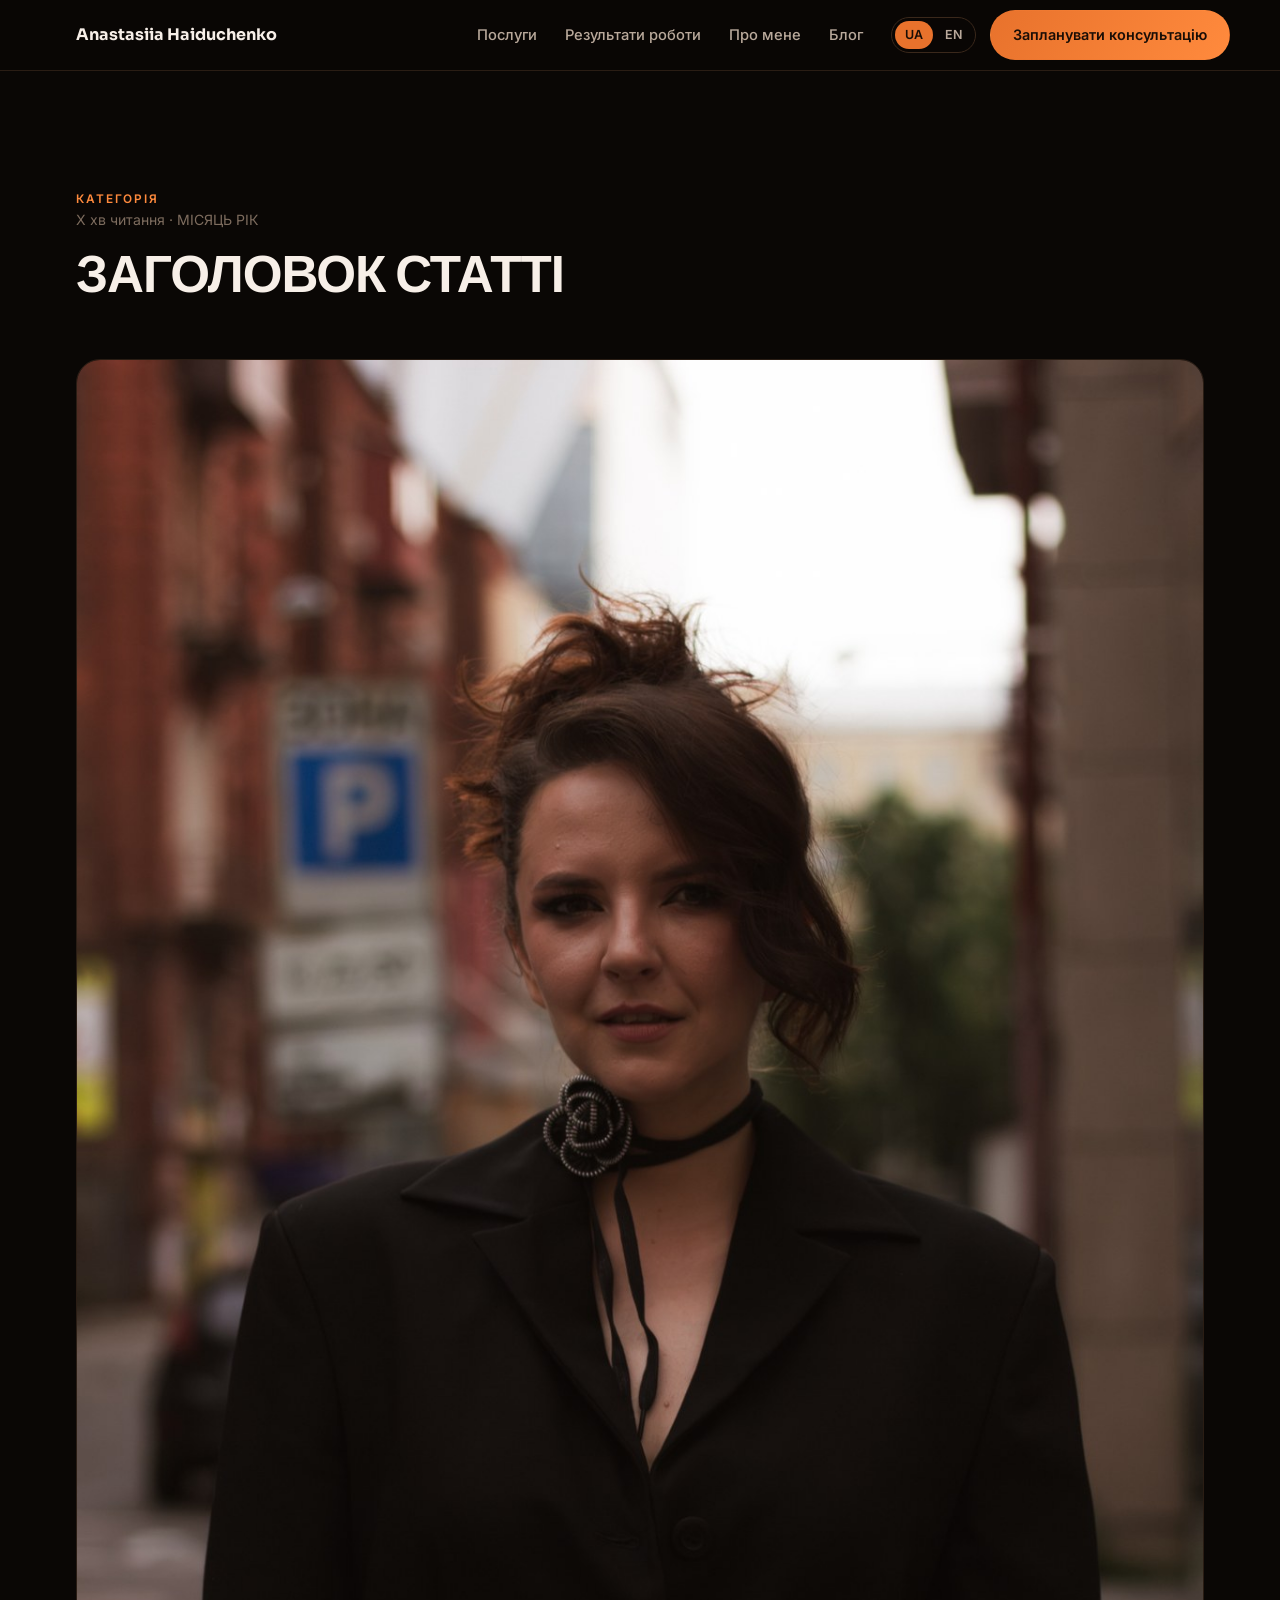
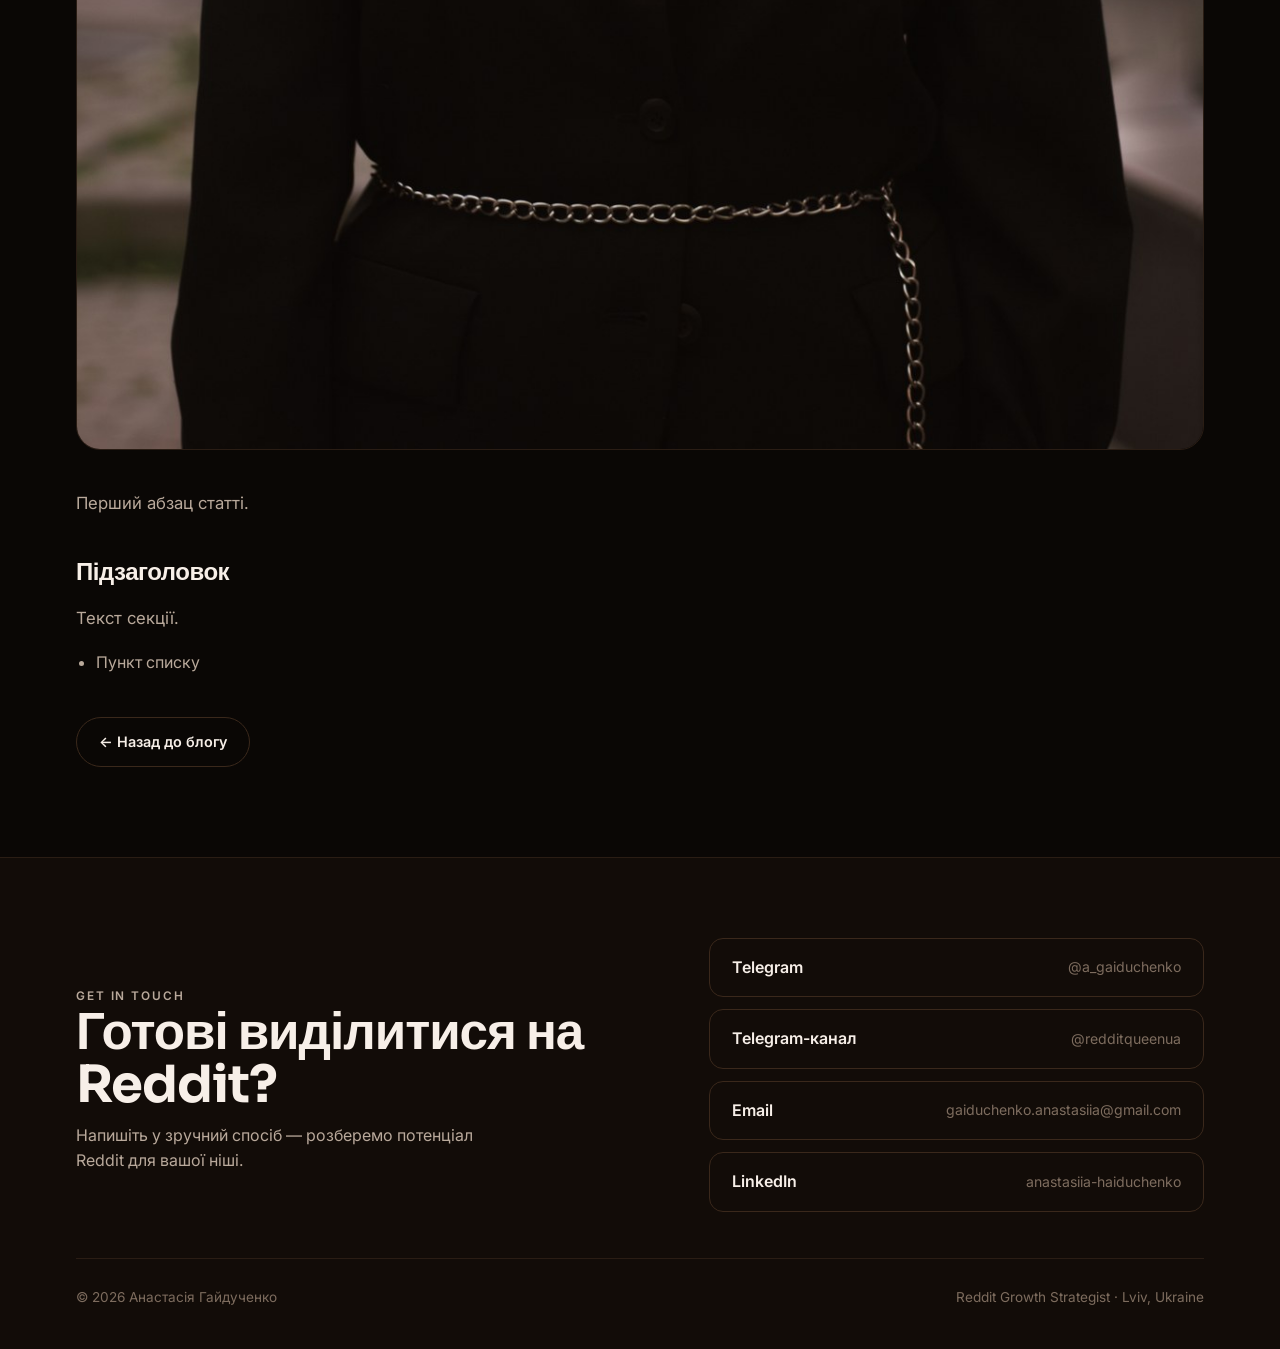
<file: blog/_template.html>
<!--
  ШАБЛОН СТАТТІ БЛОГУ
  ===================
  Як додати нову статтю:
  1. Скопіюйте цю папку: blog/_template/ → blog/назва-статті/
  2. Перейменуйте index.html (залиште як є)
  3. Замініть текст у блоці <article> (заголовок, дату, контент)
  4. Додайте картку статті в blog/index.html (скопіюйте блок <a class="blog-card">)
  5. Додайте URL у sitemap.xml
  6. (Опційно) Додайте ключі перекладу в js/translations.js для UA/EN
-->
<!doctype html>
<html lang="uk" data-page="blog-article">
  <head>
    <meta charset="UTF-8" />
    <meta name="viewport" content="width=device-width, initial-scale=1.0" />
    <meta name="theme-color" content="#0a0705" />
    <meta name="color-scheme" content="dark" />
    <style>html{background-color:#0a0705;color-scheme:dark}body{background-color:#0a0705;color:#f7efe8}</style>
    <script>try{if(sessionStorage.getItem('reddit-nav'))document.documentElement.classList.add('nav-enter');}catch(e){}</script>
    <link rel="icon" type="image/svg+xml" href="../../favicon.svg" />
    <link rel="stylesheet" href="../../css/style.css" />
    <title>НАЗВА СТАТТІ | Anastasiia Haiduchenko</title>
    <meta name="description" id="meta-description" content="КОРОТКИЙ ОПИС СТАТТІ ДЛЯ SEO" />
    <meta name="author" content="Anastasiia Haiduchenko" />
    <meta name="robots" content="index, follow" />
    <link rel="canonical" href="https://gaiduchenkoanastasiia.github.io/reddit/blog/SLUG/" />
    <link rel="preconnect" href="https://fonts.googleapis.com" />
    <link rel="preconnect" href="https://fonts.gstatic.com" crossorigin />
    <link href="https://fonts.googleapis.com/css2?family=Sora:wght@400;500;600;700;800&family=Inter:wght@400;500;600&display=swap" rel="stylesheet" />
  </head>
  <body class="page-inner page-blog-article">
    <script src="../../js/lang-boot.js"></script>
    <script src="../../js/lang-chrome.js"></script>
    <!-- Header — не змінювати структуру, лише шляхи ../../ -->
    <header class="site-header" id="site-header">
      <div class="container site-header__inner">
        <a href="../../" class="site-brand">Anastasiia Haiduchenko</a>
        <button type="button" class="site-nav-toggle" id="site-nav-toggle" aria-expanded="false" aria-controls="site-nav-panel">
          <span class="visually-hidden">Відкрити меню</span>
          <span class="site-nav-toggle__bar" aria-hidden="true"></span>
          <span class="site-nav-toggle__bar" aria-hidden="true"></span>
          <span class="site-nav-toggle__bar" aria-hidden="true"></span>
        </button>
      </div>
    </header>

    <div class="site-nav-panel" id="site-nav-panel">
      <nav class="site-nav">
        <ul class="site-nav__list">
          <li><a href="../../services/" class="site-nav__link">Послуги</a></li>
          <li><a href="../../work/" class="site-nav__link">Результати роботи</a></li>
          <li><a href="../../about/" class="site-nav__link">Про мене</a></li>
          <li><a href="../../blog/" class="site-nav__link">Блог</a></li>
        </ul>
        <div class="site-header__actions">
          <div id="lang-switcher" class="lang-switcher" role="group" aria-label="Language">
            <button type="button" id="lang-switch-ua" aria-pressed="true">UA</button>
            <button type="button" id="lang-switch-en" aria-pressed="false">EN</button>
          </div>
          <a href="../../#contact" class="btn btn-primary site-header__cta">Запланувати консультацію</a>
        </div>
      </nav>
    </div>

    <div class="page-transition-shell" id="page-content">
      <article class="container" style="padding:60px 26px 90px">
        <header class="article-hero">
          <p class="eyebrow">КАТЕГОРІЯ</p>
          <p class="article-hero__meta">X хв читання · МІСЯЦЬ РІК</p>
          <h1>ЗАГОЛОВОК СТАТТІ</h1>
        </header>

        <!-- Замініть на <img src="../../assets/images/your-image.jpg" alt=""> або залиште градієнт -->
        <div class="article-cover">
          <img src="../../assets/images/profile-photo.jpg" alt="Обкладинка статті" />
        </div>

        <div class="article-content">
          <p>Перший абзац статті.</p>
          <h2>Підзаголовок</h2>
          <p>Текст секції.</p>
          <ul>
            <li>Пункт списку</li>
          </ul>
          <a href="../../blog/" class="btn btn-ghost" style="margin-top:24px">← Назад до блогу</a>
        </div>
      </article>
    </div>

    <!-- Footer — не змінювати -->
    <footer class="site-footer" id="contact">
      <div class="container">
        <div class="foot-cta">
          <div>
            <p class="eyebrow">Get in touch</p>
            <h2>Готові виділитися на Reddit?</h2>
            <p>Напишіть у зручний спосіб — розберемо потенціал Reddit для вашої ніші.</p>
          </div>
          <div class="contacts">
            <a href="https://t.me/a_gaiduchenko" class="contact-link" target="_blank" rel="noopener noreferrer"><span>Telegram</span><span class="contact-link__handle">@a_gaiduchenko</span></a>
            <a href="https://t.me/redditqueenua" class="contact-link" target="_blank" rel="noopener noreferrer"><span data-i18n="contactChannelLabel">Telegram-канал</span><span class="contact-link__handle" data-i18n="contactChannelHandle">@redditqueenua</span></a>
            <a href="mailto:gaiduchenko.anastasiia@gmail.com" class="contact-link"><span>Email</span><span class="contact-link__handle">gaiduchenko.anastasiia@gmail.com</span></a>
            <a href="https://www.linkedin.com/in/anastasiia-haiduchenko" class="contact-link" target="_blank" rel="noopener noreferrer"><span>LinkedIn</span><span class="contact-link__handle">anastasiia-haiduchenko</span></a>
          </div>
        </div>
        <div class="foot-bottom">
          <span>© 2026 Анастасія Гайдученко</span>
          <span>Reddit Growth Strategist · Lviv, Ukraine</span>
        </div>
      </div>
    </footer>

    <script src="../../js/translations.js"></script>
    <script src="../../js/site.js"></script>
    <script src="../../js/i18n.js"></script>
  </body>
</html>
</file>
<file: css/style.css>
/* Variant 3 — Bold Dark design system */
*,
*::before,
*::after {
  margin: 0;
  padding: 0;
  box-sizing: border-box;
}

:root {
  color-scheme: dark;
  --bg: #0a0705;
  --bg-2: #120c08;
  --card: #170f0a;
  --line: #2a1d14;
  --line-2: #3a281b;
  --text: #f7efe8;
  --muted: #b9a99b;
  --dim: #7d6c5e;
  --accent: #e8722c;
  --accent-2: #ff8a3d;
  --glow: rgba(232, 114, 44, 0.5);
  --maxw: 1180px;
  --header-h: 70px;
  --radius-sm: 12px;
  --radius-md: 18px;
  --radius-lg: 24px;
  --transition: 0.18s ease;
}

html {
  scroll-behavior: smooth;
  overflow-x: hidden;
  background: var(--bg);
}

.page-transition-shell,
.site-footer {
  transition: opacity 0.2s ease;
}

body {
  font-family:
    "Inter",
    system-ui,
    -apple-system,
    sans-serif;
  background: var(--bg);
  color: var(--text);
  line-height: 1.6;
  font-size: 16px;
  overflow-x: hidden;
  -webkit-font-smoothing: antialiased;
  padding-top: calc(var(--header-h) + env(safe-area-inset-top, 0));
}

h1,
h2,
h3,
h4 {
  font-family: "Sora", sans-serif;
  letter-spacing: -0.02em;
}

a {
  color: inherit;
  text-decoration: none;
}

img {
  max-width: 100%;
  height: auto;
  display: block;
}

.container {
  max-width: var(--maxw);
  margin: 0 auto;
  padding: 0 26px;
}

.eyebrow {
  text-transform: uppercase;
  letter-spacing: 0.16em;
  font-size: 0.74rem;
  font-weight: 600;
  color: var(--accent-2);
}

section {
  position: relative;
}

/* Page transitions — JS-controlled leave fade; no cross-document view transitions */
html.nav-enter .page-transition-shell,
html.nav-enter .site-footer {
  opacity: 1;
  transform: none;
  animation: none !important;
}

@media (prefers-reduced-motion: no-preference) {
  html.page-is-leaving .page-transition-shell,
  html.page-is-leaving .site-footer {
    opacity: 0;
    transform: translateY(-10px);
    transition:
      opacity 0.24s ease,
      transform 0.24s ease;
  }
}

/* Header */
.site-header {
  position: fixed;
  top: 0;
  left: 0;
  right: 0;
  width: 100%;
  z-index: 50;
  background: rgba(10, 7, 5, 0.94);
  border-bottom: 1px solid var(--line);
  padding-top: env(safe-area-inset-top, 0);
}

.site-header__inner {
  display: flex;
  align-items: center;
  justify-content: space-between;
  height: var(--header-h);
  gap: 16px;
}

.site-brand {
  font-family: "Sora", sans-serif;
  font-weight: 700;
  white-space: nowrap;
}

.site-nav-toggle {
  display: none;
  position: relative;
  flex-direction: column;
  justify-content: center;
  gap: 5px;
  width: 40px;
  height: 40px;
  padding: 8px;
  background: none;
  border: 1px solid var(--line-2);
  border-radius: 10px;
  cursor: pointer;
}

.site-nav-toggle__bar {
  display: block;
  width: 100%;
  height: 2px;
  background: var(--text);
  border-radius: 1px;
}

.visually-hidden {
  position: absolute;
  width: 1px;
  height: 1px;
  padding: 0;
  margin: -1px;
  overflow: hidden;
  clip: rect(0, 0, 0, 0);
  white-space: nowrap;
  border: 0;
}

.site-nav-panel {
  display: flex;
  align-items: center;
  gap: 24px;
  flex: 1;
  justify-content: flex-end;
}

@media (min-width: 901px) {
  .site-nav-panel {
    position: fixed;
    top: env(safe-area-inset-top, 0);
    left: 0;
    right: 0;
    z-index: 51;
    height: var(--header-h);
    padding: 0 26px;
    display: flex;
    justify-content: center;
    pointer-events: none;
    background: transparent;
    transform: none;
    visibility: visible;
  }

  .site-nav-panel .site-nav {
    pointer-events: none;
    width: 100%;
    max-width: var(--maxw);
    margin: 0 auto;
    justify-content: flex-end;
  }

  .site-nav-panel .site-nav a,
  .site-nav-panel .site-nav button {
    pointer-events: auto;
  }

  .site-brand {
    position: relative;
    z-index: 52;
  }
}

.site-nav {
  display: flex;
  align-items: center;
  gap: 28px;
}

.site-nav__list {
  display: flex;
  gap: 28px;
  list-style: none;
}

.site-nav__link {
  color: var(--muted);
  font-size: 0.92rem;
  font-weight: 500;
  transition: color var(--transition);
}

.site-nav__link:hover,
.site-nav__link.is-active {
  color: var(--text);
}

.site-header__actions {
  display: flex;
  align-items: center;
  gap: 14px;
  flex-shrink: 0;
}

.site-header__cta {
  padding: 9px 16px;
  font-size: 0.85rem;
}

.lang-switcher {
  display: flex;
  gap: 2px;
  border: 1px solid var(--line-2);
  border-radius: 999px;
  padding: 3px;
}

.lang-switcher button {
  background: none;
  border: 0;
  color: var(--muted);
  font: inherit;
  font-weight: 600;
  font-size: 0.78rem;
  padding: 4px 10px;
  border-radius: 999px;
  cursor: pointer;
}

.lang-switcher button.is-active {
  background: var(--accent);
  color: #1a0e06;
}

/* Buttons */
.btn {
  display: inline-flex;
  align-items: center;
  justify-content: center;
  gap: 8px;
  font-weight: 600;
  font-size: 0.9rem;
  border-radius: 999px;
  padding: 12px 22px;
  cursor: pointer;
  border: 1px solid transparent;
  transition: var(--transition);
  white-space: nowrap;
}

.btn-primary {
  background: linear-gradient(120deg, var(--accent), var(--accent-2));
  color: #1a0e06;
}

.btn-primary:hover {
  filter: brightness(1.06);
  transform: translateY(-1px);
}

.btn-ghost {
  border-color: var(--line-2);
  color: var(--text);
  background: transparent;
}

.btn-ghost:hover {
  border-color: var(--accent);
}

.btn-sm {
  padding: 9px 16px;
  font-size: 0.85rem;
}

/* Hero */
.hero {
  min-height: calc(100vh - var(--header-h));
  min-height: calc(100dvh - var(--header-h));
  display: flex;
  align-items: center;
  padding: 60px 0;
  overflow: hidden;
}

.hero::before {
  content: "";
  position: absolute;
  inset: 0;
  background:
    radial-gradient(
      70% 80% at 75% 30%,
      rgba(232, 114, 44, 0.42),
      transparent 62%
    ),
    radial-gradient(
      50% 60% at 90% 0%,
      rgba(255, 138, 61, 0.28),
      transparent 60%
    );
  pointer-events: none;
}

.hero-grid {
  position: relative;
  display: grid;
  grid-template-columns: 1.1fr 0.9fr;
  gap: 40px;
  align-items: center;
}

.hero__title {
  font-size: clamp(2.8rem, 6vw, 5.4rem);
  line-height: 0.96;
  margin: 20px 0 24px;
}

.hero__title-accent {
  color: var(--accent-2);
}

.hero__lead {
  color: var(--muted);
  font-size: 1.14rem;
  max-width: 40ch;
  margin-bottom: 30px;
}

.hero__actions {
  display: flex;
  gap: 14px;
  flex-wrap: wrap;
}

.hero-photo {
  position: relative;
  border-radius: var(--radius-lg);
  overflow: hidden;
  border: 1px solid var(--line-2);
}

.hero-photo img {
  width: 100%;
  filter: sepia(0.35) saturate(1.3) hue-rotate(-8deg) contrast(1.02);
}

.hero-photo::after {
  content: "";
  position: absolute;
  inset: 0;
  background: linear-gradient(180deg, transparent 40%, rgba(10, 7, 5, 0.7));
}

.float-card {
  position: absolute;
  z-index: 3;
  bottom: 22px;
  left: 22px;
  right: 22px;
  background: rgba(23, 15, 10, 0.82);
  backdrop-filter: blur(10px);
  border: 1px solid var(--line-2);
  border-radius: var(--radius-md);
  padding: 16px 18px;
  display: flex;
  justify-content: space-between;
  align-items: center;
}

.float-card__num {
  font-family: "Sora", sans-serif;
  font-size: 1.5rem;
  font-weight: 700;
  color: var(--accent-2);
}

.float-card__label {
  font-size: 0.8rem;
  color: var(--muted);
}

/* Sections */
.sec {
  padding: 90px 0;
}

.sec--alt {
  background: var(--bg-2);
}

.sec-head {
  max-width: 680px;
  margin-bottom: 50px;
}

.sec-head h2 {
  font-size: clamp(2rem, 3.6vw, 3rem);
  margin: 12px 0 14px;
  line-height: 1.05;
}

.sec-head p {
  color: var(--muted);
  font-size: 1.06rem;
}

.sec-head--row {
  max-width: none;
  display: flex;
  align-items: flex-end;
  justify-content: space-between;
  gap: 24px;
  flex-wrap: wrap;
}

/* Process */
.process-grid {
  display: grid;
  grid-template-columns: repeat(4, 1fr);
  gap: 18px;
}

.phase {
  background: var(--card);
  border: 1px solid var(--line);
  border-radius: var(--radius-md);
  padding: 26px 22px;
  transition: var(--transition);
}

.phase:hover {
  border-color: var(--accent);
  transform: translateY(-4px);
}

.phase__num {
  font-family: "Sora", sans-serif;
  font-size: 2.4rem;
  font-weight: 700;
  color: #241811;
}

.phase h3 {
  font-size: 1.24rem;
  margin: 6px 0 8px;
}

.phase p {
  color: var(--muted);
  font-size: 0.9rem;
  margin-bottom: 14px;
}

.phase ul {
  list-style: none;
  display: flex;
  flex-direction: column;
  gap: 6px;
}

.phase li {
  color: var(--dim);
  font-size: 0.84rem;
  padding-left: 16px;
  position: relative;
}

.phase li::before {
  content: "›";
  position: absolute;
  left: 0;
  color: var(--accent);
}

/* Service cards */
.cards {
  display: grid;
  grid-template-columns: repeat(3, 1fr);
  gap: 20px;
}

.cards--stack {
  grid-template-columns: 1fr;
  max-width: 900px;
  margin: 0 auto;
}

.svc {
  background: var(--card);
  border: 1px solid var(--line);
  border-radius: 20px;
  padding: 28px;
  display: flex;
  flex-direction: column;
  min-height: 330px;
  transition: var(--transition);
}

.svc:hover {
  transform: translateY(-5px);
  border-color: var(--accent);
  box-shadow: 0 30px 60px -30px var(--glow);
}

.svc-top {
  display: flex;
  justify-content: space-between;
  align-items: center;
  gap: 12px;
}

.svc-top h3 {
  margin: 0;
  line-height: 1.25;
}

.svc h3 {
  font-size: 1.32rem;
}

.svc .price {
  font-family: "Sora", sans-serif;
  color: var(--accent-2);
  font-weight: 700;
  white-space: nowrap;
  line-height: 1.25;
  flex-shrink: 0;
}

.svc .desc {
  color: var(--muted);
  font-size: 0.92rem;
  margin: 12px 0 18px;
}

.svc-feats {
  list-style: none;
  display: grid;
  grid-template-columns: 1fr;
  gap: 8px;
  margin-top: auto;
  padding-top: 16px;
  border-top: 1px solid var(--line);
}

.svc-feats li {
  color: var(--muted);
  font-size: 0.82rem;
  padding-left: 16px;
  position: relative;
}

.svc-feats li::before {
  content: "✦";
  position: absolute;
  left: 0;
  color: var(--accent);
  font-size: 0.7rem;
}

.svc--hot {
  background: linear-gradient(150deg, rgba(232, 114, 44, 0.16), var(--card));
  border-color: var(--accent);
}

.cards:not(.cards--stack) > .svc--hot {
  grid-column: 1 / -1;
}

@media (min-width: 981px) {
  .cards:not(.cards--stack) > .svc--hot {
    display: grid;
    grid-template-columns: 1fr 1.35fr;
    grid-template-rows: auto auto 1fr auto;
    column-gap: 48px;
    row-gap: 12px;
    min-height: auto;
    padding: 32px 36px;
  }

  .cards:not(.cards--stack) > .svc--hot .svc-top {
    grid-column: 1 / -1;
  }

  .cards:not(.cards--stack) > .svc--hot .desc {
    grid-column: 1;
    grid-row: 2;
    margin: 0;
  }

  .cards:not(.cards--stack) > .svc--hot .svc-feats {
    grid-column: 2;
    grid-row: 2 / span 2;
    align-self: start;
    margin-bottom: 0;
    margin-top: 0;
    padding-top: 0;
    border-top: 0;
    grid-template-columns: repeat(2, 1fr);
    column-gap: 24px;
    row-gap: 12px;
  }

  .cards:not(.cards--stack) > .svc--hot .svc__cta {
    grid-column: 1;
    grid-row: 3;
    margin-top: 0;
    align-self: end;
  }
}

@media (min-width: 641px) and (max-width: 980px) {
  .cards:not(.cards--stack) > .svc--hot .svc-feats {
    grid-template-columns: repeat(2, 1fr);
    column-gap: 20px;
    row-gap: 10px;
  }
}

.svc__cta {
  margin-top: 18px;
  width: fit-content;
}

/* Service accordion (services page) */
.svc-accordion {
  min-height: auto;
}

.svc-accordion__toggle {
  display: flex;
  align-items: center;
  justify-content: space-between;
  width: 100%;
  margin-top: 16px;
  padding: 10px 0;
  background: none;
  border: 0;
  border-top: 1px solid var(--line);
  color: var(--accent-2);
  font: inherit;
  font-weight: 600;
  font-size: 0.88rem;
  cursor: pointer;
  text-align: left;
}

.svc-accordion__toggle::after {
  content: "+";
  font-size: 1.2rem;
  line-height: 1;
}

.svc-accordion.is-open .svc-accordion__toggle::after {
  content: "−";
}

.svc-accordion__body {
  display: none;
  padding-top: 16px;
}

.svc-accordion.is-open .svc-accordion__body {
  display: block;
}

.svc-accordion__body h4 {
  font-size: 0.9rem;
  margin: 16px 0 8px;
  color: var(--accent-2);
}

.svc-accordion__body ul {
  list-style: none;
  display: flex;
  flex-direction: column;
  gap: 6px;
}

.svc-accordion__body li {
  color: var(--muted);
  font-size: 0.88rem;
  padding-left: 16px;
  position: relative;
}

.svc-accordion__body li::before {
  content: "›";
  position: absolute;
  left: 0;
  color: var(--accent);
}

.svc-body__grid {
  display: grid;
  grid-template-columns: repeat(3, 1fr);
  gap: 24px;
  margin-bottom: 20px;
}

.svc-body__col p {
  color: var(--muted);
  font-size: 0.88rem;
  margin: 0;
  line-height: 1.55;
}

.svc-body__col--wide {
  grid-column: span 1;
}

.svc-subblocks {
  display: flex;
  flex-direction: column;
  gap: 16px;
}

.svc-subblock h5 {
  margin: 0 0 8px;
  font-size: 0.82rem;
  color: var(--text);
  font-weight: 600;
}

.svc-body__term {
  margin: 0 0 16px;
  padding: 12px 16px;
  border-radius: 12px;
  background: rgba(232, 114, 44, 0.08);
  border: 1px solid rgba(232, 114, 44, 0.2);
  color: var(--muted);
  font-size: 0.88rem;
}

.svc-body__term strong {
  color: var(--accent-2);
}

.svc-packages {
  margin-top: 20px;
  padding-top: 20px;
  border-top: 1px solid var(--line);
}

.svc-packages__title {
  margin: 0 0 14px;
  font-size: 0.9rem;
  color: var(--accent-2);
}

.svc-packages__grid {
  display: grid;
  grid-template-columns: repeat(3, 1fr);
  gap: 12px;
}

.svc-packages__grid--2 {
  grid-template-columns: repeat(2, 1fr);
}

.svc-packages__card {
  padding: 16px;
  border-radius: 14px;
  border: 1px solid var(--line);
  background: rgba(255, 255, 255, 0.02);
}

.svc-packages__card--featured {
  border-color: rgba(232, 114, 44, 0.35);
  background: rgba(232, 114, 44, 0.06);
}

.svc-packages__name {
  display: block;
  font-family: "Sora", sans-serif;
  font-weight: 700;
  font-size: 0.82rem;
  letter-spacing: 0.04em;
  margin-bottom: 6px;
}

.svc-packages__price {
  display: block;
  color: var(--accent-2);
  font-weight: 700;
  font-size: 1.1rem;
  margin-bottom: 8px;
}

.svc-packages__desc {
  margin: 0;
  color: var(--muted);
  font-size: 0.82rem;
  line-height: 1.45;
}

.svc-months {
  margin-bottom: 24px;
  padding-bottom: 24px;
  border-bottom: 1px solid var(--line);
}

.svc-months h4 {
  margin: 0 0 14px;
}

.svc-months__grid {
  display: grid;
  grid-template-columns: repeat(2, 1fr);
  gap: 16px;
}

.svc-months__card {
  padding: 18px;
  border-radius: 14px;
  border: 1px solid var(--line);
  background: rgba(255, 255, 255, 0.02);
}

.svc-months__card h5 {
  margin: 0 0 10px;
  font-size: 0.92rem;
  color: var(--text);
}

.svc-months__intro {
  margin: 0 0 8px;
  color: var(--muted);
  font-size: 0.85rem;
}

.svc-months__note {
  margin: 10px 0 0;
  color: var(--dim);
  font-size: 0.82rem;
  line-height: 1.45;
}

/* Quick navigation (services page) */
.quick-nav {
  padding: 0 0 48px;
  background: var(--bg-2);
  border-bottom: 1px solid var(--line);
}

.quick-nav__grid {
  list-style: none;
  display: grid;
  grid-template-columns: repeat(4, 1fr);
  gap: 0;
  margin: 0;
  padding: 0;
  border: 1px solid var(--line);
  border-radius: 16px;
  overflow: hidden;
}

.quick-nav__card {
  display: flex;
  flex-direction: column;
  align-items: flex-start;
  gap: 10px;
  padding: 28px 24px;
  min-height: 100%;
  border-right: 1px solid var(--line);
  transition: var(--transition);
}

.quick-nav__grid li:last-child .quick-nav__card {
  border-right: 0;
}

.quick-nav__card:hover,
.quick-nav__card:focus-visible {
  background: rgba(232, 114, 44, 0.08);
  outline: none;
}

.quick-nav__icon {
  color: var(--accent);
  display: flex;
}

.quick-nav__q {
  margin: 0;
  color: var(--text);
  font-size: 0.95rem;
  font-weight: 500;
  line-height: 1.4;
}

.quick-nav__a {
  color: var(--accent-2);
  font-size: 0.88rem;
  font-weight: 600;
  margin-top: auto;
}

/* Principles (services page) */
.principles {
  padding: 60px 0 90px;
  background: var(--bg);
}

.principles__grid {
  display: grid;
  grid-template-columns: repeat(2, 1fr);
  gap: 24px;
}

.principles__card {
  background: var(--card);
  border: 1px solid var(--line);
  border-radius: 20px;
  padding: 28px;
}

.principles__header {
  display: flex;
  align-items: center;
  gap: 12px;
  margin-bottom: 20px;
  padding-bottom: 16px;
  border-bottom: 1px solid var(--line);
}

.principles__icon {
  display: flex;
  color: var(--accent);
  flex-shrink: 0;
}

.principles__header h2 {
  margin: 0;
  font-size: 1.15rem;
}

.principles__list {
  list-style: none;
  margin: 0;
  padding: 0;
  display: flex;
  flex-direction: column;
  gap: 0;
}

.principles__list li {
  padding: 14px 0 14px 28px;
  position: relative;
  border-bottom: 1px solid var(--line);
  color: var(--muted);
  font-size: 0.88rem;
  line-height: 1.45;
}

.principles__list li:last-child {
  border-bottom: 0;
}

.principles__list--yes li::before {
  content: "✓";
  position: absolute;
  left: 0;
  top: 14px;
  color: var(--accent);
  font-weight: 700;
}

.principles__list--no li::before {
  content: "✕";
  position: absolute;
  left: 0;
  top: 14px;
  color: var(--accent);
  font-weight: 700;
}

.principles__list li strong {
  display: block;
  color: var(--text);
  font-weight: 600;
  margin-bottom: 4px;
}

.principles__note {
  margin: 16px 0 0;
  padding: 14px 16px 14px 40px;
  border-radius: 12px;
  background: rgba(232, 114, 44, 0.08);
  border: 1px solid rgba(232, 114, 44, 0.2);
  color: var(--muted);
  font-size: 0.85rem;
  line-height: 1.45;
  position: relative;
}

.principles__note::before {
  content: "i";
  position: absolute;
  left: 14px;
  top: 14px;
  width: 18px;
  height: 18px;
  border-radius: 50%;
  border: 1px solid var(--accent);
  color: var(--accent);
  font-size: 0.72rem;
  font-weight: 700;
  display: flex;
  align-items: center;
  justify-content: center;
  font-style: italic;
  font-family: serif;
}

.page-services .page-hero {
  border-bottom: none;
  padding-bottom: 32px;
}

.page-services .quick-nav {
  padding-top: 0;
}

.page-services .page-hero__title {
  margin-top: 0;
}

.page-services .svc-accordion:hover {
  transform: none;
}

/* Results */
.res-grid {
  display: grid;
  grid-template-columns: repeat(3, 1fr);
  gap: 20px;
}

.res {
  background: var(--card);
  border: 1px solid var(--line);
  border-radius: 20px;
  overflow: hidden;
  transition: var(--transition);
}

.res:hover {
  transform: translateY(-5px);
  border-color: var(--accent);
}

.res-cover {
  height: 130px;
  display: flex;
  align-items: flex-end;
  padding: 16px;
  font-family: "Sora", sans-serif;
  background: linear-gradient(135deg, #e8722c, #3a1f0e);
}

.res-cover--2 {
  background: linear-gradient(135deg, #a8531f, #1a0e06);
}

.res-cover--3 {
  background: linear-gradient(135deg, #c96a2a, #241811);
}

.res-cover img {
  width: 100%;
  height: 100%;
  object-fit: cover;
  position: absolute;
  inset: 0;
  opacity: 0.35;
}

.res-cover {
  position: relative;
  overflow: hidden;
}

.res-cat {
  text-transform: uppercase;
  letter-spacing: 0.1em;
  font-size: 0.72rem;
  color: #1a0e06;
  font-weight: 700;
  position: relative;
  z-index: 1;
}

.res-body {
  padding: 22px;
}

.res-body h3 {
  font-size: 1.18rem;
  margin-bottom: 16px;
}

.metrics {
  display: grid;
  grid-template-columns: repeat(2, 1fr);
  gap: 14px 10px;
}

.metric__value {
  font-family: "Sora", sans-serif;
  font-size: 1.5rem;
  font-weight: 700;
}

.metric__label {
  color: var(--dim);
  font-size: 0.76rem;
}

/* Numbers band */
.band {
  background: var(--card);
  border: 1px solid var(--line);
  border-radius: var(--radius-lg);
  padding: 50px 40px;
  display: grid;
  grid-template-columns: repeat(3, 1fr);
  gap: 30px;
  margin-bottom: 26px;
}

.band__num {
  font-family: "Sora", sans-serif;
  font-size: clamp(2.6rem, 5vw, 4.4rem);
  font-weight: 800;
  background: linear-gradient(120deg, var(--accent-2), var(--accent));
  -webkit-background-clip: text;
  background-clip: text;
  -webkit-text-fill-color: transparent;
}

.band__label {
  color: var(--muted);
  font-weight: 500;
}

/* Case study cards */
.case-grid {
  display: grid;
  grid-template-columns: repeat(3, 1fr);
  gap: 20px;
}

.case-card {
  background: var(--card);
  border: 1px solid var(--line);
  border-radius: 20px;
  overflow: hidden;
  transition: var(--transition);
}

.case-card:hover {
  transform: translateY(-5px);
  border-color: var(--accent);
}

.case-card__head {
  padding: 20px 22px;
  border-bottom: 1px solid var(--line);
}

.case-card__head-inner {
  display: flex;
  align-items: center;
  gap: 14px;
}

.case-card__icon {
  flex-shrink: 0;
  display: grid;
  place-items: center;
  width: 46px;
  height: 46px;
  border-radius: 50%;
  border: 1px solid rgba(232, 114, 44, 0.35);
  background: rgba(232, 114, 44, 0.12);
  color: var(--accent-2);
}

.case-card__titles {
  flex: 1;
  min-width: 0;
}

.case-card__cat {
  font-family: "Sora", sans-serif;
  font-size: 1.15rem;
  font-weight: 700;
  line-height: 1.2;
  color: var(--text);
}

.case-card__niche {
  margin: 4px 0 0;
  color: var(--muted);
  font-size: 0.86rem;
  font-weight: 500;
  line-height: 1.35;
}

.case-card__badge {
  flex-shrink: 0;
  align-self: flex-start;
  margin-top: 2px;
  padding: 4px 10px;
  border-radius: 999px;
  background: rgba(232, 114, 44, 0.14);
  border: 1px solid rgba(232, 114, 44, 0.28);
  color: var(--accent-2);
  font-size: 0.68rem;
  font-weight: 700;
  letter-spacing: 0.06em;
  text-transform: uppercase;
}

.case-card__body {
  padding: 22px;
}

.case-card__section-title {
  font-size: 0.78rem;
  text-transform: uppercase;
  letter-spacing: 0.08em;
  color: var(--accent-2);
  margin: 0 0 12px;
  font-family: "Sora", sans-serif;
}

.case-card__section-title:not(:first-child) {
  margin-top: 20px;
}

.case-card__list {
  list-style: none;
  padding: 0;
  margin: 0;
}

.case-card__list li {
  position: relative;
  padding-left: 20px;
  margin-bottom: 8px;
  color: var(--muted);
  font-size: 0.88rem;
  line-height: 1.45;
}

.case-card__list li::before {
  content: "✓";
  position: absolute;
  left: 0;
  color: var(--accent);
  font-weight: 700;
}

.case-card__result {
  color: var(--text);
  font-size: 0.92rem;
  line-height: 1.55;
  margin: 0;
}

/* Work results blocks */
.results-stack {
  display: flex;
  flex-direction: column;
  gap: 24px;
}

.result-block {
  background: var(--card);
  border: 1px solid var(--line);
  border-radius: var(--radius-lg);
  padding: 28px;
  display: grid;
  grid-template-columns: minmax(240px, 300px) 1fr;
  gap: 32px;
  align-items: start;
  transition: var(--transition);
}

.result-block:hover {
  border-color: var(--line-2);
}

.result-block__head {
  display: flex;
  gap: 16px;
  align-items: flex-start;
}

.result-block__icon {
  flex-shrink: 0;
  width: 46px;
  height: 46px;
  border-radius: 50%;
  border: 1px solid rgba(232, 114, 44, 0.35);
  background: rgba(232, 114, 44, 0.12);
  color: var(--accent-2);
  display: grid;
  place-items: center;
}

.result-block__title {
  font-family: "Sora", sans-serif;
  font-size: 1.25rem;
  font-weight: 700;
  margin: 0 0 8px;
  line-height: 1.25;
}

.result-block__sub {
  color: var(--muted);
  font-size: 0.92rem;
  line-height: 1.5;
  margin: 0;
}

.result-block__checklist {
  margin: 12px 0 0;
  padding: 0;
  list-style: none;
}

.result-block__checklist li {
  color: var(--muted);
  font-size: 0.86rem;
  padding-left: 20px;
  position: relative;
  margin-bottom: 4px;
}

.result-block__checklist li::before {
  content: "✓";
  color: var(--accent);
  position: absolute;
  left: 0;
  font-weight: 700;
}

.result-block__gallery {
  display: grid;
  grid-template-columns: repeat(auto-fit, minmax(180px, 1fr));
  gap: 12px;
}

.result-block__gallery--2 {
  grid-template-columns: repeat(2, 1fr);
}

.result-block__shot {
  display: block;
  width: 100%;
  padding: 0;
  border-radius: 12px;
  overflow: hidden;
  border: 1px solid var(--line);
  background: var(--bg-2);
  transition: var(--transition);
  cursor: zoom-in;
  font: inherit;
  color: inherit;
  text-align: left;
}

.result-block__shot:hover {
  border-color: var(--accent);
  transform: translateY(-2px);
}

.result-block__shot img {
  width: 100%;
  height: 100%;
  display: block;
  object-fit: cover;
  aspect-ratio: 4/3;
  pointer-events: none;
}

/* Hover zoom preview */
.result-zoom-preview {
  position: fixed;
  z-index: 150;
  border-radius: 14px;
  overflow: hidden;
  border: 1px solid var(--line-2);
  background: var(--card);
  box-shadow: 0 20px 60px rgba(0, 0, 0, 0.55);
  opacity: 0;
  visibility: hidden;
  pointer-events: none;
  transition:
    opacity 0.18s ease,
    visibility 0.18s ease;
}

.result-zoom-preview.is-visible {
  opacity: 1;
  visibility: visible;
}

.result-zoom-preview img {
  width: 100%;
  height: 100%;
  display: block;
  object-fit: contain;
  background: var(--bg-2);
}

/* Results lightbox */
.result-lightbox {
  position: fixed;
  inset: 0;
  z-index: 210;
  display: flex;
  align-items: center;
  justify-content: center;
  padding: 72px 88px 56px;
  opacity: 0;
  visibility: hidden;
  pointer-events: none;
  transition:
    opacity 0.22s ease,
    visibility 0.22s ease;
}

.result-lightbox.is-open {
  opacity: 1;
  visibility: visible;
  pointer-events: auto;
}

.result-lightbox__overlay {
  position: absolute;
  inset: 0;
  background: rgba(4, 2, 1, 0.9);
  backdrop-filter: blur(8px);
}

.result-lightbox__stage {
  position: relative;
  z-index: 1;
  width: min(1200px, 100%);
  height: min(82vh, 100%);
  display: flex;
  align-items: center;
  justify-content: center;
}

.result-lightbox__img {
  max-width: 100%;
  max-height: 100%;
  width: auto;
  height: auto;
  display: block;
  border-radius: 12px;
  border: 1px solid var(--line-2);
  box-shadow: 0 24px 80px rgba(0, 0, 0, 0.55);
  object-fit: contain;
  background: var(--bg-2);
}

.result-lightbox__close {
  position: absolute;
  top: 20px;
  right: 20px;
  z-index: 2;
  width: 44px;
  height: 44px;
  border: 1px solid var(--line);
  border-radius: 50%;
  background: rgba(23, 15, 10, 0.85);
  color: var(--text);
  font-size: 1.6rem;
  line-height: 1;
  cursor: pointer;
  display: flex;
  align-items: center;
  justify-content: center;
  transition: var(--transition);
}

.result-lightbox__close:hover {
  border-color: var(--accent);
  color: var(--accent-2);
}

.result-lightbox__nav {
  position: absolute;
  top: 50%;
  z-index: 2;
  transform: translateY(-50%);
  width: 52px;
  height: 52px;
  padding: 0;
  border: 1px solid var(--line);
  border-radius: 50%;
  background: rgba(23, 15, 10, 0.85);
  color: var(--text);
  cursor: pointer;
  display: grid;
  place-items: center;
  transition: var(--transition);
}

.result-lightbox__nav svg {
  display: block;
  flex-shrink: 0;
}

.result-lightbox__nav:hover:not(:disabled) {
  border-color: var(--accent);
  color: var(--accent-2);
}

.result-lightbox__nav:disabled {
  opacity: 0.35;
  cursor: default;
}

.result-lightbox__nav--prev {
  left: 40px;
}

.result-lightbox__nav--next {
  right: 40px;
}

.result-lightbox__counter {
  position: absolute;
  bottom: 20px;
  left: 50%;
  transform: translateX(-50%);
  z-index: 2;
  margin: 0;
  padding: 8px 14px;
  border-radius: 999px;
  background: rgba(23, 15, 10, 0.85);
  border: 1px solid var(--line);
  color: var(--muted);
  font-size: 0.86rem;
  font-weight: 600;
}

body.result-lightbox-open {
  overflow: hidden;
}

.svc-accordion[id] {
  scroll-margin-top: 100px;
}

/* About */
.about-grid {
  display: grid;
  grid-template-columns: 1fr 1fr;
  gap: 44px;
  align-items: center;
}

.about-photo {
  border-radius: 22px;
  overflow: hidden;
  border: 1px solid var(--line-2);
  aspect-ratio: 4 / 5;
}

.about-photo img {
  width: 100%;
  height: 100%;
  object-fit: cover;
  object-position: center 20%;
  transform: scale(1.18);
  filter: sepia(0.3) saturate(1.2);
}

.about-grid h2 {
  font-size: clamp(2rem, 3.4vw, 2.8rem);
  margin: 12px 0 16px;
}

.about-grid p {
  color: var(--muted);
  margin-bottom: 16px;
}

.about-intro__lead {
  color: var(--text);
  font-size: 1.05rem;
  font-weight: 500;
  line-height: 1.55;
  margin-bottom: 18px;
}

.about-intro p {
  color: var(--muted);
  margin-bottom: 16px;
}

.about-intro p:last-child {
  margin-bottom: 0;
}

/* Expertise & Values (about page) */
.about-section {
  margin-bottom: 60px;
  scroll-margin-top: calc(var(--header-h) + 20px);
}

.expertise__grid,
.values__grid {
  list-style: none;
  margin: 0;
  padding: 0;
  display: grid;
  gap: 24px;
}

.expertise__grid {
  grid-template-columns: repeat(3, 1fr);
}

.values__grid {
  grid-template-columns: repeat(12, 1fr);
  grid-template-rows: repeat(2, 1fr);
}

.values__grid .values__card:nth-child(1) {
  grid-column: 1 / 5;
}

.values__grid .values__card:nth-child(2) {
  grid-column: 5 / 9;
}

.values__grid .values__card:nth-child(3) {
  grid-column: 9 / 13;
}

.values__grid .values__card:nth-child(4) {
  grid-column: 3 / 7;
}

.values__grid .values__card:nth-child(5) {
  grid-column: 7 / 11;
}

.values__lead {
  color: var(--muted);
  font-size: 0.95rem;
  line-height: 1.55;
  margin-top: 12px;
  max-width: 56ch;
}

.expertise__card,
.values__card {
  background: var(--card);
  border: 1px solid var(--line);
  border-radius: 20px;
  padding: 28px;
  display: flex;
  flex-direction: column;
  height: 100%;
}

.expertise__icon,
.values__icon {
  display: flex;
  align-items: center;
  justify-content: center;
  width: 44px;
  height: 44px;
  border-radius: 12px;
  background: rgba(232, 114, 44, 0.1);
  color: var(--accent);
  margin-bottom: 18px;
}

.expertise__card h3,
.values__card h3 {
  font-size: 1.05rem;
  margin: 0 0 10px;
}

.expertise__card p,
.values__card p {
  color: var(--muted);
  font-size: 0.9rem;
  line-height: 1.5;
  margin: 0;
  flex: 1;
}

/* Testimonials carousel (about page) */
.testimonials {
  padding-bottom: 48px;
  --li-blue: #0a66c2;
  --li-blue-dark: #004182;
}

.testimonials__head {
  position: relative;
  z-index: 2;
  margin-bottom: 40px;
}

.testimonials__head .eyebrow {
  margin-bottom: 8px;
}

.testimonials__title-row {
  display: flex;
  align-items: center;
  justify-content: space-between;
  gap: 24px;
}

.testimonials__title-row h2 {
  margin: 0;
  flex: 1;
  min-width: 0;
}

.testimonials__linkedin {
  display: inline-flex;
  align-items: center;
  gap: 8px;
  flex-shrink: 0;
  white-space: nowrap;
  padding: 10px 18px;
  border-radius: 999px;
  border: 1px solid rgba(10, 102, 194, 0.55);
  background: rgba(10, 102, 194, 0.08);
  color: #7eb8f3;
  font-size: 0.88rem;
  font-weight: 600;
  text-decoration: none;
  transition: background 0.2s ease, border-color 0.2s ease, color 0.2s ease;
}

.testimonials__linkedin:hover {
  background: rgba(10, 102, 194, 0.16);
  border-color: var(--li-blue);
  color: #fff;
}

.testimonials__linkedin svg {
  color: var(--li-blue);
  flex-shrink: 0;
}

.testimonials__carousel {
  position: relative;
  display: grid;
  grid-template-columns: auto 1fr auto;
  align-items: center;
  gap: 12px;
  padding-top: 8px;
}

.testimonials:has(.testimonials__card:hover) {
  position: relative;
  z-index: 60;
}

.testimonials:has(.testimonials__card:hover) .testimonials__viewport {
  overflow: visible;
}

.testimonials__viewport {
  overflow: hidden;
  min-width: 0;
}

.testimonials__track {
  display: flex;
  transition: transform 0.35s ease;
  will-change: transform;
}

.testimonials__slide {
  position: relative;
  z-index: 1;
  flex: 0 0 calc(100% / var(--testimonials-visible, 3));
  min-width: 0;
  padding: 0 10px;
  box-sizing: border-box;
}

.testimonials__slide:has(.testimonials__card:hover) {
  z-index: 10;
}

.testimonials__card {
  display: flex;
  flex-direction: column;
  height: 100%;
  min-height: 320px;
  background: #fff;
  border: 1px solid rgba(0, 0, 0, 0.08);
  border-radius: 12px;
  overflow: hidden;
  color: rgba(0, 0, 0, 0.9);
  text-decoration: none;
  box-shadow: 0 4px 14px rgba(0, 0, 0, 0.18);
  transition: box-shadow 0.2s ease, transform 0.2s ease;
  position: relative;
}

.testimonials__card:hover {
  transform: translateY(-4px);
  box-shadow: 0 12px 32px rgba(0, 0, 0, 0.28);
}

.testimonials__card-header {
  display: flex;
  justify-content: flex-end;
  align-items: center;
  min-height: 44px;
  padding: 0 12px;
  background: var(--li-blue);
  color: #fff;
}

.testimonials__card-body {
  display: flex;
  flex-direction: column;
  gap: 0;
  padding: 0 16px 18px;
  flex: 1;
  background: #fff;
}

.testimonials__author {
  display: flex;
  gap: 12px;
  align-items: flex-start;
  margin-top: -28px;
  padding-top: 4px;
}

.testimonials__avatar {
  width: 56px;
  height: 56px;
  border-radius: 50%;
  object-fit: cover;
  flex-shrink: 0;
  border: 3px solid #fff;
  box-shadow: 0 2px 8px rgba(0, 0, 0, 0.12);
  background: #eef3f8;
}

.testimonials__meta {
  min-width: 0;
  padding-top: 30px;
}

.testimonials__name {
  font-weight: 700;
  font-size: 0.92rem;
  color: rgba(0, 0, 0, 0.9);
  margin: 0 0 4px;
}

.testimonials__role {
  color: rgba(0, 0, 0, 0.6);
  font-size: 0.76rem;
  line-height: 1.35;
  margin: 0 0 4px;
  display: -webkit-box;
  -webkit-line-clamp: 2;
  -webkit-box-orient: vertical;
  overflow: hidden;
}

.testimonials__date {
  color: rgba(0, 0, 0, 0.45);
  font-size: 0.74rem;
  margin: 0;
}

.testimonials__divider {
  height: 1px;
  background: rgba(0, 0, 0, 0.08);
  margin: 14px 0 12px;
}

.testimonials__text {
  color: rgba(0, 0, 0, 0.75);
  font-size: 0.84rem;
  line-height: 1.55;
  margin: 0;
  display: -webkit-box;
  -webkit-line-clamp: 8;
  -webkit-box-orient: vertical;
  overflow: hidden;
}

.testimonials__nav {
  display: flex;
  align-items: center;
  justify-content: center;
  width: 40px;
  height: 40px;
  border-radius: 50%;
  border: 1px solid var(--line);
  background: var(--card);
  color: var(--text);
  cursor: pointer;
  flex-shrink: 0;
  transition: border-color 0.2s ease, color 0.2s ease, opacity 0.2s ease;
}

.testimonials__nav:hover:not(:disabled) {
  border-color: var(--accent);
  color: var(--accent);
}

.testimonials__nav:disabled {
  opacity: 0.35;
  cursor: not-allowed;
}

.testimonials__dots {
  position: absolute;
  left: 50%;
  bottom: -28px;
  transform: translateX(-50%);
  display: flex;
  gap: 8px;
}

.testimonials__dot {
  width: 8px;
  height: 8px;
  border-radius: 50%;
  border: 0;
  padding: 0;
  background: var(--line);
  cursor: pointer;
}

.testimonials__dot.is-active {
  background: var(--accent);
}

@media (max-width: 980px) {
  .expertise__grid {
    grid-template-columns: repeat(2, 1fr);
  }

  .values__grid {
    grid-template-columns: 1fr;
  }

  .values__grid .values__card {
    grid-column: auto !important;
  }

  .testimonials__title-row {
    flex-wrap: wrap;
    align-items: flex-start;
  }

  .testimonials__linkedin {
    width: 100%;
    justify-content: center;
  }

  .testimonials__slide {
    flex-basis: calc(100% / var(--testimonials-visible, 2));
  }
}

@media (max-width: 640px) {
  .expertise__grid {
    grid-template-columns: 1fr;
  }

  .testimonials__carousel {
    grid-template-columns: 1fr;
    gap: 16px;
  }

  .testimonials__nav {
    display: none;
  }

  .testimonials__slide {
    flex-basis: 100%;
    padding: 0;
  }

  .testimonials__dots {
    position: static;
    transform: none;
    justify-content: center;
    margin-top: 4px;
  }
}

.about-cta {
  margin-top: 24px;
}

.results-note {
  margin-bottom: 24px;
}

.results-info {
  margin-top: 48px;
}

.results-info__body p:not(.principles__note) {
  color: var(--muted);
  font-size: 0.88rem;
  line-height: 1.55;
  margin: 0 0 14px;
}

.results-info__body p:not(.principles__note):last-child {
  margin-bottom: 0;
}

.results-info__body .principles__note {
  margin-top: 4px;
}

/* Blog */
.blog-card {
  display: grid;
  grid-template-columns: 1fr 1.1fr;
  gap: 0;
  border: 1px solid var(--line);
  border-radius: var(--radius-lg);
  overflow: hidden;
  background: var(--card);
  transition: var(--transition);
}

.blog-card:hover {
  border-color: var(--accent);
  transform: translateY(-3px);
}

.blog-card__img {
  min-height: 320px;
  background: radial-gradient(120% 120% at 30% 20%, #e8722c, #1a0e06 70%);
  display: flex;
  align-items: center;
  justify-content: center;
}

.blog-card__img img {
  width: 100%;
  height: 100%;
  object-fit: cover;
}

.blog-card__icon {
  width: 130px;
  height: 130px;
  border-radius: 50%;
  background: #ff4500;
  display: flex;
  align-items: center;
  justify-content: center;
  font-size: 3.2rem;
  box-shadow: 0 20px 60px -16px rgba(255, 69, 0, 0.7);
}

.blog-card__body {
  padding: 48px;
  display: flex;
  flex-direction: column;
  justify-content: center;
}

.blog-card__meta {
  color: var(--dim);
  font-size: 0.82rem;
  margin: 14px 0;
}

.blog-card__body h3 {
  font-size: clamp(1.4rem, 2.5vw, 2rem);
  line-height: 1.08;
  margin-bottom: 14px;
}

.blog-card__body p {
  color: var(--muted);
  margin-bottom: 24px;
}

.blog-list {
  display: grid;
  gap: 20px;
}

.blog-list .blog-card {
  grid-template-columns: 280px 1fr;
}

/* Article page */
.article-hero {
  padding: 60px 0 40px;
}

.article-hero h1 {
  font-size: clamp(2rem, 4vw, 3.2rem);
  line-height: 1.08;
  max-width: 18ch;
  margin: 16px 0;
}

.article-hero__meta {
  color: var(--dim);
  font-size: 0.88rem;
}

.article-cover {
  border-radius: var(--radius-lg);
  overflow: hidden;
  margin-bottom: 40px;
  border: 1px solid var(--line);
  min-height: 320px;
  background: radial-gradient(120% 120% at 30% 20%, #e8722c, #1a0e06 70%);
}

.article-cover img {
  width: 100%;
  height: 100%;
  object-fit: cover;
  min-height: 320px;
}

.article-content {
  max-width: 720px;
}

.article-content h2 {
  font-size: 1.5rem;
  margin: 36px 0 14px;
}

.article-content p {
  color: var(--muted);
  margin-bottom: 18px;
  font-size: 1.05rem;
}

.article-content ul {
  margin: 0 0 18px 20px;
  color: var(--muted);
}

.article-content li {
  margin-bottom: 8px;
}

/* Inner page hero */
.page-hero {
  padding: 72px 0 48px;
  background: var(--bg-2);
  border-bottom: 1px solid var(--line);
}

.page-hero__title {
  font-size: clamp(2.2rem, 4vw, 3.4rem);
  line-height: 1.05;
  margin: 12px 0 14px;
}

.page-hero__lead {
  color: var(--muted);
  font-size: 1.06rem;
  max-width: 56ch;
}

.page-main {
  padding: 60px 0 90px;
}

/* Footer */
.site-footer {
  background: var(--bg-2);
  border-top: 1px solid var(--line);
  padding: 80px 0 40px;
}

.foot-cta {
  display: grid;
  grid-template-columns: 1.2fr 1fr;
  gap: 40px;
  align-items: center;
  padding-bottom: 46px;
  border-bottom: 1px solid var(--line);
}

.foot-cta h2 {
  font-size: clamp(2.2rem, 4vw, 3.4rem);
  line-height: 1.02;
}

.foot-cta p {
  color: var(--muted);
  margin-top: 12px;
  max-width: 42ch;
}

.contacts {
  display: flex;
  flex-direction: column;
  gap: 12px;
}

.contact-link {
  display: flex;
  justify-content: space-between;
  align-items: center;
  gap: 16px;
  border: 1px solid var(--line-2);
  border-radius: 14px;
  padding: 16px 22px;
  font-weight: 600;
  transition: var(--transition);
}

.contact-link:hover {
  border-color: var(--accent);
  background: rgba(232, 114, 44, 0.1);
}

.contact-link__handle {
  color: var(--dim);
  font-weight: 400;
  font-size: 0.88rem;
  text-align: right;
}

.foot-bottom {
  display: flex;
  justify-content: space-between;
  padding-top: 28px;
  color: var(--dim);
  font-size: 0.85rem;
  flex-wrap: wrap;
  gap: 12px;
}

/* Contact modal */
.contact-modal {
  position: fixed;
  inset: 0;
  z-index: 200;
  display: flex;
  align-items: center;
  justify-content: center;
  padding: 24px;
  opacity: 0;
  visibility: hidden;
  pointer-events: none;
  transition:
    opacity 0.22s ease,
    visibility 0.22s ease;
}

.contact-modal.is-open {
  opacity: 1;
  visibility: visible;
  pointer-events: auto;
}

.contact-modal__overlay {
  position: absolute;
  inset: 0;
  background: rgba(4, 2, 1, 0.78);
  backdrop-filter: blur(6px);
}

.contact-modal__dialog {
  position: relative;
  width: min(480px, 100%);
  background: var(--card);
  border: 1px solid var(--line-2);
  border-radius: var(--radius-lg);
  padding: 36px 32px 28px;
  box-shadow: 0 24px 80px rgba(0, 0, 0, 0.55);
  transform: translateY(12px) scale(0.98);
  transition: transform 0.22s ease;
}

.contact-modal.is-open .contact-modal__dialog {
  transform: translateY(0) scale(1);
}

.contact-modal__close {
  position: absolute;
  top: 14px;
  right: 14px;
  width: 36px;
  height: 36px;
  border: 1px solid var(--line);
  border-radius: 50%;
  background: transparent;
  color: var(--muted);
  font-size: 1.4rem;
  line-height: 1;
  cursor: pointer;
  display: flex;
  align-items: center;
  justify-content: center;
  transition: var(--transition);
}

.contact-modal__close:hover {
  border-color: var(--accent);
  color: var(--text);
}

.contact-modal__title {
  font-family: "Sora", sans-serif;
  font-size: 1.45rem;
  font-weight: 700;
  margin-bottom: 8px;
  padding-right: 36px;
}

.contact-modal__lead {
  color: var(--muted);
  margin-bottom: 22px;
  line-height: 1.55;
}

.contact-modal .contacts {
  display: flex;
  flex-direction: column;
  gap: 10px;
}

body.contact-modal-open {
  overflow: hidden;
}

/* Mobile nav */
@media (max-width: 900px) {
  .site-nav-toggle {
    display: flex;
    flex-shrink: 0;
  }

  .site-brand {
    flex: 1;
    min-width: 0;
    overflow: hidden;
    text-overflow: ellipsis;
  }

  .site-nav {
    flex-direction: column;
    align-items: stretch;
    gap: 0;
  }

  .site-nav-panel {
    position: fixed;
    top: calc(var(--header-h) + env(safe-area-inset-top, 0));
    left: 0;
    right: 0;
    bottom: 0;
    width: 100%;
    z-index: 40;
    flex: none;
    flex-direction: column;
    align-items: stretch;
    justify-content: flex-start;
    padding: 24px;
    background: rgba(10, 7, 5, 0.98);
    transform: translateX(100%);
    transition:
      transform 0.28s ease,
      visibility 0.28s ease;
    overflow-y: auto;
    visibility: hidden;
    pointer-events: none;
  }

  .site-nav-panel .site-nav {
    width: 100%;
    align-items: stretch;
  }

  body.site-nav-open .site-nav-panel {
    transform: translateX(0);
    visibility: visible;
    pointer-events: auto;
  }

  body.site-nav-open {
    overflow: hidden;
  }

  .site-nav__list {
    flex-direction: column;
    gap: 0;
  }

  .site-nav__link {
    display: block;
    padding: 14px 0;
    border-bottom: 1px solid var(--line);
    font-size: 1.05rem;
  }

  .site-header__actions {
    flex-direction: column;
    align-items: stretch;
    margin-top: 20px;
  }

  .lang-switcher {
    align-self: flex-start;
    width: fit-content;
  }

  .site-header__cta {
    text-align: center;
  }
}

@media (max-width: 980px) {
  .hero-grid,
  .about-grid,
  .blog-card,
  .blog-list .blog-card {
    grid-template-columns: 1fr;
  }

  .hero-photo {
    max-width: 440px;
    order: -1;
  }

  .process-grid,
  .cards,
  .res-grid,
  .case-grid {
    grid-template-columns: repeat(2, 1fr);
  }

  .about-photo {
    max-width: 420px;
  }

  .foot-cta {
    grid-template-columns: 1fr;
  }

  .quick-nav__grid {
    grid-template-columns: repeat(2, 1fr);
  }

  .quick-nav__grid li:nth-child(2) .quick-nav__card {
    border-right: 0;
  }

  .quick-nav__grid li:nth-child(1) .quick-nav__card,
  .quick-nav__grid li:nth-child(2) .quick-nav__card {
    border-bottom: 1px solid var(--line);
  }

  .svc-body__grid,
  .svc-months__grid,
  .principles__grid {
    grid-template-columns: 1fr;
  }

  .svc-packages__grid,
  .svc-packages__grid--2 {
    grid-template-columns: 1fr;
  }

  .result-block {
    grid-template-columns: 1fr;
    gap: 20px;
    padding: 22px;
  }
}

@media (max-width: 640px) {
  .process-grid,
  .cards,
  .res-grid,
  .case-grid,
  .band {
    grid-template-columns: 1fr;
  }

  .contact-link {
    flex-direction: column;
    align-items: flex-start;
  }

  .contact-link__handle {
    text-align: left;
  }

  .quick-nav__grid {
    grid-template-columns: 1fr;
  }

  .quick-nav__card {
    border-right: 0;
    border-bottom: 1px solid var(--line);
  }

  .quick-nav__grid li:last-child .quick-nav__card {
    border-bottom: 0;
  }

  .result-block__gallery {
    grid-template-columns: repeat(2, 1fr);
  }

  .result-block__gallery--2 {
    grid-template-columns: 1fr;
  }

  .result-lightbox {
    padding: 64px 16px 48px;
  }

  .result-lightbox__nav {
    width: 44px;
    height: 44px;
  }

  .result-lightbox__nav svg {
    width: 20px;
    height: 20px;
  }

  .result-lightbox__nav--prev {
    left: 150px;
  }

  .result-lightbox__nav--next {
    right: 150px;
  }
}

@media (prefers-reduced-motion: reduce) {
  html {
    scroll-behavior: auto;
  }

  *,
  *::before,
  *::after {
    animation-duration: 0.01ms !important;
    transition-duration: 0.01ms !important;
  }
}
</file>
